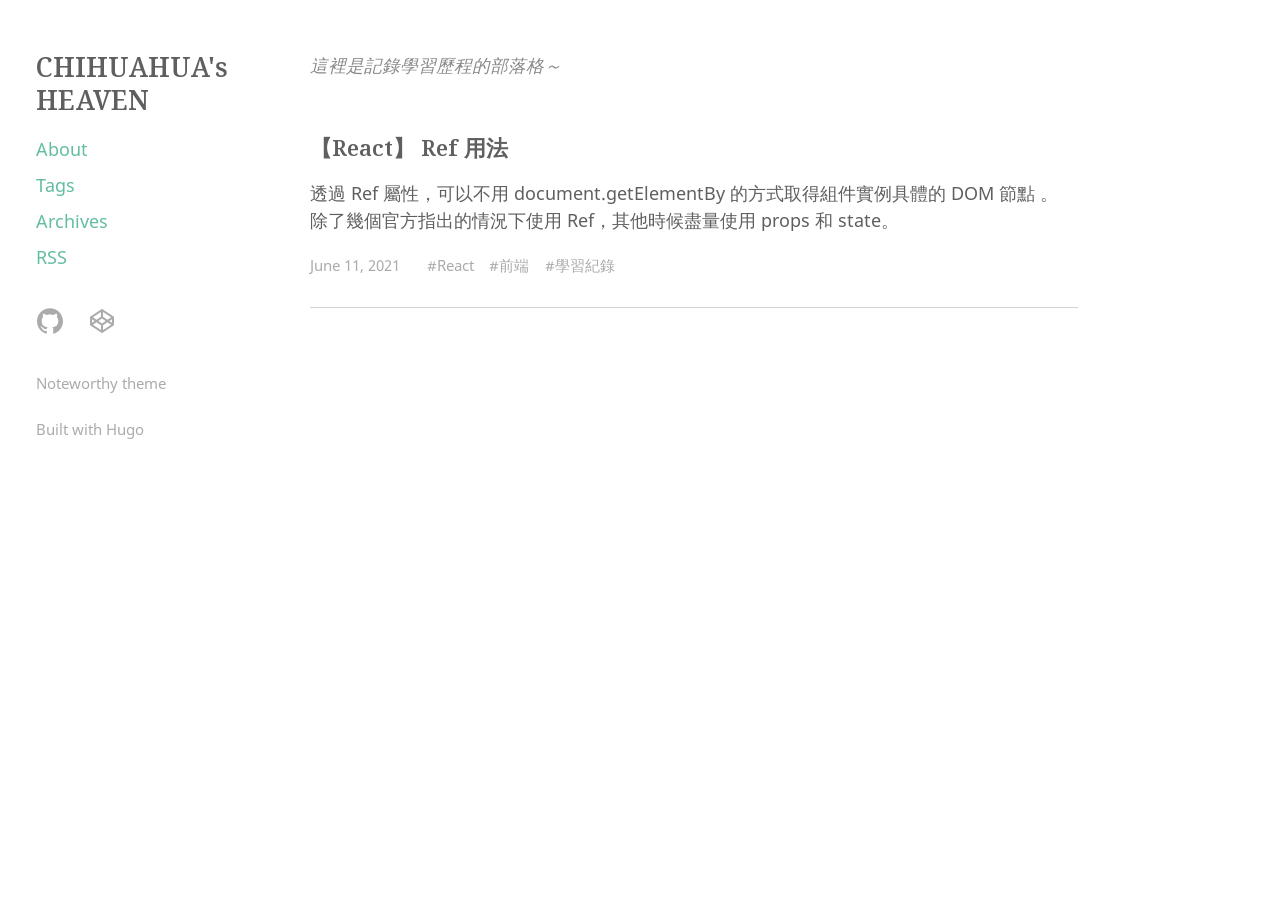
<file: index.html>
<!DOCTYPE html>

<html lang="zh-tw">
    <head>
	<meta name="generator" content="Hugo 0.83.1" />
    <meta charset="utf-8">
    <meta http-equiv="X-UA-Compatible" content="IE=edge,chrome=1">
    <meta name="viewport" content="width=device-width, initial-scale=1">
    <meta name="format-detection" content="telephone=no"/>

    <title>CHIHUAHUA&#39;s HEAVEN</title>
    
    <link rel="apple-touch-icon" sizes="180x180" href="/apple-touch-icon.png">
    <link rel="icon" type="image/png" sizes="32x32" href="/favicon-32x32.png">
    <link rel="icon" type="image/png" sizes="16x16" href="/favicon-16x16.png">
    <link rel="manifest" href="/manifest.json">
    <link rel="mask-icon" href="/safari-pinned-tab.svg" color="#FF3DB4">
    <meta name="theme-color" content="#ffffff">

    
    
    
    <link rel="stylesheet" href="https://ChihuahuaMH.github.io/css/main.min.975b1911c008aee6ab5fb42e51274b8268ebcb65dc15bd4a5f69b9eedb485c3e.css"/>

    
    
    

    
    
 
    
    <link rel="alternate" type="application/rss+xml" href="https://ChihuahuaMH.github.io/index.xml" title="CHIHUAHUA's HEAVEN" />
    </head>

    <body>
        
<nav>
  <header>
    <div class="site-title">
        <a href="/">CHIHUAHUA&#39;s HEAVEN</a>
    </div>  
</header>

  <div class="nav-menu">
  
    <a class="color-link nav-link" href="/about/">About</a>
  
    <a class="color-link nav-link" href="/tags/">Tags</a>
  
    <a class="color-link nav-link" href="/archives/">Archives</a>
  
  <a class="color-link nav-link" href="https://ChihuahuaMH.github.io/index.xml" target="_blank" rel="noopener" type="application/rss+xml">RSS</a>
</div>
<footer class="footer">
	<div class="social-icons">
        

    

    

    

    

    

    

    

    

    

    

    

    

    

    

    

    

    

    
    
    
    <a class="social-icon" href="#" target="_blank" rel="noopener" title="GitHub">
        <svg width="28px" height="28px" viewBox="0 0 28 28" version="1.1" fill="#ABABAB" xmlns="https://www.w3.org/2000/svg" xmlns:xlink="https://www.w3.org/1999/xlink">
            <path d="M13.9988029,1.32087331 C6.82105037,1.32087331 1,7.14112562 1,14.3212723 C1,20.0649109 4.72454649,24.9370678 9.89038951,26.6560892 C10.5408085,26.7757983 10.7778323,26.374374 10.7778323,26.0296121 C10.7778323,25.7215609 10.7666595,24.9035493 10.760275,23.8189856 C7.14426471,24.6042767 6.38131925,22.0760223 6.38131925,22.0760223 C5.78995672,20.5740732 4.93762853,20.1742451 4.93762853,20.1742451 C3.75729765,19.3682044 5.02701126,19.3841656 5.02701126,19.3841656 C6.33183953,19.4759425 7.01817121,20.7241085 7.01817121,20.7241085 C8.17775254,22.7104801 10.0611744,22.1366749 10.8017741,21.8038838 C10.919887,20.9643246 11.2558703,20.3913175 11.6269683,20.066507 C8.74038491,19.7385043 5.70536235,18.6228163 5.70536235,13.6413251 C5.70536235,12.2223743 6.21213051,11.0611968 7.04370914,10.1530044 C6.90963504,9.82420367 6.46351945,8.50181809 7.17139875,6.71256734 C7.17139875,6.71256734 8.26234691,6.36301702 10.7459099,8.04532771 C11.78259,7.75642995 12.8950858,7.61277914 14.000399,7.60719272 C15.1049142,7.61277914 16.2166119,7.75642995 17.2548881,8.04532771 C19.736855,6.36301702 20.8262071,6.71256734 20.8262071,6.71256734 C21.5356825,8.50181809 21.0895669,9.82420367 20.9562909,10.1530044 C21.7894656,11.0611968 22.2922435,12.2223743 22.2922435,13.6413251 C22.2922435,18.6355852 19.2524325,19.734514 16.3570705,20.0561322 C16.8231376,20.4575564 17.2389269,21.2508282 17.2389269,22.4638795 C17.2389269,24.2012564 17.2229657,25.603448 17.2229657,26.0296121 C17.2229657,26.3775663 17.4575954,26.7821827 18.116793,26.6552912 C23.2786458,24.9322794 27,20.0633148 27,14.3212723 C27,7.14112562 21.1789496,1.32087331 13.9988029,1.32087331"></path>
        </svg>
    </a>
    

    
    
    

    
    <a class="social-icon" href="#" target="_blank" rel="noopener" title="CodePen">
        <svg width="28px" height="28px" viewBox="0 0 28 28" version="1.1" fill="#ABABAB" xmlns="https://www.w3.org/2000/svg" xmlns:xlink="https://www.w3.org/1999/xlink">
            <path d="M23.9373074,15.7257163 L21.3573384,13.9998345 L23.9373074,12.2740355 L23.9373074,15.7257163 Z M15.0312843,23.0413101 L15.0312843,18.2311326 L19.5023755,15.2409171 L23.1116014,17.6547354 L15.0312843,23.0413101 Z M14.0001241,16.4396345 L10.352422,13.9998345 L14.0001241,11.5600345 L17.6474953,13.9998345 L14.0001241,16.4396345 Z M12.968633,23.0413101 L4.88823306,17.6547354 L8.49779004,15.2409171 L12.968633,18.2311326 L12.968633,23.0413101 Z M4.06260989,12.2740355 L6.6428271,13.9998345 L4.06260989,15.7257163 L4.06260989,12.2740355 Z M12.968633,4.9583589 L12.968633,9.76853646 L8.49779004,12.7594139 L4.88823306,10.3448509 L12.968633,4.9583589 Z M15.0312843,4.9583589 L23.1116014,10.3448509 L19.5023755,12.7594139 L15.0312843,9.76853646 L15.0312843,4.9583589 Z M25.990774,10.2091501 C25.9886227,10.1940079 25.9848164,10.1795277 25.9823341,10.1643855 C25.9772039,10.1352594 25.9719083,10.1062162 25.9642958,10.0778349 C25.9598276,10.0607895 25.953539,10.0444061 25.9482434,10.0280228 C25.939969,10.002703 25.9317773,9.97746595 25.9216825,9.95289088 C25.9146492,9.93584554 25.9065403,9.91880021 25.8986795,9.90241682 C25.88784,9.87900017 25.8765868,9.85624547 25.8635959,9.83423548 C25.8541631,9.81776935 25.8440683,9.80196518 25.8343044,9.78624375 C25.8204034,9.76473022 25.8061713,9.74387864 25.7906154,9.72368902 C25.7793622,9.7085468 25.7673642,9.69340459 25.7553663,9.67884158 C25.7389002,9.65997587 25.7218549,9.64102741 25.7038993,9.62332012 C25.690412,9.60950181 25.6770074,9.59560076 25.6628581,9.58294087 C25.6439097,9.56589554 25.624382,9.54942941 25.6044406,9.53370798 C25.5890502,9.52171005 25.5738252,9.50971212 25.5577728,9.49837614 C25.5517325,9.4945699 25.5464368,9.4895225 25.5407275,9.48571626 L14.5719703,2.17326668 C14.2255197,1.94224444 13.7743975,1.94224444 13.4278642,2.17326668 L2.45918979,9.48571626 C2.45348043,9.4895225 2.44810205,9.4945699 2.44214446,9.49837614 C2.42600931,9.50971212 2.41086709,9.52171005 2.39572488,9.53370798 C2.37553525,9.54942941 2.35592484,9.56589554 2.33739011,9.58294087 C2.3228271,9.59560076 2.309588,9.60950181 2.29601793,9.62332012 C2.2780624,9.64102741 2.26101707,9.65997587 2.24488192,9.67884158 C2.23255301,9.69340459 2.22055508,9.7085468 2.2092191,9.72368902 C2.19407688,9.74387864 2.17951388,9.76473022 2.1659438,9.78624375 C2.15551801,9.80196518 2.14575418,9.81776935 2.13632132,9.83423548 C2.12366144,9.85624547 2.11232546,9.87900017 2.10123772,9.90241682 C2.093377,9.91880021 2.08518531,9.93584554 2.07823479,9.95289088 C2.06813998,9.97746595 2.05994828,10.002703 2.05167385,10.0280228 C2.04629547,10.0444061 2.04033787,10.0607895 2.03562144,10.0778349 C2.02800896,10.1062162 2.02296156,10.1352594 2.01758318,10.1643855 C2.01510084,10.1795277 2.0112946,10.1940079 2.00939148,10.2091501 C2.00335115,10.2533356 1.99995863,10.2981831 1.99995863,10.3436097 L1.99995863,17.6560593 C1.99995863,17.701486 2.00335115,17.7463334 2.00939148,17.7911808 C2.0112946,17.8057438 2.01510084,17.8208033 2.01758318,17.8352836 C2.02296156,17.8644096 2.02800896,17.8933701 2.03562144,17.9218342 C2.04033787,17.9388795 2.04629547,17.9552629 2.05167385,17.971729 C2.05994828,17.9968833 2.06813998,18.0222031 2.07823479,18.0474401 C2.08518531,18.0645682 2.093377,18.0809516 2.10123772,18.0973349 C2.11232546,18.1205861 2.12366144,18.1433408 2.13632132,18.1660955 C2.14575418,18.1819824 2.15551801,18.1976211 2.1659438,18.2134253 C2.17951388,18.2349388 2.19407688,18.2557904 2.2092191,18.27598 C2.22055508,18.2917842 2.23255301,18.3062644 2.24488192,18.3207447 C2.26101707,18.3396932 2.2780624,18.3586416 2.29601793,18.3763489 C2.309588,18.3901672 2.3228271,18.4040683 2.33739011,18.4166454 C2.35592484,18.4338562 2.37553525,18.4502396 2.39572488,18.465961 C2.41086709,18.4780417 2.42600931,18.4899569 2.44214446,18.5012929 C2.44810205,18.5050991 2.45348043,18.5101465 2.45918979,18.51387 L13.4278642,25.8264023 C13.6011308,25.9419135 13.8006275,26 14.0001241,26 C14.1992898,26 14.3987037,25.9419135 14.5719703,25.8264023 L25.5407275,18.51387 C25.5464368,18.5101465 25.5517325,18.5050991 25.5577728,18.5012929 C25.5738252,18.4899569 25.5890502,18.4780417 25.6044406,18.465961 C25.624382,18.4502396 25.6439097,18.4338562 25.6628581,18.4166454 C25.6770074,18.4040683 25.690412,18.3901672 25.7038993,18.3763489 C25.7218549,18.3586416 25.7389002,18.3396932 25.7553663,18.3207447 C25.7673642,18.3062644 25.7793622,18.2917842 25.7906154,18.27598 C25.8061713,18.2557904 25.8204034,18.2349388 25.8343044,18.2134253 C25.8440683,18.1976211 25.8541631,18.1819824 25.8635959,18.1660955 C25.8765868,18.1433408 25.88784,18.1205861 25.8986795,18.0973349 C25.9065403,18.0809516 25.9146492,18.0645682 25.9216825,18.0474401 C25.9317773,18.0222031 25.939969,17.9968833 25.9482434,17.971729 C25.953539,17.9552629 25.9598276,17.9388795 25.9642958,17.9218342 C25.9719083,17.8933701 25.9772039,17.8644096 25.9823341,17.8352836 C25.9848164,17.8208033 25.9886227,17.8057438 25.990774,17.7911808 C25.9964834,17.7463334 26.0000414,17.701486 26.0000414,17.6560593 L26.0000414,10.3436097 C26.0000414,10.2981831 25.9964834,10.2533356 25.990774,10.2091501 L25.990774,10.2091501 Z"></path>
        </svg>
    </a>
    

    

    

    

    

</div>




	<p><a href="https://github.com/kimcc/hugo-theme-noteworthy" target="_blank" rel="noopener">Noteworthy theme</a></p>
	<p><a href="https://gohugo.io" target="_blank" rel="noopener">Built with Hugo</a></p>

	<script src="https://ChihuahuaMH.github.io/js/main.min.c1aee25a817e9beb1f9c4afd9d62311227a7f5e46720e404dc1dda97281f47f2.js" integrity="sha256-wa7iWoF+m+sfnEr9nWIxEien9eRnIOQE3B3alygfR/I=" crossorigin="anonymous"></script>
</footer>
</nav>

        <div id="content" class="content-container">
        
<div class = "article-content">
        
        <div class="description">
            <p>這裡是記錄學習歷程的部落格～</p>
        </div>
        
        
        
        
        <article>
            <h2>
                <a href="https://ChihuahuaMH.github.io/posts/my-first-post/">
                    【React】 Ref 用法
                </a>
            </h2>
            <div>
                <p>透過 Ref 屬性，可以不用 document.getElementBy 的方式取得組件實例具體的 DOM 節點 。
除了幾個官方指出的情況下使用 Ref，其他時候盡量使用 props 和 state。</p>
                
            </div>
            <div class="post-footer">
            <time>June 11, 2021</time>

            
            
                
                    <a class="tag" href="/tags/react">#React</a>
                
                    <a class="tag" href="/tags/%E5%89%8D%E7%AB%AF">#前端</a>
                
                    <a class="tag" href="/tags/%E5%AD%B8%E7%BF%92%E7%B4%80%E9%8C%84">#學習紀錄</a>
                
            
            </div> 
           
        </article>
        
    </div>
        
        <div class="paginator">
        
        
    </div>

        

<link rel="stylesheet" type="text/css" href="/css/katex.min.css" crossorigin="anonymous">
<script type="text/javascript" src="/js/katex.min.js" crossorigin="anonymous"></script>
<script type="text/javascript" src="/js/auto-render.min.js"onload="renderMathInElement(document.body);" crossorigin="anonymous"></script>

        </div>
        <footer class="footer-mobile">
	<div class="social-icons">
        

    

    

    

    

    

    

    

    

    

    

    

    

    

    

    

    

    

    
    
    
    <a class="social-icon" href="#" target="_blank" rel="noopener" title="GitHub">
        <svg width="28px" height="28px" viewBox="0 0 28 28" version="1.1" fill="#ABABAB" xmlns="https://www.w3.org/2000/svg" xmlns:xlink="https://www.w3.org/1999/xlink">
            <path d="M13.9988029,1.32087331 C6.82105037,1.32087331 1,7.14112562 1,14.3212723 C1,20.0649109 4.72454649,24.9370678 9.89038951,26.6560892 C10.5408085,26.7757983 10.7778323,26.374374 10.7778323,26.0296121 C10.7778323,25.7215609 10.7666595,24.9035493 10.760275,23.8189856 C7.14426471,24.6042767 6.38131925,22.0760223 6.38131925,22.0760223 C5.78995672,20.5740732 4.93762853,20.1742451 4.93762853,20.1742451 C3.75729765,19.3682044 5.02701126,19.3841656 5.02701126,19.3841656 C6.33183953,19.4759425 7.01817121,20.7241085 7.01817121,20.7241085 C8.17775254,22.7104801 10.0611744,22.1366749 10.8017741,21.8038838 C10.919887,20.9643246 11.2558703,20.3913175 11.6269683,20.066507 C8.74038491,19.7385043 5.70536235,18.6228163 5.70536235,13.6413251 C5.70536235,12.2223743 6.21213051,11.0611968 7.04370914,10.1530044 C6.90963504,9.82420367 6.46351945,8.50181809 7.17139875,6.71256734 C7.17139875,6.71256734 8.26234691,6.36301702 10.7459099,8.04532771 C11.78259,7.75642995 12.8950858,7.61277914 14.000399,7.60719272 C15.1049142,7.61277914 16.2166119,7.75642995 17.2548881,8.04532771 C19.736855,6.36301702 20.8262071,6.71256734 20.8262071,6.71256734 C21.5356825,8.50181809 21.0895669,9.82420367 20.9562909,10.1530044 C21.7894656,11.0611968 22.2922435,12.2223743 22.2922435,13.6413251 C22.2922435,18.6355852 19.2524325,19.734514 16.3570705,20.0561322 C16.8231376,20.4575564 17.2389269,21.2508282 17.2389269,22.4638795 C17.2389269,24.2012564 17.2229657,25.603448 17.2229657,26.0296121 C17.2229657,26.3775663 17.4575954,26.7821827 18.116793,26.6552912 C23.2786458,24.9322794 27,20.0633148 27,14.3212723 C27,7.14112562 21.1789496,1.32087331 13.9988029,1.32087331"></path>
        </svg>
    </a>
    

    
    
    

    
    <a class="social-icon" href="#" target="_blank" rel="noopener" title="CodePen">
        <svg width="28px" height="28px" viewBox="0 0 28 28" version="1.1" fill="#ABABAB" xmlns="https://www.w3.org/2000/svg" xmlns:xlink="https://www.w3.org/1999/xlink">
            <path d="M23.9373074,15.7257163 L21.3573384,13.9998345 L23.9373074,12.2740355 L23.9373074,15.7257163 Z M15.0312843,23.0413101 L15.0312843,18.2311326 L19.5023755,15.2409171 L23.1116014,17.6547354 L15.0312843,23.0413101 Z M14.0001241,16.4396345 L10.352422,13.9998345 L14.0001241,11.5600345 L17.6474953,13.9998345 L14.0001241,16.4396345 Z M12.968633,23.0413101 L4.88823306,17.6547354 L8.49779004,15.2409171 L12.968633,18.2311326 L12.968633,23.0413101 Z M4.06260989,12.2740355 L6.6428271,13.9998345 L4.06260989,15.7257163 L4.06260989,12.2740355 Z M12.968633,4.9583589 L12.968633,9.76853646 L8.49779004,12.7594139 L4.88823306,10.3448509 L12.968633,4.9583589 Z M15.0312843,4.9583589 L23.1116014,10.3448509 L19.5023755,12.7594139 L15.0312843,9.76853646 L15.0312843,4.9583589 Z M25.990774,10.2091501 C25.9886227,10.1940079 25.9848164,10.1795277 25.9823341,10.1643855 C25.9772039,10.1352594 25.9719083,10.1062162 25.9642958,10.0778349 C25.9598276,10.0607895 25.953539,10.0444061 25.9482434,10.0280228 C25.939969,10.002703 25.9317773,9.97746595 25.9216825,9.95289088 C25.9146492,9.93584554 25.9065403,9.91880021 25.8986795,9.90241682 C25.88784,9.87900017 25.8765868,9.85624547 25.8635959,9.83423548 C25.8541631,9.81776935 25.8440683,9.80196518 25.8343044,9.78624375 C25.8204034,9.76473022 25.8061713,9.74387864 25.7906154,9.72368902 C25.7793622,9.7085468 25.7673642,9.69340459 25.7553663,9.67884158 C25.7389002,9.65997587 25.7218549,9.64102741 25.7038993,9.62332012 C25.690412,9.60950181 25.6770074,9.59560076 25.6628581,9.58294087 C25.6439097,9.56589554 25.624382,9.54942941 25.6044406,9.53370798 C25.5890502,9.52171005 25.5738252,9.50971212 25.5577728,9.49837614 C25.5517325,9.4945699 25.5464368,9.4895225 25.5407275,9.48571626 L14.5719703,2.17326668 C14.2255197,1.94224444 13.7743975,1.94224444 13.4278642,2.17326668 L2.45918979,9.48571626 C2.45348043,9.4895225 2.44810205,9.4945699 2.44214446,9.49837614 C2.42600931,9.50971212 2.41086709,9.52171005 2.39572488,9.53370798 C2.37553525,9.54942941 2.35592484,9.56589554 2.33739011,9.58294087 C2.3228271,9.59560076 2.309588,9.60950181 2.29601793,9.62332012 C2.2780624,9.64102741 2.26101707,9.65997587 2.24488192,9.67884158 C2.23255301,9.69340459 2.22055508,9.7085468 2.2092191,9.72368902 C2.19407688,9.74387864 2.17951388,9.76473022 2.1659438,9.78624375 C2.15551801,9.80196518 2.14575418,9.81776935 2.13632132,9.83423548 C2.12366144,9.85624547 2.11232546,9.87900017 2.10123772,9.90241682 C2.093377,9.91880021 2.08518531,9.93584554 2.07823479,9.95289088 C2.06813998,9.97746595 2.05994828,10.002703 2.05167385,10.0280228 C2.04629547,10.0444061 2.04033787,10.0607895 2.03562144,10.0778349 C2.02800896,10.1062162 2.02296156,10.1352594 2.01758318,10.1643855 C2.01510084,10.1795277 2.0112946,10.1940079 2.00939148,10.2091501 C2.00335115,10.2533356 1.99995863,10.2981831 1.99995863,10.3436097 L1.99995863,17.6560593 C1.99995863,17.701486 2.00335115,17.7463334 2.00939148,17.7911808 C2.0112946,17.8057438 2.01510084,17.8208033 2.01758318,17.8352836 C2.02296156,17.8644096 2.02800896,17.8933701 2.03562144,17.9218342 C2.04033787,17.9388795 2.04629547,17.9552629 2.05167385,17.971729 C2.05994828,17.9968833 2.06813998,18.0222031 2.07823479,18.0474401 C2.08518531,18.0645682 2.093377,18.0809516 2.10123772,18.0973349 C2.11232546,18.1205861 2.12366144,18.1433408 2.13632132,18.1660955 C2.14575418,18.1819824 2.15551801,18.1976211 2.1659438,18.2134253 C2.17951388,18.2349388 2.19407688,18.2557904 2.2092191,18.27598 C2.22055508,18.2917842 2.23255301,18.3062644 2.24488192,18.3207447 C2.26101707,18.3396932 2.2780624,18.3586416 2.29601793,18.3763489 C2.309588,18.3901672 2.3228271,18.4040683 2.33739011,18.4166454 C2.35592484,18.4338562 2.37553525,18.4502396 2.39572488,18.465961 C2.41086709,18.4780417 2.42600931,18.4899569 2.44214446,18.5012929 C2.44810205,18.5050991 2.45348043,18.5101465 2.45918979,18.51387 L13.4278642,25.8264023 C13.6011308,25.9419135 13.8006275,26 14.0001241,26 C14.1992898,26 14.3987037,25.9419135 14.5719703,25.8264023 L25.5407275,18.51387 C25.5464368,18.5101465 25.5517325,18.5050991 25.5577728,18.5012929 C25.5738252,18.4899569 25.5890502,18.4780417 25.6044406,18.465961 C25.624382,18.4502396 25.6439097,18.4338562 25.6628581,18.4166454 C25.6770074,18.4040683 25.690412,18.3901672 25.7038993,18.3763489 C25.7218549,18.3586416 25.7389002,18.3396932 25.7553663,18.3207447 C25.7673642,18.3062644 25.7793622,18.2917842 25.7906154,18.27598 C25.8061713,18.2557904 25.8204034,18.2349388 25.8343044,18.2134253 C25.8440683,18.1976211 25.8541631,18.1819824 25.8635959,18.1660955 C25.8765868,18.1433408 25.88784,18.1205861 25.8986795,18.0973349 C25.9065403,18.0809516 25.9146492,18.0645682 25.9216825,18.0474401 C25.9317773,18.0222031 25.939969,17.9968833 25.9482434,17.971729 C25.953539,17.9552629 25.9598276,17.9388795 25.9642958,17.9218342 C25.9719083,17.8933701 25.9772039,17.8644096 25.9823341,17.8352836 C25.9848164,17.8208033 25.9886227,17.8057438 25.990774,17.7911808 C25.9964834,17.7463334 26.0000414,17.701486 26.0000414,17.6560593 L26.0000414,10.3436097 C26.0000414,10.2981831 25.9964834,10.2533356 25.990774,10.2091501 L25.990774,10.2091501 Z"></path>
        </svg>
    </a>
    

    

    

    

    

</div>




	<div class="footer-mobile-links">
		<p><a href="https://github.com/kimcc/hugo-theme-noteworthy" target="_blank" rel="noopener">Noteworthy theme</a></p>
		<span class="divider-bar">|</span>
		<p><a href="https://gohugo.io" target="_blank" rel="noopener">Built with Hugo</a></p>
	</div>

	<script src="https://ChihuahuaMH.github.io/js/main.min.c1aee25a817e9beb1f9c4afd9d62311227a7f5e46720e404dc1dda97281f47f2.js" integrity="sha256-wa7iWoF+m+sfnEr9nWIxEien9eRnIOQE3B3alygfR/I=" crossorigin="anonymous"></script>
</footer>
    </body>
</html>
</file>
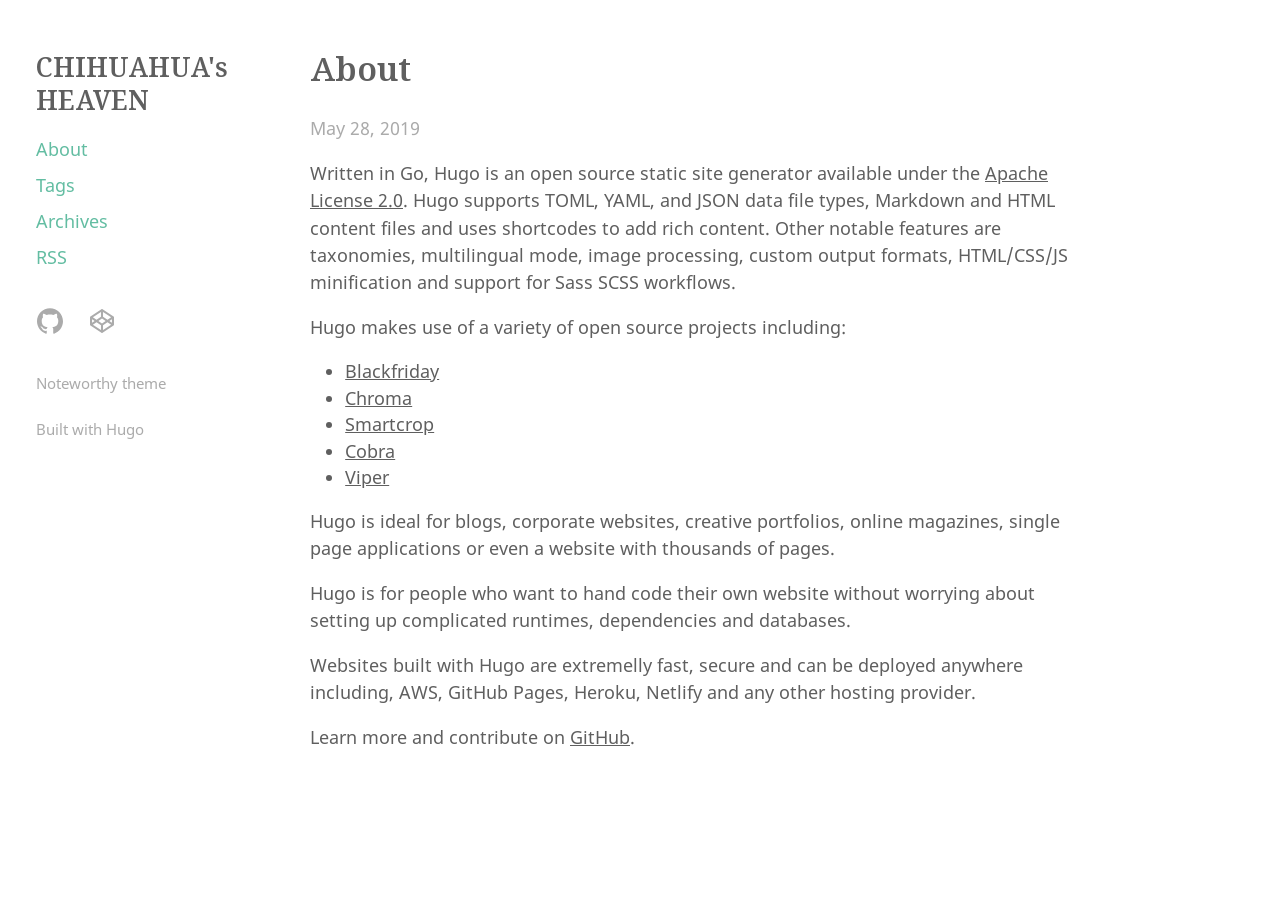
<file: about/index.html>
<!DOCTYPE html>

<html lang="zh-tw">
    <head>
    <meta charset="utf-8">
    <meta http-equiv="X-UA-Compatible" content="IE=edge,chrome=1">
    <meta name="viewport" content="width=device-width, initial-scale=1">
    <meta name="format-detection" content="telephone=no"/>

    <title>About | CHIHUAHUA&#39;s HEAVEN</title>
    
    <link rel="apple-touch-icon" sizes="180x180" href="/apple-touch-icon.png">
    <link rel="icon" type="image/png" sizes="32x32" href="/favicon-32x32.png">
    <link rel="icon" type="image/png" sizes="16x16" href="/favicon-16x16.png">
    <link rel="manifest" href="/manifest.json">
    <link rel="mask-icon" href="/safari-pinned-tab.svg" color="#FF3DB4">
    <meta name="theme-color" content="#ffffff">

    
    
    
    <link rel="stylesheet" href="https://ChihuahuaMH.github.io/css/main.min.975b1911c008aee6ab5fb42e51274b8268ebcb65dc15bd4a5f69b9eedb485c3e.css"/>

    
    
    

    
    
 
    </head>

    <body>
        
<nav>
  <header>
    <div class="site-title">
        <a href="/">CHIHUAHUA&#39;s HEAVEN</a>
    </div>  
</header>

  <div class="nav-menu">
  
    <a class="color-link nav-link" href="/about/">About</a>
  
    <a class="color-link nav-link" href="/tags/">Tags</a>
  
    <a class="color-link nav-link" href="/archives/">Archives</a>
  
  <a class="color-link nav-link" href="https://ChihuahuaMH.github.io/index.xml" target="_blank" rel="noopener" type="application/rss+xml">RSS</a>
</div>
<footer class="footer">
	<div class="social-icons">
        

    

    

    

    

    

    

    

    

    

    

    

    

    

    

    

    

    

    
    
    
    <a class="social-icon" href="#" target="_blank" rel="noopener" title="GitHub">
        <svg width="28px" height="28px" viewBox="0 0 28 28" version="1.1" fill="#ABABAB" xmlns="https://www.w3.org/2000/svg" xmlns:xlink="https://www.w3.org/1999/xlink">
            <path d="M13.9988029,1.32087331 C6.82105037,1.32087331 1,7.14112562 1,14.3212723 C1,20.0649109 4.72454649,24.9370678 9.89038951,26.6560892 C10.5408085,26.7757983 10.7778323,26.374374 10.7778323,26.0296121 C10.7778323,25.7215609 10.7666595,24.9035493 10.760275,23.8189856 C7.14426471,24.6042767 6.38131925,22.0760223 6.38131925,22.0760223 C5.78995672,20.5740732 4.93762853,20.1742451 4.93762853,20.1742451 C3.75729765,19.3682044 5.02701126,19.3841656 5.02701126,19.3841656 C6.33183953,19.4759425 7.01817121,20.7241085 7.01817121,20.7241085 C8.17775254,22.7104801 10.0611744,22.1366749 10.8017741,21.8038838 C10.919887,20.9643246 11.2558703,20.3913175 11.6269683,20.066507 C8.74038491,19.7385043 5.70536235,18.6228163 5.70536235,13.6413251 C5.70536235,12.2223743 6.21213051,11.0611968 7.04370914,10.1530044 C6.90963504,9.82420367 6.46351945,8.50181809 7.17139875,6.71256734 C7.17139875,6.71256734 8.26234691,6.36301702 10.7459099,8.04532771 C11.78259,7.75642995 12.8950858,7.61277914 14.000399,7.60719272 C15.1049142,7.61277914 16.2166119,7.75642995 17.2548881,8.04532771 C19.736855,6.36301702 20.8262071,6.71256734 20.8262071,6.71256734 C21.5356825,8.50181809 21.0895669,9.82420367 20.9562909,10.1530044 C21.7894656,11.0611968 22.2922435,12.2223743 22.2922435,13.6413251 C22.2922435,18.6355852 19.2524325,19.734514 16.3570705,20.0561322 C16.8231376,20.4575564 17.2389269,21.2508282 17.2389269,22.4638795 C17.2389269,24.2012564 17.2229657,25.603448 17.2229657,26.0296121 C17.2229657,26.3775663 17.4575954,26.7821827 18.116793,26.6552912 C23.2786458,24.9322794 27,20.0633148 27,14.3212723 C27,7.14112562 21.1789496,1.32087331 13.9988029,1.32087331"></path>
        </svg>
    </a>
    

    
    
    

    
    <a class="social-icon" href="#" target="_blank" rel="noopener" title="CodePen">
        <svg width="28px" height="28px" viewBox="0 0 28 28" version="1.1" fill="#ABABAB" xmlns="https://www.w3.org/2000/svg" xmlns:xlink="https://www.w3.org/1999/xlink">
            <path d="M23.9373074,15.7257163 L21.3573384,13.9998345 L23.9373074,12.2740355 L23.9373074,15.7257163 Z M15.0312843,23.0413101 L15.0312843,18.2311326 L19.5023755,15.2409171 L23.1116014,17.6547354 L15.0312843,23.0413101 Z M14.0001241,16.4396345 L10.352422,13.9998345 L14.0001241,11.5600345 L17.6474953,13.9998345 L14.0001241,16.4396345 Z M12.968633,23.0413101 L4.88823306,17.6547354 L8.49779004,15.2409171 L12.968633,18.2311326 L12.968633,23.0413101 Z M4.06260989,12.2740355 L6.6428271,13.9998345 L4.06260989,15.7257163 L4.06260989,12.2740355 Z M12.968633,4.9583589 L12.968633,9.76853646 L8.49779004,12.7594139 L4.88823306,10.3448509 L12.968633,4.9583589 Z M15.0312843,4.9583589 L23.1116014,10.3448509 L19.5023755,12.7594139 L15.0312843,9.76853646 L15.0312843,4.9583589 Z M25.990774,10.2091501 C25.9886227,10.1940079 25.9848164,10.1795277 25.9823341,10.1643855 C25.9772039,10.1352594 25.9719083,10.1062162 25.9642958,10.0778349 C25.9598276,10.0607895 25.953539,10.0444061 25.9482434,10.0280228 C25.939969,10.002703 25.9317773,9.97746595 25.9216825,9.95289088 C25.9146492,9.93584554 25.9065403,9.91880021 25.8986795,9.90241682 C25.88784,9.87900017 25.8765868,9.85624547 25.8635959,9.83423548 C25.8541631,9.81776935 25.8440683,9.80196518 25.8343044,9.78624375 C25.8204034,9.76473022 25.8061713,9.74387864 25.7906154,9.72368902 C25.7793622,9.7085468 25.7673642,9.69340459 25.7553663,9.67884158 C25.7389002,9.65997587 25.7218549,9.64102741 25.7038993,9.62332012 C25.690412,9.60950181 25.6770074,9.59560076 25.6628581,9.58294087 C25.6439097,9.56589554 25.624382,9.54942941 25.6044406,9.53370798 C25.5890502,9.52171005 25.5738252,9.50971212 25.5577728,9.49837614 C25.5517325,9.4945699 25.5464368,9.4895225 25.5407275,9.48571626 L14.5719703,2.17326668 C14.2255197,1.94224444 13.7743975,1.94224444 13.4278642,2.17326668 L2.45918979,9.48571626 C2.45348043,9.4895225 2.44810205,9.4945699 2.44214446,9.49837614 C2.42600931,9.50971212 2.41086709,9.52171005 2.39572488,9.53370798 C2.37553525,9.54942941 2.35592484,9.56589554 2.33739011,9.58294087 C2.3228271,9.59560076 2.309588,9.60950181 2.29601793,9.62332012 C2.2780624,9.64102741 2.26101707,9.65997587 2.24488192,9.67884158 C2.23255301,9.69340459 2.22055508,9.7085468 2.2092191,9.72368902 C2.19407688,9.74387864 2.17951388,9.76473022 2.1659438,9.78624375 C2.15551801,9.80196518 2.14575418,9.81776935 2.13632132,9.83423548 C2.12366144,9.85624547 2.11232546,9.87900017 2.10123772,9.90241682 C2.093377,9.91880021 2.08518531,9.93584554 2.07823479,9.95289088 C2.06813998,9.97746595 2.05994828,10.002703 2.05167385,10.0280228 C2.04629547,10.0444061 2.04033787,10.0607895 2.03562144,10.0778349 C2.02800896,10.1062162 2.02296156,10.1352594 2.01758318,10.1643855 C2.01510084,10.1795277 2.0112946,10.1940079 2.00939148,10.2091501 C2.00335115,10.2533356 1.99995863,10.2981831 1.99995863,10.3436097 L1.99995863,17.6560593 C1.99995863,17.701486 2.00335115,17.7463334 2.00939148,17.7911808 C2.0112946,17.8057438 2.01510084,17.8208033 2.01758318,17.8352836 C2.02296156,17.8644096 2.02800896,17.8933701 2.03562144,17.9218342 C2.04033787,17.9388795 2.04629547,17.9552629 2.05167385,17.971729 C2.05994828,17.9968833 2.06813998,18.0222031 2.07823479,18.0474401 C2.08518531,18.0645682 2.093377,18.0809516 2.10123772,18.0973349 C2.11232546,18.1205861 2.12366144,18.1433408 2.13632132,18.1660955 C2.14575418,18.1819824 2.15551801,18.1976211 2.1659438,18.2134253 C2.17951388,18.2349388 2.19407688,18.2557904 2.2092191,18.27598 C2.22055508,18.2917842 2.23255301,18.3062644 2.24488192,18.3207447 C2.26101707,18.3396932 2.2780624,18.3586416 2.29601793,18.3763489 C2.309588,18.3901672 2.3228271,18.4040683 2.33739011,18.4166454 C2.35592484,18.4338562 2.37553525,18.4502396 2.39572488,18.465961 C2.41086709,18.4780417 2.42600931,18.4899569 2.44214446,18.5012929 C2.44810205,18.5050991 2.45348043,18.5101465 2.45918979,18.51387 L13.4278642,25.8264023 C13.6011308,25.9419135 13.8006275,26 14.0001241,26 C14.1992898,26 14.3987037,25.9419135 14.5719703,25.8264023 L25.5407275,18.51387 C25.5464368,18.5101465 25.5517325,18.5050991 25.5577728,18.5012929 C25.5738252,18.4899569 25.5890502,18.4780417 25.6044406,18.465961 C25.624382,18.4502396 25.6439097,18.4338562 25.6628581,18.4166454 C25.6770074,18.4040683 25.690412,18.3901672 25.7038993,18.3763489 C25.7218549,18.3586416 25.7389002,18.3396932 25.7553663,18.3207447 C25.7673642,18.3062644 25.7793622,18.2917842 25.7906154,18.27598 C25.8061713,18.2557904 25.8204034,18.2349388 25.8343044,18.2134253 C25.8440683,18.1976211 25.8541631,18.1819824 25.8635959,18.1660955 C25.8765868,18.1433408 25.88784,18.1205861 25.8986795,18.0973349 C25.9065403,18.0809516 25.9146492,18.0645682 25.9216825,18.0474401 C25.9317773,18.0222031 25.939969,17.9968833 25.9482434,17.971729 C25.953539,17.9552629 25.9598276,17.9388795 25.9642958,17.9218342 C25.9719083,17.8933701 25.9772039,17.8644096 25.9823341,17.8352836 C25.9848164,17.8208033 25.9886227,17.8057438 25.990774,17.7911808 C25.9964834,17.7463334 26.0000414,17.701486 26.0000414,17.6560593 L26.0000414,10.3436097 C26.0000414,10.2981831 25.9964834,10.2533356 25.990774,10.2091501 L25.990774,10.2091501 Z"></path>
        </svg>
    </a>
    

    

    

    

    

</div>




	<p><a href="https://github.com/kimcc/hugo-theme-noteworthy" target="_blank" rel="noopener">Noteworthy theme</a></p>
	<p><a href="https://gohugo.io" target="_blank" rel="noopener">Built with Hugo</a></p>

	<script src="https://ChihuahuaMH.github.io/js/main.min.c1aee25a817e9beb1f9c4afd9d62311227a7f5e46720e404dc1dda97281f47f2.js" integrity="sha256-wa7iWoF+m+sfnEr9nWIxEien9eRnIOQE3B3alygfR/I=" crossorigin="anonymous"></script>
</footer>
</nav>

        <div id="content" class="content-container">
        

<h1 class="post-title">About</h1>
    
    <time>May 28, 2019</time>
    
    <div>
        <p>
        <p>Written in Go, Hugo is an open source static site generator available under the <a href="https://github.com/gohugoio/hugo/blob/master/LICENSE">Apache License 2.0</a>. Hugo supports TOML, YAML, and JSON data file types, Markdown and HTML content files and uses shortcodes to add rich content. Other notable features are taxonomies, multilingual mode, image processing, custom output formats, HTML/CSS/JS minification and support for Sass SCSS workflows.</p>
<p>Hugo makes use of a variety of open source projects including:</p>
<ul>
<li><a href="https://github.com/russross/blackfriday">Blackfriday</a></li>
<li><a href="https://github.com/alecthomas/chroma">Chroma</a></li>
<li><a href="https://github.com/muesli/smartcrop">Smartcrop</a></li>
<li><a href="https://github.com/spf13/cobra">Cobra</a></li>
<li><a href="https://github.com/spf13/viper">Viper</a></li>
</ul>
<p>Hugo is ideal for blogs, corporate websites, creative portfolios, online magazines, single page applications or even a website with thousands of pages.</p>
<p>Hugo is for people who want to hand code their own website without worrying about setting up complicated runtimes, dependencies and databases.</p>
<p>Websites built with Hugo are extremelly fast, secure and can be deployed anywhere including, AWS, GitHub Pages, Heroku, Netlify and any other hosting provider.</p>
<p>Learn more and contribute on <a href="https://github.com/gohugoio">GitHub</a>.</p>

        </p>
    </div>
    

    

    <div class="page-footer">
        
    </div>


        

<link rel="stylesheet" type="text/css" href="/css/katex.min.css" crossorigin="anonymous">
<script type="text/javascript" src="/js/katex.min.js" crossorigin="anonymous"></script>
<script type="text/javascript" src="/js/auto-render.min.js"onload="renderMathInElement(document.body);" crossorigin="anonymous"></script>

        </div>
        <footer class="footer-mobile">
	<div class="social-icons">
        

    

    

    

    

    

    

    

    

    

    

    

    

    

    

    

    

    

    
    
    
    <a class="social-icon" href="#" target="_blank" rel="noopener" title="GitHub">
        <svg width="28px" height="28px" viewBox="0 0 28 28" version="1.1" fill="#ABABAB" xmlns="https://www.w3.org/2000/svg" xmlns:xlink="https://www.w3.org/1999/xlink">
            <path d="M13.9988029,1.32087331 C6.82105037,1.32087331 1,7.14112562 1,14.3212723 C1,20.0649109 4.72454649,24.9370678 9.89038951,26.6560892 C10.5408085,26.7757983 10.7778323,26.374374 10.7778323,26.0296121 C10.7778323,25.7215609 10.7666595,24.9035493 10.760275,23.8189856 C7.14426471,24.6042767 6.38131925,22.0760223 6.38131925,22.0760223 C5.78995672,20.5740732 4.93762853,20.1742451 4.93762853,20.1742451 C3.75729765,19.3682044 5.02701126,19.3841656 5.02701126,19.3841656 C6.33183953,19.4759425 7.01817121,20.7241085 7.01817121,20.7241085 C8.17775254,22.7104801 10.0611744,22.1366749 10.8017741,21.8038838 C10.919887,20.9643246 11.2558703,20.3913175 11.6269683,20.066507 C8.74038491,19.7385043 5.70536235,18.6228163 5.70536235,13.6413251 C5.70536235,12.2223743 6.21213051,11.0611968 7.04370914,10.1530044 C6.90963504,9.82420367 6.46351945,8.50181809 7.17139875,6.71256734 C7.17139875,6.71256734 8.26234691,6.36301702 10.7459099,8.04532771 C11.78259,7.75642995 12.8950858,7.61277914 14.000399,7.60719272 C15.1049142,7.61277914 16.2166119,7.75642995 17.2548881,8.04532771 C19.736855,6.36301702 20.8262071,6.71256734 20.8262071,6.71256734 C21.5356825,8.50181809 21.0895669,9.82420367 20.9562909,10.1530044 C21.7894656,11.0611968 22.2922435,12.2223743 22.2922435,13.6413251 C22.2922435,18.6355852 19.2524325,19.734514 16.3570705,20.0561322 C16.8231376,20.4575564 17.2389269,21.2508282 17.2389269,22.4638795 C17.2389269,24.2012564 17.2229657,25.603448 17.2229657,26.0296121 C17.2229657,26.3775663 17.4575954,26.7821827 18.116793,26.6552912 C23.2786458,24.9322794 27,20.0633148 27,14.3212723 C27,7.14112562 21.1789496,1.32087331 13.9988029,1.32087331"></path>
        </svg>
    </a>
    

    
    
    

    
    <a class="social-icon" href="#" target="_blank" rel="noopener" title="CodePen">
        <svg width="28px" height="28px" viewBox="0 0 28 28" version="1.1" fill="#ABABAB" xmlns="https://www.w3.org/2000/svg" xmlns:xlink="https://www.w3.org/1999/xlink">
            <path d="M23.9373074,15.7257163 L21.3573384,13.9998345 L23.9373074,12.2740355 L23.9373074,15.7257163 Z M15.0312843,23.0413101 L15.0312843,18.2311326 L19.5023755,15.2409171 L23.1116014,17.6547354 L15.0312843,23.0413101 Z M14.0001241,16.4396345 L10.352422,13.9998345 L14.0001241,11.5600345 L17.6474953,13.9998345 L14.0001241,16.4396345 Z M12.968633,23.0413101 L4.88823306,17.6547354 L8.49779004,15.2409171 L12.968633,18.2311326 L12.968633,23.0413101 Z M4.06260989,12.2740355 L6.6428271,13.9998345 L4.06260989,15.7257163 L4.06260989,12.2740355 Z M12.968633,4.9583589 L12.968633,9.76853646 L8.49779004,12.7594139 L4.88823306,10.3448509 L12.968633,4.9583589 Z M15.0312843,4.9583589 L23.1116014,10.3448509 L19.5023755,12.7594139 L15.0312843,9.76853646 L15.0312843,4.9583589 Z M25.990774,10.2091501 C25.9886227,10.1940079 25.9848164,10.1795277 25.9823341,10.1643855 C25.9772039,10.1352594 25.9719083,10.1062162 25.9642958,10.0778349 C25.9598276,10.0607895 25.953539,10.0444061 25.9482434,10.0280228 C25.939969,10.002703 25.9317773,9.97746595 25.9216825,9.95289088 C25.9146492,9.93584554 25.9065403,9.91880021 25.8986795,9.90241682 C25.88784,9.87900017 25.8765868,9.85624547 25.8635959,9.83423548 C25.8541631,9.81776935 25.8440683,9.80196518 25.8343044,9.78624375 C25.8204034,9.76473022 25.8061713,9.74387864 25.7906154,9.72368902 C25.7793622,9.7085468 25.7673642,9.69340459 25.7553663,9.67884158 C25.7389002,9.65997587 25.7218549,9.64102741 25.7038993,9.62332012 C25.690412,9.60950181 25.6770074,9.59560076 25.6628581,9.58294087 C25.6439097,9.56589554 25.624382,9.54942941 25.6044406,9.53370798 C25.5890502,9.52171005 25.5738252,9.50971212 25.5577728,9.49837614 C25.5517325,9.4945699 25.5464368,9.4895225 25.5407275,9.48571626 L14.5719703,2.17326668 C14.2255197,1.94224444 13.7743975,1.94224444 13.4278642,2.17326668 L2.45918979,9.48571626 C2.45348043,9.4895225 2.44810205,9.4945699 2.44214446,9.49837614 C2.42600931,9.50971212 2.41086709,9.52171005 2.39572488,9.53370798 C2.37553525,9.54942941 2.35592484,9.56589554 2.33739011,9.58294087 C2.3228271,9.59560076 2.309588,9.60950181 2.29601793,9.62332012 C2.2780624,9.64102741 2.26101707,9.65997587 2.24488192,9.67884158 C2.23255301,9.69340459 2.22055508,9.7085468 2.2092191,9.72368902 C2.19407688,9.74387864 2.17951388,9.76473022 2.1659438,9.78624375 C2.15551801,9.80196518 2.14575418,9.81776935 2.13632132,9.83423548 C2.12366144,9.85624547 2.11232546,9.87900017 2.10123772,9.90241682 C2.093377,9.91880021 2.08518531,9.93584554 2.07823479,9.95289088 C2.06813998,9.97746595 2.05994828,10.002703 2.05167385,10.0280228 C2.04629547,10.0444061 2.04033787,10.0607895 2.03562144,10.0778349 C2.02800896,10.1062162 2.02296156,10.1352594 2.01758318,10.1643855 C2.01510084,10.1795277 2.0112946,10.1940079 2.00939148,10.2091501 C2.00335115,10.2533356 1.99995863,10.2981831 1.99995863,10.3436097 L1.99995863,17.6560593 C1.99995863,17.701486 2.00335115,17.7463334 2.00939148,17.7911808 C2.0112946,17.8057438 2.01510084,17.8208033 2.01758318,17.8352836 C2.02296156,17.8644096 2.02800896,17.8933701 2.03562144,17.9218342 C2.04033787,17.9388795 2.04629547,17.9552629 2.05167385,17.971729 C2.05994828,17.9968833 2.06813998,18.0222031 2.07823479,18.0474401 C2.08518531,18.0645682 2.093377,18.0809516 2.10123772,18.0973349 C2.11232546,18.1205861 2.12366144,18.1433408 2.13632132,18.1660955 C2.14575418,18.1819824 2.15551801,18.1976211 2.1659438,18.2134253 C2.17951388,18.2349388 2.19407688,18.2557904 2.2092191,18.27598 C2.22055508,18.2917842 2.23255301,18.3062644 2.24488192,18.3207447 C2.26101707,18.3396932 2.2780624,18.3586416 2.29601793,18.3763489 C2.309588,18.3901672 2.3228271,18.4040683 2.33739011,18.4166454 C2.35592484,18.4338562 2.37553525,18.4502396 2.39572488,18.465961 C2.41086709,18.4780417 2.42600931,18.4899569 2.44214446,18.5012929 C2.44810205,18.5050991 2.45348043,18.5101465 2.45918979,18.51387 L13.4278642,25.8264023 C13.6011308,25.9419135 13.8006275,26 14.0001241,26 C14.1992898,26 14.3987037,25.9419135 14.5719703,25.8264023 L25.5407275,18.51387 C25.5464368,18.5101465 25.5517325,18.5050991 25.5577728,18.5012929 C25.5738252,18.4899569 25.5890502,18.4780417 25.6044406,18.465961 C25.624382,18.4502396 25.6439097,18.4338562 25.6628581,18.4166454 C25.6770074,18.4040683 25.690412,18.3901672 25.7038993,18.3763489 C25.7218549,18.3586416 25.7389002,18.3396932 25.7553663,18.3207447 C25.7673642,18.3062644 25.7793622,18.2917842 25.7906154,18.27598 C25.8061713,18.2557904 25.8204034,18.2349388 25.8343044,18.2134253 C25.8440683,18.1976211 25.8541631,18.1819824 25.8635959,18.1660955 C25.8765868,18.1433408 25.88784,18.1205861 25.8986795,18.0973349 C25.9065403,18.0809516 25.9146492,18.0645682 25.9216825,18.0474401 C25.9317773,18.0222031 25.939969,17.9968833 25.9482434,17.971729 C25.953539,17.9552629 25.9598276,17.9388795 25.9642958,17.9218342 C25.9719083,17.8933701 25.9772039,17.8644096 25.9823341,17.8352836 C25.9848164,17.8208033 25.9886227,17.8057438 25.990774,17.7911808 C25.9964834,17.7463334 26.0000414,17.701486 26.0000414,17.6560593 L26.0000414,10.3436097 C26.0000414,10.2981831 25.9964834,10.2533356 25.990774,10.2091501 L25.990774,10.2091501 Z"></path>
        </svg>
    </a>
    

    

    

    

    

</div>




	<div class="footer-mobile-links">
		<p><a href="https://github.com/kimcc/hugo-theme-noteworthy" target="_blank" rel="noopener">Noteworthy theme</a></p>
		<span class="divider-bar">|</span>
		<p><a href="https://gohugo.io" target="_blank" rel="noopener">Built with Hugo</a></p>
	</div>

	<script src="https://ChihuahuaMH.github.io/js/main.min.c1aee25a817e9beb1f9c4afd9d62311227a7f5e46720e404dc1dda97281f47f2.js" integrity="sha256-wa7iWoF+m+sfnEr9nWIxEien9eRnIOQE3B3alygfR/I=" crossorigin="anonymous"></script>
</footer>
    </body>
</html>
</file>
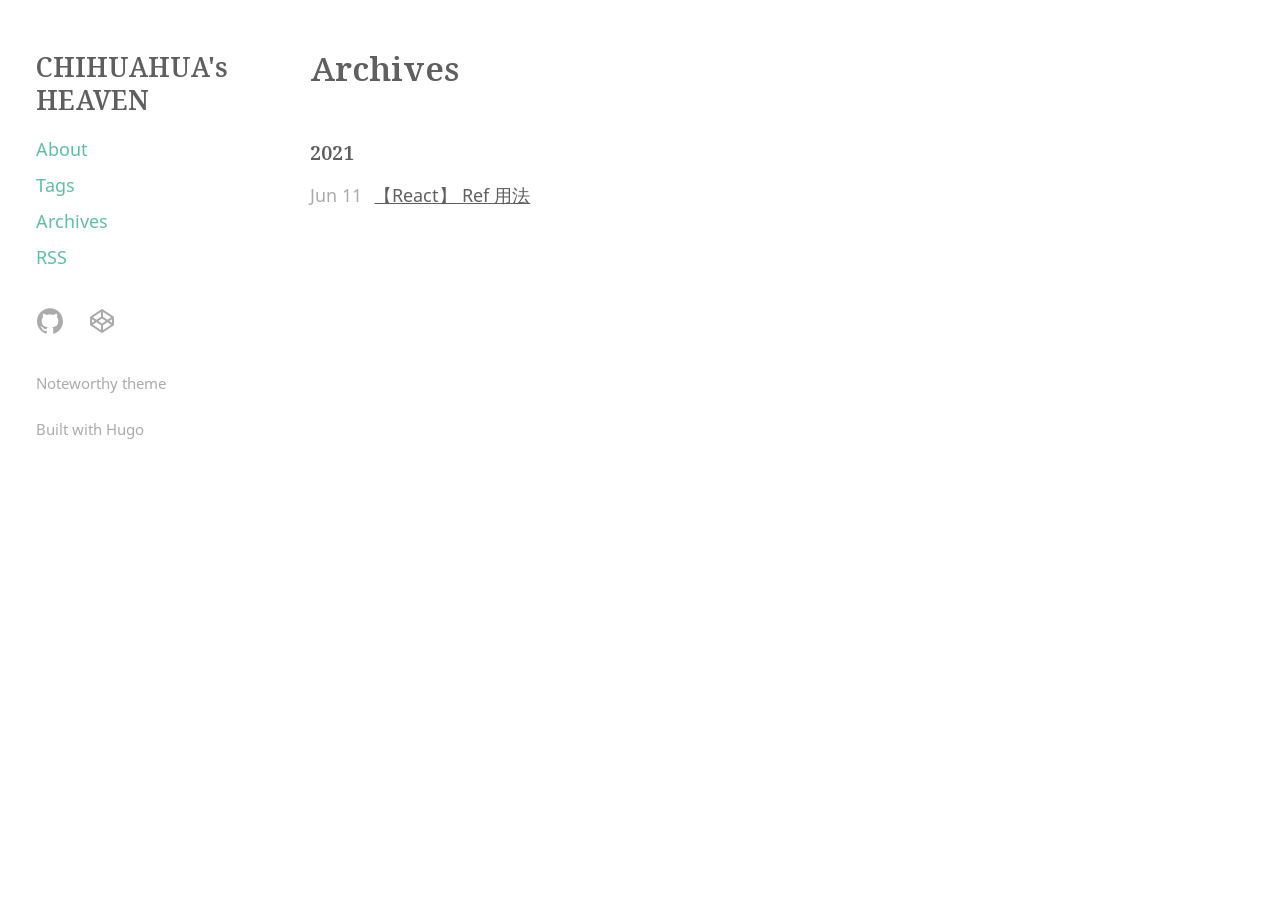
<file: archives/index.html>
<!DOCTYPE html>

<html lang="zh-tw">
    <head>
    <meta charset="utf-8">
    <meta http-equiv="X-UA-Compatible" content="IE=edge,chrome=1">
    <meta name="viewport" content="width=device-width, initial-scale=1">
    <meta name="format-detection" content="telephone=no"/>

    <title> | CHIHUAHUA&#39;s HEAVEN</title>
    
    <link rel="apple-touch-icon" sizes="180x180" href="/apple-touch-icon.png">
    <link rel="icon" type="image/png" sizes="32x32" href="/favicon-32x32.png">
    <link rel="icon" type="image/png" sizes="16x16" href="/favicon-16x16.png">
    <link rel="manifest" href="/manifest.json">
    <link rel="mask-icon" href="/safari-pinned-tab.svg" color="#FF3DB4">
    <meta name="theme-color" content="#ffffff">

    
    
    
    <link rel="stylesheet" href="https://ChihuahuaMH.github.io/css/main.min.975b1911c008aee6ab5fb42e51274b8268ebcb65dc15bd4a5f69b9eedb485c3e.css"/>

    
    
    

    
    
 
    </head>

    <body>
        
<nav>
  <header>
    <div class="site-title">
        <a href="/">CHIHUAHUA&#39;s HEAVEN</a>
    </div>  
</header>

  <div class="nav-menu">
  
    <a class="color-link nav-link" href="/about/">About</a>
  
    <a class="color-link nav-link" href="/tags/">Tags</a>
  
    <a class="color-link nav-link" href="/archives/">Archives</a>
  
  <a class="color-link nav-link" href="https://ChihuahuaMH.github.io/index.xml" target="_blank" rel="noopener" type="application/rss+xml">RSS</a>
</div>
<footer class="footer">
	<div class="social-icons">
        

    

    

    

    

    

    

    

    

    

    

    

    

    

    

    

    

    

    
    
    
    <a class="social-icon" href="#" target="_blank" rel="noopener" title="GitHub">
        <svg width="28px" height="28px" viewBox="0 0 28 28" version="1.1" fill="#ABABAB" xmlns="https://www.w3.org/2000/svg" xmlns:xlink="https://www.w3.org/1999/xlink">
            <path d="M13.9988029,1.32087331 C6.82105037,1.32087331 1,7.14112562 1,14.3212723 C1,20.0649109 4.72454649,24.9370678 9.89038951,26.6560892 C10.5408085,26.7757983 10.7778323,26.374374 10.7778323,26.0296121 C10.7778323,25.7215609 10.7666595,24.9035493 10.760275,23.8189856 C7.14426471,24.6042767 6.38131925,22.0760223 6.38131925,22.0760223 C5.78995672,20.5740732 4.93762853,20.1742451 4.93762853,20.1742451 C3.75729765,19.3682044 5.02701126,19.3841656 5.02701126,19.3841656 C6.33183953,19.4759425 7.01817121,20.7241085 7.01817121,20.7241085 C8.17775254,22.7104801 10.0611744,22.1366749 10.8017741,21.8038838 C10.919887,20.9643246 11.2558703,20.3913175 11.6269683,20.066507 C8.74038491,19.7385043 5.70536235,18.6228163 5.70536235,13.6413251 C5.70536235,12.2223743 6.21213051,11.0611968 7.04370914,10.1530044 C6.90963504,9.82420367 6.46351945,8.50181809 7.17139875,6.71256734 C7.17139875,6.71256734 8.26234691,6.36301702 10.7459099,8.04532771 C11.78259,7.75642995 12.8950858,7.61277914 14.000399,7.60719272 C15.1049142,7.61277914 16.2166119,7.75642995 17.2548881,8.04532771 C19.736855,6.36301702 20.8262071,6.71256734 20.8262071,6.71256734 C21.5356825,8.50181809 21.0895669,9.82420367 20.9562909,10.1530044 C21.7894656,11.0611968 22.2922435,12.2223743 22.2922435,13.6413251 C22.2922435,18.6355852 19.2524325,19.734514 16.3570705,20.0561322 C16.8231376,20.4575564 17.2389269,21.2508282 17.2389269,22.4638795 C17.2389269,24.2012564 17.2229657,25.603448 17.2229657,26.0296121 C17.2229657,26.3775663 17.4575954,26.7821827 18.116793,26.6552912 C23.2786458,24.9322794 27,20.0633148 27,14.3212723 C27,7.14112562 21.1789496,1.32087331 13.9988029,1.32087331"></path>
        </svg>
    </a>
    

    
    
    

    
    <a class="social-icon" href="#" target="_blank" rel="noopener" title="CodePen">
        <svg width="28px" height="28px" viewBox="0 0 28 28" version="1.1" fill="#ABABAB" xmlns="https://www.w3.org/2000/svg" xmlns:xlink="https://www.w3.org/1999/xlink">
            <path d="M23.9373074,15.7257163 L21.3573384,13.9998345 L23.9373074,12.2740355 L23.9373074,15.7257163 Z M15.0312843,23.0413101 L15.0312843,18.2311326 L19.5023755,15.2409171 L23.1116014,17.6547354 L15.0312843,23.0413101 Z M14.0001241,16.4396345 L10.352422,13.9998345 L14.0001241,11.5600345 L17.6474953,13.9998345 L14.0001241,16.4396345 Z M12.968633,23.0413101 L4.88823306,17.6547354 L8.49779004,15.2409171 L12.968633,18.2311326 L12.968633,23.0413101 Z M4.06260989,12.2740355 L6.6428271,13.9998345 L4.06260989,15.7257163 L4.06260989,12.2740355 Z M12.968633,4.9583589 L12.968633,9.76853646 L8.49779004,12.7594139 L4.88823306,10.3448509 L12.968633,4.9583589 Z M15.0312843,4.9583589 L23.1116014,10.3448509 L19.5023755,12.7594139 L15.0312843,9.76853646 L15.0312843,4.9583589 Z M25.990774,10.2091501 C25.9886227,10.1940079 25.9848164,10.1795277 25.9823341,10.1643855 C25.9772039,10.1352594 25.9719083,10.1062162 25.9642958,10.0778349 C25.9598276,10.0607895 25.953539,10.0444061 25.9482434,10.0280228 C25.939969,10.002703 25.9317773,9.97746595 25.9216825,9.95289088 C25.9146492,9.93584554 25.9065403,9.91880021 25.8986795,9.90241682 C25.88784,9.87900017 25.8765868,9.85624547 25.8635959,9.83423548 C25.8541631,9.81776935 25.8440683,9.80196518 25.8343044,9.78624375 C25.8204034,9.76473022 25.8061713,9.74387864 25.7906154,9.72368902 C25.7793622,9.7085468 25.7673642,9.69340459 25.7553663,9.67884158 C25.7389002,9.65997587 25.7218549,9.64102741 25.7038993,9.62332012 C25.690412,9.60950181 25.6770074,9.59560076 25.6628581,9.58294087 C25.6439097,9.56589554 25.624382,9.54942941 25.6044406,9.53370798 C25.5890502,9.52171005 25.5738252,9.50971212 25.5577728,9.49837614 C25.5517325,9.4945699 25.5464368,9.4895225 25.5407275,9.48571626 L14.5719703,2.17326668 C14.2255197,1.94224444 13.7743975,1.94224444 13.4278642,2.17326668 L2.45918979,9.48571626 C2.45348043,9.4895225 2.44810205,9.4945699 2.44214446,9.49837614 C2.42600931,9.50971212 2.41086709,9.52171005 2.39572488,9.53370798 C2.37553525,9.54942941 2.35592484,9.56589554 2.33739011,9.58294087 C2.3228271,9.59560076 2.309588,9.60950181 2.29601793,9.62332012 C2.2780624,9.64102741 2.26101707,9.65997587 2.24488192,9.67884158 C2.23255301,9.69340459 2.22055508,9.7085468 2.2092191,9.72368902 C2.19407688,9.74387864 2.17951388,9.76473022 2.1659438,9.78624375 C2.15551801,9.80196518 2.14575418,9.81776935 2.13632132,9.83423548 C2.12366144,9.85624547 2.11232546,9.87900017 2.10123772,9.90241682 C2.093377,9.91880021 2.08518531,9.93584554 2.07823479,9.95289088 C2.06813998,9.97746595 2.05994828,10.002703 2.05167385,10.0280228 C2.04629547,10.0444061 2.04033787,10.0607895 2.03562144,10.0778349 C2.02800896,10.1062162 2.02296156,10.1352594 2.01758318,10.1643855 C2.01510084,10.1795277 2.0112946,10.1940079 2.00939148,10.2091501 C2.00335115,10.2533356 1.99995863,10.2981831 1.99995863,10.3436097 L1.99995863,17.6560593 C1.99995863,17.701486 2.00335115,17.7463334 2.00939148,17.7911808 C2.0112946,17.8057438 2.01510084,17.8208033 2.01758318,17.8352836 C2.02296156,17.8644096 2.02800896,17.8933701 2.03562144,17.9218342 C2.04033787,17.9388795 2.04629547,17.9552629 2.05167385,17.971729 C2.05994828,17.9968833 2.06813998,18.0222031 2.07823479,18.0474401 C2.08518531,18.0645682 2.093377,18.0809516 2.10123772,18.0973349 C2.11232546,18.1205861 2.12366144,18.1433408 2.13632132,18.1660955 C2.14575418,18.1819824 2.15551801,18.1976211 2.1659438,18.2134253 C2.17951388,18.2349388 2.19407688,18.2557904 2.2092191,18.27598 C2.22055508,18.2917842 2.23255301,18.3062644 2.24488192,18.3207447 C2.26101707,18.3396932 2.2780624,18.3586416 2.29601793,18.3763489 C2.309588,18.3901672 2.3228271,18.4040683 2.33739011,18.4166454 C2.35592484,18.4338562 2.37553525,18.4502396 2.39572488,18.465961 C2.41086709,18.4780417 2.42600931,18.4899569 2.44214446,18.5012929 C2.44810205,18.5050991 2.45348043,18.5101465 2.45918979,18.51387 L13.4278642,25.8264023 C13.6011308,25.9419135 13.8006275,26 14.0001241,26 C14.1992898,26 14.3987037,25.9419135 14.5719703,25.8264023 L25.5407275,18.51387 C25.5464368,18.5101465 25.5517325,18.5050991 25.5577728,18.5012929 C25.5738252,18.4899569 25.5890502,18.4780417 25.6044406,18.465961 C25.624382,18.4502396 25.6439097,18.4338562 25.6628581,18.4166454 C25.6770074,18.4040683 25.690412,18.3901672 25.7038993,18.3763489 C25.7218549,18.3586416 25.7389002,18.3396932 25.7553663,18.3207447 C25.7673642,18.3062644 25.7793622,18.2917842 25.7906154,18.27598 C25.8061713,18.2557904 25.8204034,18.2349388 25.8343044,18.2134253 C25.8440683,18.1976211 25.8541631,18.1819824 25.8635959,18.1660955 C25.8765868,18.1433408 25.88784,18.1205861 25.8986795,18.0973349 C25.9065403,18.0809516 25.9146492,18.0645682 25.9216825,18.0474401 C25.9317773,18.0222031 25.939969,17.9968833 25.9482434,17.971729 C25.953539,17.9552629 25.9598276,17.9388795 25.9642958,17.9218342 C25.9719083,17.8933701 25.9772039,17.8644096 25.9823341,17.8352836 C25.9848164,17.8208033 25.9886227,17.8057438 25.990774,17.7911808 C25.9964834,17.7463334 26.0000414,17.701486 26.0000414,17.6560593 L26.0000414,10.3436097 C26.0000414,10.2981831 25.9964834,10.2533356 25.990774,10.2091501 L25.990774,10.2091501 Z"></path>
        </svg>
    </a>
    

    

    

    

    

</div>




	<p><a href="https://github.com/kimcc/hugo-theme-noteworthy" target="_blank" rel="noopener">Noteworthy theme</a></p>
	<p><a href="https://gohugo.io" target="_blank" rel="noopener">Built with Hugo</a></p>

	<script src="https://ChihuahuaMH.github.io/js/main.min.c1aee25a817e9beb1f9c4afd9d62311227a7f5e46720e404dc1dda97281f47f2.js" integrity="sha256-wa7iWoF+m+sfnEr9nWIxEien9eRnIOQE3B3alygfR/I=" crossorigin="anonymous"></script>
</footer>
</nav>

        <div id="content" class="content-container">
        

  <h1>
    Archives
  </h1>
  <div>
     
      
      
          <h3>2021</h3> 

          <ul class="archives-list"> 
            
              
             
                  <li class="archives-list-item">
                    <span class="archives-list-item-date">Jun 11</span>
                    <span>
                      <a href="/posts/my-first-post/">【React】 Ref 用法</a>
                    </span>
                  </li>
              
          </ul>
      
  </div>

  <div class="page-footer"></div>


        

<link rel="stylesheet" type="text/css" href="/css/katex.min.css" crossorigin="anonymous">
<script type="text/javascript" src="/js/katex.min.js" crossorigin="anonymous"></script>
<script type="text/javascript" src="/js/auto-render.min.js"onload="renderMathInElement(document.body);" crossorigin="anonymous"></script>

        </div>
        <footer class="footer-mobile">
	<div class="social-icons">
        

    

    

    

    

    

    

    

    

    

    

    

    

    

    

    

    

    

    
    
    
    <a class="social-icon" href="#" target="_blank" rel="noopener" title="GitHub">
        <svg width="28px" height="28px" viewBox="0 0 28 28" version="1.1" fill="#ABABAB" xmlns="https://www.w3.org/2000/svg" xmlns:xlink="https://www.w3.org/1999/xlink">
            <path d="M13.9988029,1.32087331 C6.82105037,1.32087331 1,7.14112562 1,14.3212723 C1,20.0649109 4.72454649,24.9370678 9.89038951,26.6560892 C10.5408085,26.7757983 10.7778323,26.374374 10.7778323,26.0296121 C10.7778323,25.7215609 10.7666595,24.9035493 10.760275,23.8189856 C7.14426471,24.6042767 6.38131925,22.0760223 6.38131925,22.0760223 C5.78995672,20.5740732 4.93762853,20.1742451 4.93762853,20.1742451 C3.75729765,19.3682044 5.02701126,19.3841656 5.02701126,19.3841656 C6.33183953,19.4759425 7.01817121,20.7241085 7.01817121,20.7241085 C8.17775254,22.7104801 10.0611744,22.1366749 10.8017741,21.8038838 C10.919887,20.9643246 11.2558703,20.3913175 11.6269683,20.066507 C8.74038491,19.7385043 5.70536235,18.6228163 5.70536235,13.6413251 C5.70536235,12.2223743 6.21213051,11.0611968 7.04370914,10.1530044 C6.90963504,9.82420367 6.46351945,8.50181809 7.17139875,6.71256734 C7.17139875,6.71256734 8.26234691,6.36301702 10.7459099,8.04532771 C11.78259,7.75642995 12.8950858,7.61277914 14.000399,7.60719272 C15.1049142,7.61277914 16.2166119,7.75642995 17.2548881,8.04532771 C19.736855,6.36301702 20.8262071,6.71256734 20.8262071,6.71256734 C21.5356825,8.50181809 21.0895669,9.82420367 20.9562909,10.1530044 C21.7894656,11.0611968 22.2922435,12.2223743 22.2922435,13.6413251 C22.2922435,18.6355852 19.2524325,19.734514 16.3570705,20.0561322 C16.8231376,20.4575564 17.2389269,21.2508282 17.2389269,22.4638795 C17.2389269,24.2012564 17.2229657,25.603448 17.2229657,26.0296121 C17.2229657,26.3775663 17.4575954,26.7821827 18.116793,26.6552912 C23.2786458,24.9322794 27,20.0633148 27,14.3212723 C27,7.14112562 21.1789496,1.32087331 13.9988029,1.32087331"></path>
        </svg>
    </a>
    

    
    
    

    
    <a class="social-icon" href="#" target="_blank" rel="noopener" title="CodePen">
        <svg width="28px" height="28px" viewBox="0 0 28 28" version="1.1" fill="#ABABAB" xmlns="https://www.w3.org/2000/svg" xmlns:xlink="https://www.w3.org/1999/xlink">
            <path d="M23.9373074,15.7257163 L21.3573384,13.9998345 L23.9373074,12.2740355 L23.9373074,15.7257163 Z M15.0312843,23.0413101 L15.0312843,18.2311326 L19.5023755,15.2409171 L23.1116014,17.6547354 L15.0312843,23.0413101 Z M14.0001241,16.4396345 L10.352422,13.9998345 L14.0001241,11.5600345 L17.6474953,13.9998345 L14.0001241,16.4396345 Z M12.968633,23.0413101 L4.88823306,17.6547354 L8.49779004,15.2409171 L12.968633,18.2311326 L12.968633,23.0413101 Z M4.06260989,12.2740355 L6.6428271,13.9998345 L4.06260989,15.7257163 L4.06260989,12.2740355 Z M12.968633,4.9583589 L12.968633,9.76853646 L8.49779004,12.7594139 L4.88823306,10.3448509 L12.968633,4.9583589 Z M15.0312843,4.9583589 L23.1116014,10.3448509 L19.5023755,12.7594139 L15.0312843,9.76853646 L15.0312843,4.9583589 Z M25.990774,10.2091501 C25.9886227,10.1940079 25.9848164,10.1795277 25.9823341,10.1643855 C25.9772039,10.1352594 25.9719083,10.1062162 25.9642958,10.0778349 C25.9598276,10.0607895 25.953539,10.0444061 25.9482434,10.0280228 C25.939969,10.002703 25.9317773,9.97746595 25.9216825,9.95289088 C25.9146492,9.93584554 25.9065403,9.91880021 25.8986795,9.90241682 C25.88784,9.87900017 25.8765868,9.85624547 25.8635959,9.83423548 C25.8541631,9.81776935 25.8440683,9.80196518 25.8343044,9.78624375 C25.8204034,9.76473022 25.8061713,9.74387864 25.7906154,9.72368902 C25.7793622,9.7085468 25.7673642,9.69340459 25.7553663,9.67884158 C25.7389002,9.65997587 25.7218549,9.64102741 25.7038993,9.62332012 C25.690412,9.60950181 25.6770074,9.59560076 25.6628581,9.58294087 C25.6439097,9.56589554 25.624382,9.54942941 25.6044406,9.53370798 C25.5890502,9.52171005 25.5738252,9.50971212 25.5577728,9.49837614 C25.5517325,9.4945699 25.5464368,9.4895225 25.5407275,9.48571626 L14.5719703,2.17326668 C14.2255197,1.94224444 13.7743975,1.94224444 13.4278642,2.17326668 L2.45918979,9.48571626 C2.45348043,9.4895225 2.44810205,9.4945699 2.44214446,9.49837614 C2.42600931,9.50971212 2.41086709,9.52171005 2.39572488,9.53370798 C2.37553525,9.54942941 2.35592484,9.56589554 2.33739011,9.58294087 C2.3228271,9.59560076 2.309588,9.60950181 2.29601793,9.62332012 C2.2780624,9.64102741 2.26101707,9.65997587 2.24488192,9.67884158 C2.23255301,9.69340459 2.22055508,9.7085468 2.2092191,9.72368902 C2.19407688,9.74387864 2.17951388,9.76473022 2.1659438,9.78624375 C2.15551801,9.80196518 2.14575418,9.81776935 2.13632132,9.83423548 C2.12366144,9.85624547 2.11232546,9.87900017 2.10123772,9.90241682 C2.093377,9.91880021 2.08518531,9.93584554 2.07823479,9.95289088 C2.06813998,9.97746595 2.05994828,10.002703 2.05167385,10.0280228 C2.04629547,10.0444061 2.04033787,10.0607895 2.03562144,10.0778349 C2.02800896,10.1062162 2.02296156,10.1352594 2.01758318,10.1643855 C2.01510084,10.1795277 2.0112946,10.1940079 2.00939148,10.2091501 C2.00335115,10.2533356 1.99995863,10.2981831 1.99995863,10.3436097 L1.99995863,17.6560593 C1.99995863,17.701486 2.00335115,17.7463334 2.00939148,17.7911808 C2.0112946,17.8057438 2.01510084,17.8208033 2.01758318,17.8352836 C2.02296156,17.8644096 2.02800896,17.8933701 2.03562144,17.9218342 C2.04033787,17.9388795 2.04629547,17.9552629 2.05167385,17.971729 C2.05994828,17.9968833 2.06813998,18.0222031 2.07823479,18.0474401 C2.08518531,18.0645682 2.093377,18.0809516 2.10123772,18.0973349 C2.11232546,18.1205861 2.12366144,18.1433408 2.13632132,18.1660955 C2.14575418,18.1819824 2.15551801,18.1976211 2.1659438,18.2134253 C2.17951388,18.2349388 2.19407688,18.2557904 2.2092191,18.27598 C2.22055508,18.2917842 2.23255301,18.3062644 2.24488192,18.3207447 C2.26101707,18.3396932 2.2780624,18.3586416 2.29601793,18.3763489 C2.309588,18.3901672 2.3228271,18.4040683 2.33739011,18.4166454 C2.35592484,18.4338562 2.37553525,18.4502396 2.39572488,18.465961 C2.41086709,18.4780417 2.42600931,18.4899569 2.44214446,18.5012929 C2.44810205,18.5050991 2.45348043,18.5101465 2.45918979,18.51387 L13.4278642,25.8264023 C13.6011308,25.9419135 13.8006275,26 14.0001241,26 C14.1992898,26 14.3987037,25.9419135 14.5719703,25.8264023 L25.5407275,18.51387 C25.5464368,18.5101465 25.5517325,18.5050991 25.5577728,18.5012929 C25.5738252,18.4899569 25.5890502,18.4780417 25.6044406,18.465961 C25.624382,18.4502396 25.6439097,18.4338562 25.6628581,18.4166454 C25.6770074,18.4040683 25.690412,18.3901672 25.7038993,18.3763489 C25.7218549,18.3586416 25.7389002,18.3396932 25.7553663,18.3207447 C25.7673642,18.3062644 25.7793622,18.2917842 25.7906154,18.27598 C25.8061713,18.2557904 25.8204034,18.2349388 25.8343044,18.2134253 C25.8440683,18.1976211 25.8541631,18.1819824 25.8635959,18.1660955 C25.8765868,18.1433408 25.88784,18.1205861 25.8986795,18.0973349 C25.9065403,18.0809516 25.9146492,18.0645682 25.9216825,18.0474401 C25.9317773,18.0222031 25.939969,17.9968833 25.9482434,17.971729 C25.953539,17.9552629 25.9598276,17.9388795 25.9642958,17.9218342 C25.9719083,17.8933701 25.9772039,17.8644096 25.9823341,17.8352836 C25.9848164,17.8208033 25.9886227,17.8057438 25.990774,17.7911808 C25.9964834,17.7463334 26.0000414,17.701486 26.0000414,17.6560593 L26.0000414,10.3436097 C26.0000414,10.2981831 25.9964834,10.2533356 25.990774,10.2091501 L25.990774,10.2091501 Z"></path>
        </svg>
    </a>
    

    

    

    

    

</div>




	<div class="footer-mobile-links">
		<p><a href="https://github.com/kimcc/hugo-theme-noteworthy" target="_blank" rel="noopener">Noteworthy theme</a></p>
		<span class="divider-bar">|</span>
		<p><a href="https://gohugo.io" target="_blank" rel="noopener">Built with Hugo</a></p>
	</div>

	<script src="https://ChihuahuaMH.github.io/js/main.min.c1aee25a817e9beb1f9c4afd9d62311227a7f5e46720e404dc1dda97281f47f2.js" integrity="sha256-wa7iWoF+m+sfnEr9nWIxEien9eRnIOQE3B3alygfR/I=" crossorigin="anonymous"></script>
</footer>
    </body>
</html>
</file>
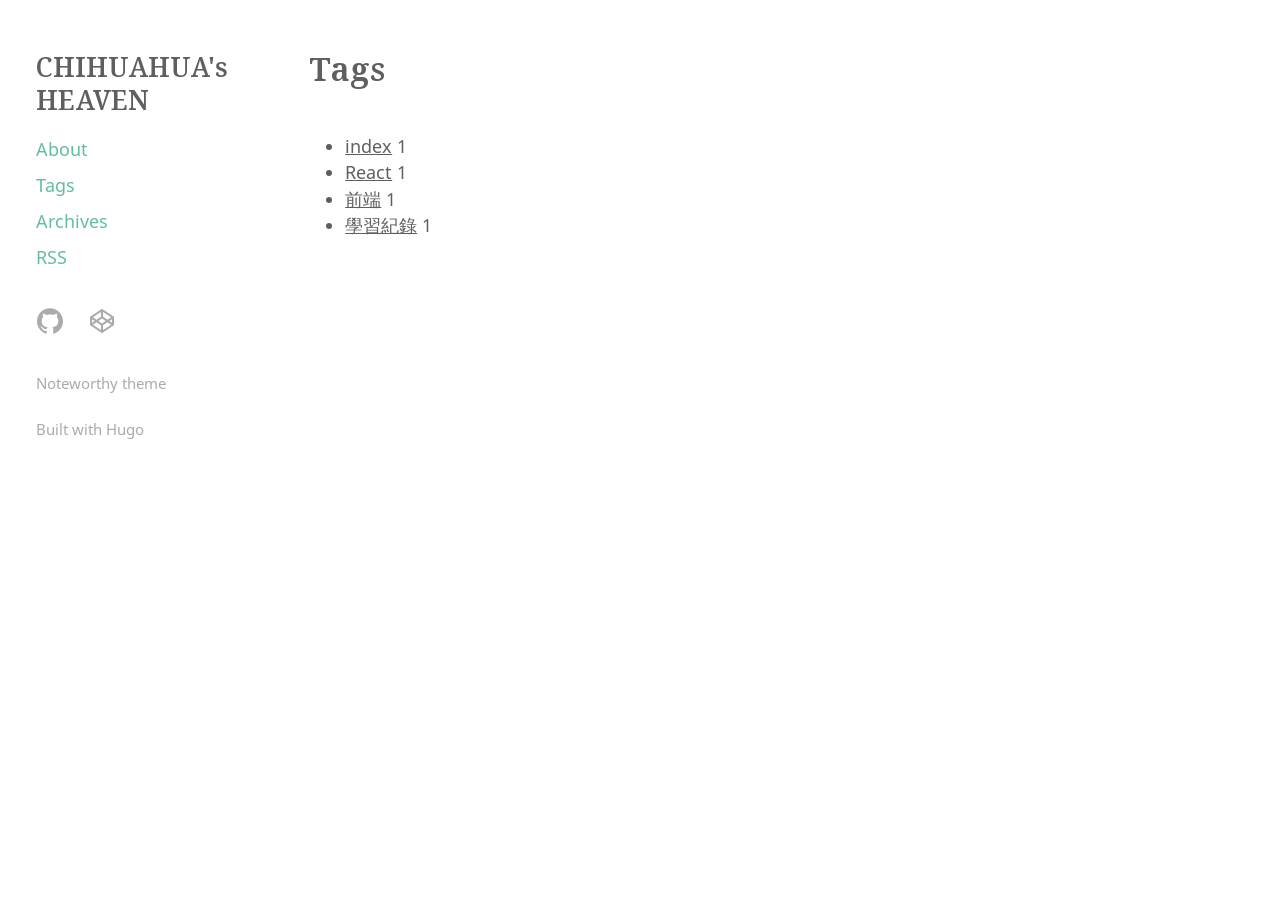
<file: tags/index.html>
<!DOCTYPE html>

<html lang="zh-tw">
    <head>
    <meta charset="utf-8">
    <meta http-equiv="X-UA-Compatible" content="IE=edge,chrome=1">
    <meta name="viewport" content="width=device-width, initial-scale=1">
    <meta name="format-detection" content="telephone=no"/>

    <title>Tags | CHIHUAHUA&#39;s HEAVEN</title>
    
    <link rel="apple-touch-icon" sizes="180x180" href="/apple-touch-icon.png">
    <link rel="icon" type="image/png" sizes="32x32" href="/favicon-32x32.png">
    <link rel="icon" type="image/png" sizes="16x16" href="/favicon-16x16.png">
    <link rel="manifest" href="/manifest.json">
    <link rel="mask-icon" href="/safari-pinned-tab.svg" color="#FF3DB4">
    <meta name="theme-color" content="#ffffff">

    
    
    
    <link rel="stylesheet" href="https://ChihuahuaMH.github.io/css/main.min.975b1911c008aee6ab5fb42e51274b8268ebcb65dc15bd4a5f69b9eedb485c3e.css"/>

    
    
    

    
    
 
    
    <link rel="alternate" type="application/rss+xml" href="https://ChihuahuaMH.github.io/tags/index.xml" title="CHIHUAHUA's HEAVEN" />
    </head>

    <body>
        
<nav>
  <header>
    <div class="site-title">
        <a href="/">CHIHUAHUA&#39;s HEAVEN</a>
    </div>  
</header>

  <div class="nav-menu">
  
    <a class="color-link nav-link" href="/about/">About</a>
  
    <a class="color-link nav-link" href="/tags/">Tags</a>
  
    <a class="color-link nav-link" href="/archives/">Archives</a>
  
  <a class="color-link nav-link" href="https://ChihuahuaMH.github.io/index.xml" target="_blank" rel="noopener" type="application/rss+xml">RSS</a>
</div>
<footer class="footer">
	<div class="social-icons">
        

    

    

    

    

    

    

    

    

    

    

    

    

    

    

    

    

    

    
    
    
    <a class="social-icon" href="#" target="_blank" rel="noopener" title="GitHub">
        <svg width="28px" height="28px" viewBox="0 0 28 28" version="1.1" fill="#ABABAB" xmlns="https://www.w3.org/2000/svg" xmlns:xlink="https://www.w3.org/1999/xlink">
            <path d="M13.9988029,1.32087331 C6.82105037,1.32087331 1,7.14112562 1,14.3212723 C1,20.0649109 4.72454649,24.9370678 9.89038951,26.6560892 C10.5408085,26.7757983 10.7778323,26.374374 10.7778323,26.0296121 C10.7778323,25.7215609 10.7666595,24.9035493 10.760275,23.8189856 C7.14426471,24.6042767 6.38131925,22.0760223 6.38131925,22.0760223 C5.78995672,20.5740732 4.93762853,20.1742451 4.93762853,20.1742451 C3.75729765,19.3682044 5.02701126,19.3841656 5.02701126,19.3841656 C6.33183953,19.4759425 7.01817121,20.7241085 7.01817121,20.7241085 C8.17775254,22.7104801 10.0611744,22.1366749 10.8017741,21.8038838 C10.919887,20.9643246 11.2558703,20.3913175 11.6269683,20.066507 C8.74038491,19.7385043 5.70536235,18.6228163 5.70536235,13.6413251 C5.70536235,12.2223743 6.21213051,11.0611968 7.04370914,10.1530044 C6.90963504,9.82420367 6.46351945,8.50181809 7.17139875,6.71256734 C7.17139875,6.71256734 8.26234691,6.36301702 10.7459099,8.04532771 C11.78259,7.75642995 12.8950858,7.61277914 14.000399,7.60719272 C15.1049142,7.61277914 16.2166119,7.75642995 17.2548881,8.04532771 C19.736855,6.36301702 20.8262071,6.71256734 20.8262071,6.71256734 C21.5356825,8.50181809 21.0895669,9.82420367 20.9562909,10.1530044 C21.7894656,11.0611968 22.2922435,12.2223743 22.2922435,13.6413251 C22.2922435,18.6355852 19.2524325,19.734514 16.3570705,20.0561322 C16.8231376,20.4575564 17.2389269,21.2508282 17.2389269,22.4638795 C17.2389269,24.2012564 17.2229657,25.603448 17.2229657,26.0296121 C17.2229657,26.3775663 17.4575954,26.7821827 18.116793,26.6552912 C23.2786458,24.9322794 27,20.0633148 27,14.3212723 C27,7.14112562 21.1789496,1.32087331 13.9988029,1.32087331"></path>
        </svg>
    </a>
    

    
    
    

    
    <a class="social-icon" href="#" target="_blank" rel="noopener" title="CodePen">
        <svg width="28px" height="28px" viewBox="0 0 28 28" version="1.1" fill="#ABABAB" xmlns="https://www.w3.org/2000/svg" xmlns:xlink="https://www.w3.org/1999/xlink">
            <path d="M23.9373074,15.7257163 L21.3573384,13.9998345 L23.9373074,12.2740355 L23.9373074,15.7257163 Z M15.0312843,23.0413101 L15.0312843,18.2311326 L19.5023755,15.2409171 L23.1116014,17.6547354 L15.0312843,23.0413101 Z M14.0001241,16.4396345 L10.352422,13.9998345 L14.0001241,11.5600345 L17.6474953,13.9998345 L14.0001241,16.4396345 Z M12.968633,23.0413101 L4.88823306,17.6547354 L8.49779004,15.2409171 L12.968633,18.2311326 L12.968633,23.0413101 Z M4.06260989,12.2740355 L6.6428271,13.9998345 L4.06260989,15.7257163 L4.06260989,12.2740355 Z M12.968633,4.9583589 L12.968633,9.76853646 L8.49779004,12.7594139 L4.88823306,10.3448509 L12.968633,4.9583589 Z M15.0312843,4.9583589 L23.1116014,10.3448509 L19.5023755,12.7594139 L15.0312843,9.76853646 L15.0312843,4.9583589 Z M25.990774,10.2091501 C25.9886227,10.1940079 25.9848164,10.1795277 25.9823341,10.1643855 C25.9772039,10.1352594 25.9719083,10.1062162 25.9642958,10.0778349 C25.9598276,10.0607895 25.953539,10.0444061 25.9482434,10.0280228 C25.939969,10.002703 25.9317773,9.97746595 25.9216825,9.95289088 C25.9146492,9.93584554 25.9065403,9.91880021 25.8986795,9.90241682 C25.88784,9.87900017 25.8765868,9.85624547 25.8635959,9.83423548 C25.8541631,9.81776935 25.8440683,9.80196518 25.8343044,9.78624375 C25.8204034,9.76473022 25.8061713,9.74387864 25.7906154,9.72368902 C25.7793622,9.7085468 25.7673642,9.69340459 25.7553663,9.67884158 C25.7389002,9.65997587 25.7218549,9.64102741 25.7038993,9.62332012 C25.690412,9.60950181 25.6770074,9.59560076 25.6628581,9.58294087 C25.6439097,9.56589554 25.624382,9.54942941 25.6044406,9.53370798 C25.5890502,9.52171005 25.5738252,9.50971212 25.5577728,9.49837614 C25.5517325,9.4945699 25.5464368,9.4895225 25.5407275,9.48571626 L14.5719703,2.17326668 C14.2255197,1.94224444 13.7743975,1.94224444 13.4278642,2.17326668 L2.45918979,9.48571626 C2.45348043,9.4895225 2.44810205,9.4945699 2.44214446,9.49837614 C2.42600931,9.50971212 2.41086709,9.52171005 2.39572488,9.53370798 C2.37553525,9.54942941 2.35592484,9.56589554 2.33739011,9.58294087 C2.3228271,9.59560076 2.309588,9.60950181 2.29601793,9.62332012 C2.2780624,9.64102741 2.26101707,9.65997587 2.24488192,9.67884158 C2.23255301,9.69340459 2.22055508,9.7085468 2.2092191,9.72368902 C2.19407688,9.74387864 2.17951388,9.76473022 2.1659438,9.78624375 C2.15551801,9.80196518 2.14575418,9.81776935 2.13632132,9.83423548 C2.12366144,9.85624547 2.11232546,9.87900017 2.10123772,9.90241682 C2.093377,9.91880021 2.08518531,9.93584554 2.07823479,9.95289088 C2.06813998,9.97746595 2.05994828,10.002703 2.05167385,10.0280228 C2.04629547,10.0444061 2.04033787,10.0607895 2.03562144,10.0778349 C2.02800896,10.1062162 2.02296156,10.1352594 2.01758318,10.1643855 C2.01510084,10.1795277 2.0112946,10.1940079 2.00939148,10.2091501 C2.00335115,10.2533356 1.99995863,10.2981831 1.99995863,10.3436097 L1.99995863,17.6560593 C1.99995863,17.701486 2.00335115,17.7463334 2.00939148,17.7911808 C2.0112946,17.8057438 2.01510084,17.8208033 2.01758318,17.8352836 C2.02296156,17.8644096 2.02800896,17.8933701 2.03562144,17.9218342 C2.04033787,17.9388795 2.04629547,17.9552629 2.05167385,17.971729 C2.05994828,17.9968833 2.06813998,18.0222031 2.07823479,18.0474401 C2.08518531,18.0645682 2.093377,18.0809516 2.10123772,18.0973349 C2.11232546,18.1205861 2.12366144,18.1433408 2.13632132,18.1660955 C2.14575418,18.1819824 2.15551801,18.1976211 2.1659438,18.2134253 C2.17951388,18.2349388 2.19407688,18.2557904 2.2092191,18.27598 C2.22055508,18.2917842 2.23255301,18.3062644 2.24488192,18.3207447 C2.26101707,18.3396932 2.2780624,18.3586416 2.29601793,18.3763489 C2.309588,18.3901672 2.3228271,18.4040683 2.33739011,18.4166454 C2.35592484,18.4338562 2.37553525,18.4502396 2.39572488,18.465961 C2.41086709,18.4780417 2.42600931,18.4899569 2.44214446,18.5012929 C2.44810205,18.5050991 2.45348043,18.5101465 2.45918979,18.51387 L13.4278642,25.8264023 C13.6011308,25.9419135 13.8006275,26 14.0001241,26 C14.1992898,26 14.3987037,25.9419135 14.5719703,25.8264023 L25.5407275,18.51387 C25.5464368,18.5101465 25.5517325,18.5050991 25.5577728,18.5012929 C25.5738252,18.4899569 25.5890502,18.4780417 25.6044406,18.465961 C25.624382,18.4502396 25.6439097,18.4338562 25.6628581,18.4166454 C25.6770074,18.4040683 25.690412,18.3901672 25.7038993,18.3763489 C25.7218549,18.3586416 25.7389002,18.3396932 25.7553663,18.3207447 C25.7673642,18.3062644 25.7793622,18.2917842 25.7906154,18.27598 C25.8061713,18.2557904 25.8204034,18.2349388 25.8343044,18.2134253 C25.8440683,18.1976211 25.8541631,18.1819824 25.8635959,18.1660955 C25.8765868,18.1433408 25.88784,18.1205861 25.8986795,18.0973349 C25.9065403,18.0809516 25.9146492,18.0645682 25.9216825,18.0474401 C25.9317773,18.0222031 25.939969,17.9968833 25.9482434,17.971729 C25.953539,17.9552629 25.9598276,17.9388795 25.9642958,17.9218342 C25.9719083,17.8933701 25.9772039,17.8644096 25.9823341,17.8352836 C25.9848164,17.8208033 25.9886227,17.8057438 25.990774,17.7911808 C25.9964834,17.7463334 26.0000414,17.701486 26.0000414,17.6560593 L26.0000414,10.3436097 C26.0000414,10.2981831 25.9964834,10.2533356 25.990774,10.2091501 L25.990774,10.2091501 Z"></path>
        </svg>
    </a>
    

    

    

    

    

</div>




	<p><a href="https://github.com/kimcc/hugo-theme-noteworthy" target="_blank" rel="noopener">Noteworthy theme</a></p>
	<p><a href="https://gohugo.io" target="_blank" rel="noopener">Built with Hugo</a></p>

	<script src="https://ChihuahuaMH.github.io/js/main.min.c1aee25a817e9beb1f9c4afd9d62311227a7f5e46720e404dc1dda97281f47f2.js" integrity="sha256-wa7iWoF+m+sfnEr9nWIxEien9eRnIOQE3B3alygfR/I=" crossorigin="anonymous"></script>
</footer>
</nav>

        <div id="content" class="content-container">
        

<h1>Tags</h1>
<ul>
    
        <li><a href="https://ChihuahuaMH.github.io/tags/index/">index</a> 1</li>
    
        <li><a href="https://ChihuahuaMH.github.io/tags/react/">React</a> 1</li>
    
        <li><a href="https://ChihuahuaMH.github.io/tags/%E5%89%8D%E7%AB%AF/">前端</a> 1</li>
    
        <li><a href="https://ChihuahuaMH.github.io/tags/%E5%AD%B8%E7%BF%92%E7%B4%80%E9%8C%84/">學習紀錄</a> 1</li>
    
</ul>

<div class="page-footer"></div>

        

<link rel="stylesheet" type="text/css" href="/css/katex.min.css" crossorigin="anonymous">
<script type="text/javascript" src="/js/katex.min.js" crossorigin="anonymous"></script>
<script type="text/javascript" src="/js/auto-render.min.js"onload="renderMathInElement(document.body);" crossorigin="anonymous"></script>

        </div>
        <footer class="footer-mobile">
	<div class="social-icons">
        

    

    

    

    

    

    

    

    

    

    

    

    

    

    

    

    

    

    
    
    
    <a class="social-icon" href="#" target="_blank" rel="noopener" title="GitHub">
        <svg width="28px" height="28px" viewBox="0 0 28 28" version="1.1" fill="#ABABAB" xmlns="https://www.w3.org/2000/svg" xmlns:xlink="https://www.w3.org/1999/xlink">
            <path d="M13.9988029,1.32087331 C6.82105037,1.32087331 1,7.14112562 1,14.3212723 C1,20.0649109 4.72454649,24.9370678 9.89038951,26.6560892 C10.5408085,26.7757983 10.7778323,26.374374 10.7778323,26.0296121 C10.7778323,25.7215609 10.7666595,24.9035493 10.760275,23.8189856 C7.14426471,24.6042767 6.38131925,22.0760223 6.38131925,22.0760223 C5.78995672,20.5740732 4.93762853,20.1742451 4.93762853,20.1742451 C3.75729765,19.3682044 5.02701126,19.3841656 5.02701126,19.3841656 C6.33183953,19.4759425 7.01817121,20.7241085 7.01817121,20.7241085 C8.17775254,22.7104801 10.0611744,22.1366749 10.8017741,21.8038838 C10.919887,20.9643246 11.2558703,20.3913175 11.6269683,20.066507 C8.74038491,19.7385043 5.70536235,18.6228163 5.70536235,13.6413251 C5.70536235,12.2223743 6.21213051,11.0611968 7.04370914,10.1530044 C6.90963504,9.82420367 6.46351945,8.50181809 7.17139875,6.71256734 C7.17139875,6.71256734 8.26234691,6.36301702 10.7459099,8.04532771 C11.78259,7.75642995 12.8950858,7.61277914 14.000399,7.60719272 C15.1049142,7.61277914 16.2166119,7.75642995 17.2548881,8.04532771 C19.736855,6.36301702 20.8262071,6.71256734 20.8262071,6.71256734 C21.5356825,8.50181809 21.0895669,9.82420367 20.9562909,10.1530044 C21.7894656,11.0611968 22.2922435,12.2223743 22.2922435,13.6413251 C22.2922435,18.6355852 19.2524325,19.734514 16.3570705,20.0561322 C16.8231376,20.4575564 17.2389269,21.2508282 17.2389269,22.4638795 C17.2389269,24.2012564 17.2229657,25.603448 17.2229657,26.0296121 C17.2229657,26.3775663 17.4575954,26.7821827 18.116793,26.6552912 C23.2786458,24.9322794 27,20.0633148 27,14.3212723 C27,7.14112562 21.1789496,1.32087331 13.9988029,1.32087331"></path>
        </svg>
    </a>
    

    
    
    

    
    <a class="social-icon" href="#" target="_blank" rel="noopener" title="CodePen">
        <svg width="28px" height="28px" viewBox="0 0 28 28" version="1.1" fill="#ABABAB" xmlns="https://www.w3.org/2000/svg" xmlns:xlink="https://www.w3.org/1999/xlink">
            <path d="M23.9373074,15.7257163 L21.3573384,13.9998345 L23.9373074,12.2740355 L23.9373074,15.7257163 Z M15.0312843,23.0413101 L15.0312843,18.2311326 L19.5023755,15.2409171 L23.1116014,17.6547354 L15.0312843,23.0413101 Z M14.0001241,16.4396345 L10.352422,13.9998345 L14.0001241,11.5600345 L17.6474953,13.9998345 L14.0001241,16.4396345 Z M12.968633,23.0413101 L4.88823306,17.6547354 L8.49779004,15.2409171 L12.968633,18.2311326 L12.968633,23.0413101 Z M4.06260989,12.2740355 L6.6428271,13.9998345 L4.06260989,15.7257163 L4.06260989,12.2740355 Z M12.968633,4.9583589 L12.968633,9.76853646 L8.49779004,12.7594139 L4.88823306,10.3448509 L12.968633,4.9583589 Z M15.0312843,4.9583589 L23.1116014,10.3448509 L19.5023755,12.7594139 L15.0312843,9.76853646 L15.0312843,4.9583589 Z M25.990774,10.2091501 C25.9886227,10.1940079 25.9848164,10.1795277 25.9823341,10.1643855 C25.9772039,10.1352594 25.9719083,10.1062162 25.9642958,10.0778349 C25.9598276,10.0607895 25.953539,10.0444061 25.9482434,10.0280228 C25.939969,10.002703 25.9317773,9.97746595 25.9216825,9.95289088 C25.9146492,9.93584554 25.9065403,9.91880021 25.8986795,9.90241682 C25.88784,9.87900017 25.8765868,9.85624547 25.8635959,9.83423548 C25.8541631,9.81776935 25.8440683,9.80196518 25.8343044,9.78624375 C25.8204034,9.76473022 25.8061713,9.74387864 25.7906154,9.72368902 C25.7793622,9.7085468 25.7673642,9.69340459 25.7553663,9.67884158 C25.7389002,9.65997587 25.7218549,9.64102741 25.7038993,9.62332012 C25.690412,9.60950181 25.6770074,9.59560076 25.6628581,9.58294087 C25.6439097,9.56589554 25.624382,9.54942941 25.6044406,9.53370798 C25.5890502,9.52171005 25.5738252,9.50971212 25.5577728,9.49837614 C25.5517325,9.4945699 25.5464368,9.4895225 25.5407275,9.48571626 L14.5719703,2.17326668 C14.2255197,1.94224444 13.7743975,1.94224444 13.4278642,2.17326668 L2.45918979,9.48571626 C2.45348043,9.4895225 2.44810205,9.4945699 2.44214446,9.49837614 C2.42600931,9.50971212 2.41086709,9.52171005 2.39572488,9.53370798 C2.37553525,9.54942941 2.35592484,9.56589554 2.33739011,9.58294087 C2.3228271,9.59560076 2.309588,9.60950181 2.29601793,9.62332012 C2.2780624,9.64102741 2.26101707,9.65997587 2.24488192,9.67884158 C2.23255301,9.69340459 2.22055508,9.7085468 2.2092191,9.72368902 C2.19407688,9.74387864 2.17951388,9.76473022 2.1659438,9.78624375 C2.15551801,9.80196518 2.14575418,9.81776935 2.13632132,9.83423548 C2.12366144,9.85624547 2.11232546,9.87900017 2.10123772,9.90241682 C2.093377,9.91880021 2.08518531,9.93584554 2.07823479,9.95289088 C2.06813998,9.97746595 2.05994828,10.002703 2.05167385,10.0280228 C2.04629547,10.0444061 2.04033787,10.0607895 2.03562144,10.0778349 C2.02800896,10.1062162 2.02296156,10.1352594 2.01758318,10.1643855 C2.01510084,10.1795277 2.0112946,10.1940079 2.00939148,10.2091501 C2.00335115,10.2533356 1.99995863,10.2981831 1.99995863,10.3436097 L1.99995863,17.6560593 C1.99995863,17.701486 2.00335115,17.7463334 2.00939148,17.7911808 C2.0112946,17.8057438 2.01510084,17.8208033 2.01758318,17.8352836 C2.02296156,17.8644096 2.02800896,17.8933701 2.03562144,17.9218342 C2.04033787,17.9388795 2.04629547,17.9552629 2.05167385,17.971729 C2.05994828,17.9968833 2.06813998,18.0222031 2.07823479,18.0474401 C2.08518531,18.0645682 2.093377,18.0809516 2.10123772,18.0973349 C2.11232546,18.1205861 2.12366144,18.1433408 2.13632132,18.1660955 C2.14575418,18.1819824 2.15551801,18.1976211 2.1659438,18.2134253 C2.17951388,18.2349388 2.19407688,18.2557904 2.2092191,18.27598 C2.22055508,18.2917842 2.23255301,18.3062644 2.24488192,18.3207447 C2.26101707,18.3396932 2.2780624,18.3586416 2.29601793,18.3763489 C2.309588,18.3901672 2.3228271,18.4040683 2.33739011,18.4166454 C2.35592484,18.4338562 2.37553525,18.4502396 2.39572488,18.465961 C2.41086709,18.4780417 2.42600931,18.4899569 2.44214446,18.5012929 C2.44810205,18.5050991 2.45348043,18.5101465 2.45918979,18.51387 L13.4278642,25.8264023 C13.6011308,25.9419135 13.8006275,26 14.0001241,26 C14.1992898,26 14.3987037,25.9419135 14.5719703,25.8264023 L25.5407275,18.51387 C25.5464368,18.5101465 25.5517325,18.5050991 25.5577728,18.5012929 C25.5738252,18.4899569 25.5890502,18.4780417 25.6044406,18.465961 C25.624382,18.4502396 25.6439097,18.4338562 25.6628581,18.4166454 C25.6770074,18.4040683 25.690412,18.3901672 25.7038993,18.3763489 C25.7218549,18.3586416 25.7389002,18.3396932 25.7553663,18.3207447 C25.7673642,18.3062644 25.7793622,18.2917842 25.7906154,18.27598 C25.8061713,18.2557904 25.8204034,18.2349388 25.8343044,18.2134253 C25.8440683,18.1976211 25.8541631,18.1819824 25.8635959,18.1660955 C25.8765868,18.1433408 25.88784,18.1205861 25.8986795,18.0973349 C25.9065403,18.0809516 25.9146492,18.0645682 25.9216825,18.0474401 C25.9317773,18.0222031 25.939969,17.9968833 25.9482434,17.971729 C25.953539,17.9552629 25.9598276,17.9388795 25.9642958,17.9218342 C25.9719083,17.8933701 25.9772039,17.8644096 25.9823341,17.8352836 C25.9848164,17.8208033 25.9886227,17.8057438 25.990774,17.7911808 C25.9964834,17.7463334 26.0000414,17.701486 26.0000414,17.6560593 L26.0000414,10.3436097 C26.0000414,10.2981831 25.9964834,10.2533356 25.990774,10.2091501 L25.990774,10.2091501 Z"></path>
        </svg>
    </a>
    

    

    

    

    

</div>




	<div class="footer-mobile-links">
		<p><a href="https://github.com/kimcc/hugo-theme-noteworthy" target="_blank" rel="noopener">Noteworthy theme</a></p>
		<span class="divider-bar">|</span>
		<p><a href="https://gohugo.io" target="_blank" rel="noopener">Built with Hugo</a></p>
	</div>

	<script src="https://ChihuahuaMH.github.io/js/main.min.c1aee25a817e9beb1f9c4afd9d62311227a7f5e46720e404dc1dda97281f47f2.js" integrity="sha256-wa7iWoF+m+sfnEr9nWIxEien9eRnIOQE3B3alygfR/I=" crossorigin="anonymous"></script>
</footer>
    </body>
</html>
</file>
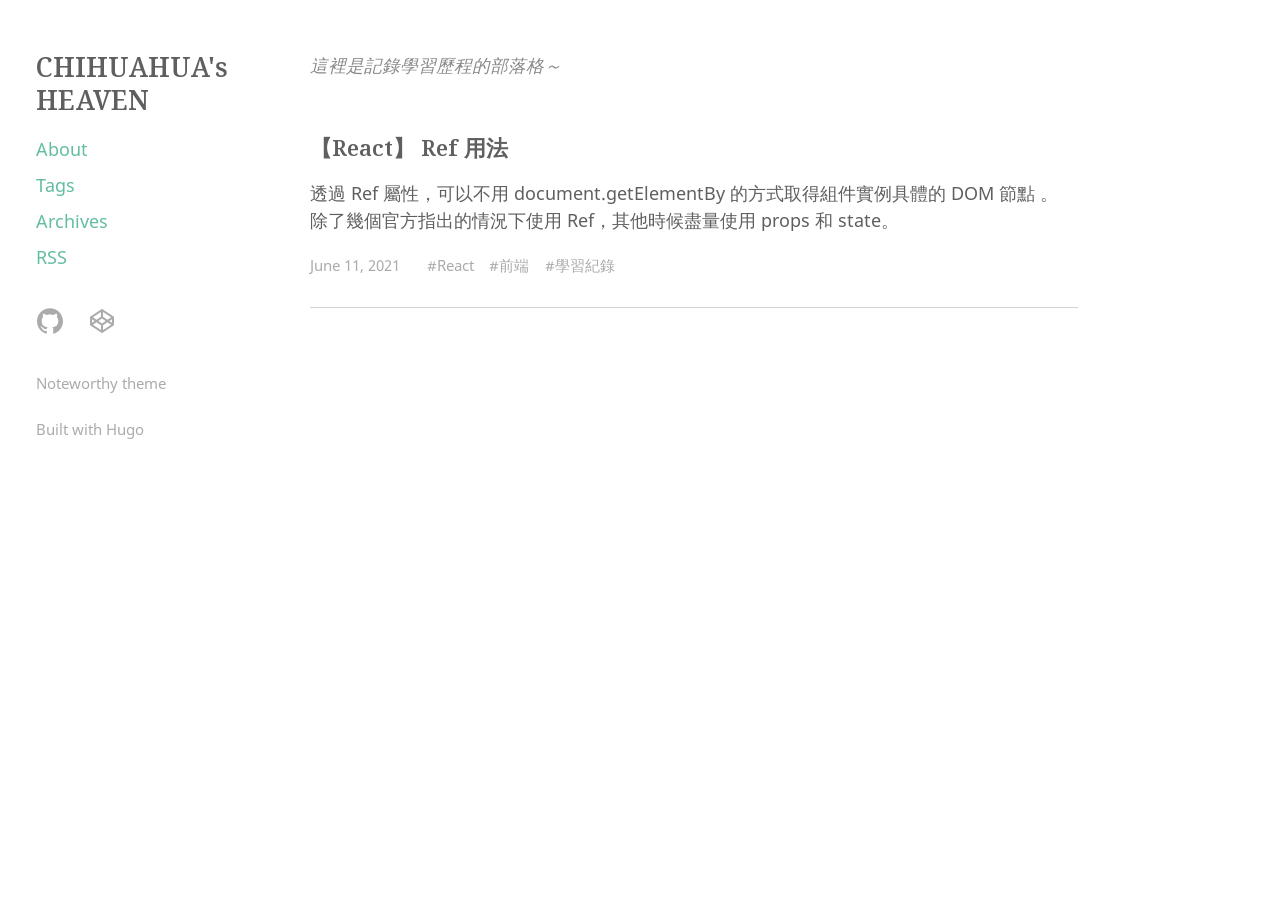
<file: page/1/index.html>
<!DOCTYPE html><html><head><title>https://ChihuahuaMH.github.io/</title><link rel="canonical" href="https://ChihuahuaMH.github.io/"/><meta name="robots" content="noindex"><meta charset="utf-8" /><meta http-equiv="refresh" content="0; url=https://ChihuahuaMH.github.io/" /></head></html>
</file>
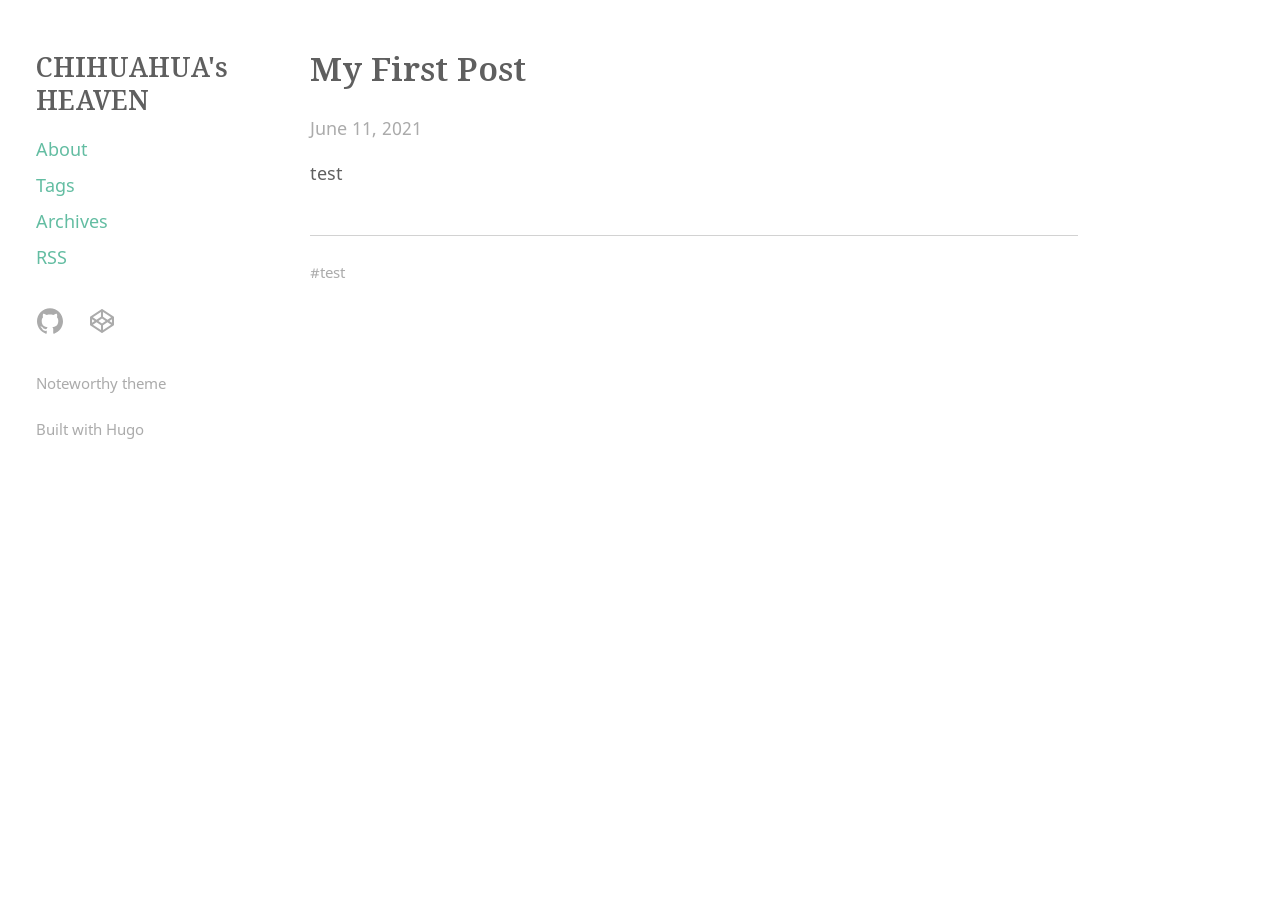
<file: posts/my-first-post/index.html>
<!DOCTYPE html>

<html lang="zh-tw">
    <head>
    <meta charset="utf-8">
    <meta http-equiv="X-UA-Compatible" content="IE=edge,chrome=1">
    <meta name="viewport" content="width=device-width, initial-scale=1">
    <meta name="format-detection" content="telephone=no"/>

    <title>My First Post | CHIHUAHUA&#39;s HEAVEN</title>
    
    <link rel="apple-touch-icon" sizes="180x180" href="/apple-touch-icon.png">
    <link rel="icon" type="image/png" sizes="32x32" href="/favicon-32x32.png">
    <link rel="icon" type="image/png" sizes="16x16" href="/favicon-16x16.png">
    <link rel="manifest" href="/manifest.json">
    <link rel="mask-icon" href="/safari-pinned-tab.svg" color="#FF3DB4">
    <meta name="theme-color" content="#ffffff">

    
    
    
    <link rel="stylesheet" href="https://ChihuahuaMH.github.io/css/main.min.975b1911c008aee6ab5fb42e51274b8268ebcb65dc15bd4a5f69b9eedb485c3e.css"/>

    
    
    

    
    
 
    </head>

    <body>
        
<nav>
  <header>
    <div class="site-title">
        <a href="/">CHIHUAHUA&#39;s HEAVEN</a>
    </div>  
</header>

  <div class="nav-menu">
  
    <a class="color-link nav-link" href="/about/">About</a>
  
    <a class="color-link nav-link" href="/tags/">Tags</a>
  
    <a class="color-link nav-link" href="/archives/">Archives</a>
  
  <a class="color-link nav-link" href="https://ChihuahuaMH.github.io/index.xml" target="_blank" rel="noopener" type="application/rss+xml">RSS</a>
</div>
<footer class="footer">
	<div class="social-icons">
        

    

    

    

    

    

    

    

    

    

    

    

    

    

    

    

    

    

    
    
    
    <a class="social-icon" href="#" target="_blank" rel="noopener" title="GitHub">
        <svg width="28px" height="28px" viewBox="0 0 28 28" version="1.1" fill="#ABABAB" xmlns="https://www.w3.org/2000/svg" xmlns:xlink="https://www.w3.org/1999/xlink">
            <path d="M13.9988029,1.32087331 C6.82105037,1.32087331 1,7.14112562 1,14.3212723 C1,20.0649109 4.72454649,24.9370678 9.89038951,26.6560892 C10.5408085,26.7757983 10.7778323,26.374374 10.7778323,26.0296121 C10.7778323,25.7215609 10.7666595,24.9035493 10.760275,23.8189856 C7.14426471,24.6042767 6.38131925,22.0760223 6.38131925,22.0760223 C5.78995672,20.5740732 4.93762853,20.1742451 4.93762853,20.1742451 C3.75729765,19.3682044 5.02701126,19.3841656 5.02701126,19.3841656 C6.33183953,19.4759425 7.01817121,20.7241085 7.01817121,20.7241085 C8.17775254,22.7104801 10.0611744,22.1366749 10.8017741,21.8038838 C10.919887,20.9643246 11.2558703,20.3913175 11.6269683,20.066507 C8.74038491,19.7385043 5.70536235,18.6228163 5.70536235,13.6413251 C5.70536235,12.2223743 6.21213051,11.0611968 7.04370914,10.1530044 C6.90963504,9.82420367 6.46351945,8.50181809 7.17139875,6.71256734 C7.17139875,6.71256734 8.26234691,6.36301702 10.7459099,8.04532771 C11.78259,7.75642995 12.8950858,7.61277914 14.000399,7.60719272 C15.1049142,7.61277914 16.2166119,7.75642995 17.2548881,8.04532771 C19.736855,6.36301702 20.8262071,6.71256734 20.8262071,6.71256734 C21.5356825,8.50181809 21.0895669,9.82420367 20.9562909,10.1530044 C21.7894656,11.0611968 22.2922435,12.2223743 22.2922435,13.6413251 C22.2922435,18.6355852 19.2524325,19.734514 16.3570705,20.0561322 C16.8231376,20.4575564 17.2389269,21.2508282 17.2389269,22.4638795 C17.2389269,24.2012564 17.2229657,25.603448 17.2229657,26.0296121 C17.2229657,26.3775663 17.4575954,26.7821827 18.116793,26.6552912 C23.2786458,24.9322794 27,20.0633148 27,14.3212723 C27,7.14112562 21.1789496,1.32087331 13.9988029,1.32087331"></path>
        </svg>
    </a>
    

    
    
    

    
    <a class="social-icon" href="#" target="_blank" rel="noopener" title="CodePen">
        <svg width="28px" height="28px" viewBox="0 0 28 28" version="1.1" fill="#ABABAB" xmlns="https://www.w3.org/2000/svg" xmlns:xlink="https://www.w3.org/1999/xlink">
            <path d="M23.9373074,15.7257163 L21.3573384,13.9998345 L23.9373074,12.2740355 L23.9373074,15.7257163 Z M15.0312843,23.0413101 L15.0312843,18.2311326 L19.5023755,15.2409171 L23.1116014,17.6547354 L15.0312843,23.0413101 Z M14.0001241,16.4396345 L10.352422,13.9998345 L14.0001241,11.5600345 L17.6474953,13.9998345 L14.0001241,16.4396345 Z M12.968633,23.0413101 L4.88823306,17.6547354 L8.49779004,15.2409171 L12.968633,18.2311326 L12.968633,23.0413101 Z M4.06260989,12.2740355 L6.6428271,13.9998345 L4.06260989,15.7257163 L4.06260989,12.2740355 Z M12.968633,4.9583589 L12.968633,9.76853646 L8.49779004,12.7594139 L4.88823306,10.3448509 L12.968633,4.9583589 Z M15.0312843,4.9583589 L23.1116014,10.3448509 L19.5023755,12.7594139 L15.0312843,9.76853646 L15.0312843,4.9583589 Z M25.990774,10.2091501 C25.9886227,10.1940079 25.9848164,10.1795277 25.9823341,10.1643855 C25.9772039,10.1352594 25.9719083,10.1062162 25.9642958,10.0778349 C25.9598276,10.0607895 25.953539,10.0444061 25.9482434,10.0280228 C25.939969,10.002703 25.9317773,9.97746595 25.9216825,9.95289088 C25.9146492,9.93584554 25.9065403,9.91880021 25.8986795,9.90241682 C25.88784,9.87900017 25.8765868,9.85624547 25.8635959,9.83423548 C25.8541631,9.81776935 25.8440683,9.80196518 25.8343044,9.78624375 C25.8204034,9.76473022 25.8061713,9.74387864 25.7906154,9.72368902 C25.7793622,9.7085468 25.7673642,9.69340459 25.7553663,9.67884158 C25.7389002,9.65997587 25.7218549,9.64102741 25.7038993,9.62332012 C25.690412,9.60950181 25.6770074,9.59560076 25.6628581,9.58294087 C25.6439097,9.56589554 25.624382,9.54942941 25.6044406,9.53370798 C25.5890502,9.52171005 25.5738252,9.50971212 25.5577728,9.49837614 C25.5517325,9.4945699 25.5464368,9.4895225 25.5407275,9.48571626 L14.5719703,2.17326668 C14.2255197,1.94224444 13.7743975,1.94224444 13.4278642,2.17326668 L2.45918979,9.48571626 C2.45348043,9.4895225 2.44810205,9.4945699 2.44214446,9.49837614 C2.42600931,9.50971212 2.41086709,9.52171005 2.39572488,9.53370798 C2.37553525,9.54942941 2.35592484,9.56589554 2.33739011,9.58294087 C2.3228271,9.59560076 2.309588,9.60950181 2.29601793,9.62332012 C2.2780624,9.64102741 2.26101707,9.65997587 2.24488192,9.67884158 C2.23255301,9.69340459 2.22055508,9.7085468 2.2092191,9.72368902 C2.19407688,9.74387864 2.17951388,9.76473022 2.1659438,9.78624375 C2.15551801,9.80196518 2.14575418,9.81776935 2.13632132,9.83423548 C2.12366144,9.85624547 2.11232546,9.87900017 2.10123772,9.90241682 C2.093377,9.91880021 2.08518531,9.93584554 2.07823479,9.95289088 C2.06813998,9.97746595 2.05994828,10.002703 2.05167385,10.0280228 C2.04629547,10.0444061 2.04033787,10.0607895 2.03562144,10.0778349 C2.02800896,10.1062162 2.02296156,10.1352594 2.01758318,10.1643855 C2.01510084,10.1795277 2.0112946,10.1940079 2.00939148,10.2091501 C2.00335115,10.2533356 1.99995863,10.2981831 1.99995863,10.3436097 L1.99995863,17.6560593 C1.99995863,17.701486 2.00335115,17.7463334 2.00939148,17.7911808 C2.0112946,17.8057438 2.01510084,17.8208033 2.01758318,17.8352836 C2.02296156,17.8644096 2.02800896,17.8933701 2.03562144,17.9218342 C2.04033787,17.9388795 2.04629547,17.9552629 2.05167385,17.971729 C2.05994828,17.9968833 2.06813998,18.0222031 2.07823479,18.0474401 C2.08518531,18.0645682 2.093377,18.0809516 2.10123772,18.0973349 C2.11232546,18.1205861 2.12366144,18.1433408 2.13632132,18.1660955 C2.14575418,18.1819824 2.15551801,18.1976211 2.1659438,18.2134253 C2.17951388,18.2349388 2.19407688,18.2557904 2.2092191,18.27598 C2.22055508,18.2917842 2.23255301,18.3062644 2.24488192,18.3207447 C2.26101707,18.3396932 2.2780624,18.3586416 2.29601793,18.3763489 C2.309588,18.3901672 2.3228271,18.4040683 2.33739011,18.4166454 C2.35592484,18.4338562 2.37553525,18.4502396 2.39572488,18.465961 C2.41086709,18.4780417 2.42600931,18.4899569 2.44214446,18.5012929 C2.44810205,18.5050991 2.45348043,18.5101465 2.45918979,18.51387 L13.4278642,25.8264023 C13.6011308,25.9419135 13.8006275,26 14.0001241,26 C14.1992898,26 14.3987037,25.9419135 14.5719703,25.8264023 L25.5407275,18.51387 C25.5464368,18.5101465 25.5517325,18.5050991 25.5577728,18.5012929 C25.5738252,18.4899569 25.5890502,18.4780417 25.6044406,18.465961 C25.624382,18.4502396 25.6439097,18.4338562 25.6628581,18.4166454 C25.6770074,18.4040683 25.690412,18.3901672 25.7038993,18.3763489 C25.7218549,18.3586416 25.7389002,18.3396932 25.7553663,18.3207447 C25.7673642,18.3062644 25.7793622,18.2917842 25.7906154,18.27598 C25.8061713,18.2557904 25.8204034,18.2349388 25.8343044,18.2134253 C25.8440683,18.1976211 25.8541631,18.1819824 25.8635959,18.1660955 C25.8765868,18.1433408 25.88784,18.1205861 25.8986795,18.0973349 C25.9065403,18.0809516 25.9146492,18.0645682 25.9216825,18.0474401 C25.9317773,18.0222031 25.939969,17.9968833 25.9482434,17.971729 C25.953539,17.9552629 25.9598276,17.9388795 25.9642958,17.9218342 C25.9719083,17.8933701 25.9772039,17.8644096 25.9823341,17.8352836 C25.9848164,17.8208033 25.9886227,17.8057438 25.990774,17.7911808 C25.9964834,17.7463334 26.0000414,17.701486 26.0000414,17.6560593 L26.0000414,10.3436097 C26.0000414,10.2981831 25.9964834,10.2533356 25.990774,10.2091501 L25.990774,10.2091501 Z"></path>
        </svg>
    </a>
    

    

    

    

    

</div>




	<p><a href="https://github.com/kimcc/hugo-theme-noteworthy" target="_blank" rel="noopener">Noteworthy theme</a></p>
	<p><a href="https://gohugo.io" target="_blank" rel="noopener">Built with Hugo</a></p>

	<script src="https://ChihuahuaMH.github.io/js/main.min.c1aee25a817e9beb1f9c4afd9d62311227a7f5e46720e404dc1dda97281f47f2.js" integrity="sha256-wa7iWoF+m+sfnEr9nWIxEien9eRnIOQE3B3alygfR/I=" crossorigin="anonymous"></script>
</footer>
</nav>

        <div id="content" class="content-container">
        

<h1 class="post-title">My First Post</h1>
    
    <time>June 11, 2021</time>
    
    <div>
        <p>
        <p>test</p>

        </p>
    </div>
    

    

    <div class="page-footer">
        
        <hr class="footer-divider">
        
            <a class="tag" href="/tags/test">#test</a>
        
      
    </div>


        

<link rel="stylesheet" type="text/css" href="/css/katex.min.css" crossorigin="anonymous">
<script type="text/javascript" src="/js/katex.min.js" crossorigin="anonymous"></script>
<script type="text/javascript" src="/js/auto-render.min.js"onload="renderMathInElement(document.body);" crossorigin="anonymous"></script>

        </div>
        <footer class="footer-mobile">
	<div class="social-icons">
        

    

    

    

    

    

    

    

    

    

    

    

    

    

    

    

    

    

    
    
    
    <a class="social-icon" href="#" target="_blank" rel="noopener" title="GitHub">
        <svg width="28px" height="28px" viewBox="0 0 28 28" version="1.1" fill="#ABABAB" xmlns="https://www.w3.org/2000/svg" xmlns:xlink="https://www.w3.org/1999/xlink">
            <path d="M13.9988029,1.32087331 C6.82105037,1.32087331 1,7.14112562 1,14.3212723 C1,20.0649109 4.72454649,24.9370678 9.89038951,26.6560892 C10.5408085,26.7757983 10.7778323,26.374374 10.7778323,26.0296121 C10.7778323,25.7215609 10.7666595,24.9035493 10.760275,23.8189856 C7.14426471,24.6042767 6.38131925,22.0760223 6.38131925,22.0760223 C5.78995672,20.5740732 4.93762853,20.1742451 4.93762853,20.1742451 C3.75729765,19.3682044 5.02701126,19.3841656 5.02701126,19.3841656 C6.33183953,19.4759425 7.01817121,20.7241085 7.01817121,20.7241085 C8.17775254,22.7104801 10.0611744,22.1366749 10.8017741,21.8038838 C10.919887,20.9643246 11.2558703,20.3913175 11.6269683,20.066507 C8.74038491,19.7385043 5.70536235,18.6228163 5.70536235,13.6413251 C5.70536235,12.2223743 6.21213051,11.0611968 7.04370914,10.1530044 C6.90963504,9.82420367 6.46351945,8.50181809 7.17139875,6.71256734 C7.17139875,6.71256734 8.26234691,6.36301702 10.7459099,8.04532771 C11.78259,7.75642995 12.8950858,7.61277914 14.000399,7.60719272 C15.1049142,7.61277914 16.2166119,7.75642995 17.2548881,8.04532771 C19.736855,6.36301702 20.8262071,6.71256734 20.8262071,6.71256734 C21.5356825,8.50181809 21.0895669,9.82420367 20.9562909,10.1530044 C21.7894656,11.0611968 22.2922435,12.2223743 22.2922435,13.6413251 C22.2922435,18.6355852 19.2524325,19.734514 16.3570705,20.0561322 C16.8231376,20.4575564 17.2389269,21.2508282 17.2389269,22.4638795 C17.2389269,24.2012564 17.2229657,25.603448 17.2229657,26.0296121 C17.2229657,26.3775663 17.4575954,26.7821827 18.116793,26.6552912 C23.2786458,24.9322794 27,20.0633148 27,14.3212723 C27,7.14112562 21.1789496,1.32087331 13.9988029,1.32087331"></path>
        </svg>
    </a>
    

    
    
    

    
    <a class="social-icon" href="#" target="_blank" rel="noopener" title="CodePen">
        <svg width="28px" height="28px" viewBox="0 0 28 28" version="1.1" fill="#ABABAB" xmlns="https://www.w3.org/2000/svg" xmlns:xlink="https://www.w3.org/1999/xlink">
            <path d="M23.9373074,15.7257163 L21.3573384,13.9998345 L23.9373074,12.2740355 L23.9373074,15.7257163 Z M15.0312843,23.0413101 L15.0312843,18.2311326 L19.5023755,15.2409171 L23.1116014,17.6547354 L15.0312843,23.0413101 Z M14.0001241,16.4396345 L10.352422,13.9998345 L14.0001241,11.5600345 L17.6474953,13.9998345 L14.0001241,16.4396345 Z M12.968633,23.0413101 L4.88823306,17.6547354 L8.49779004,15.2409171 L12.968633,18.2311326 L12.968633,23.0413101 Z M4.06260989,12.2740355 L6.6428271,13.9998345 L4.06260989,15.7257163 L4.06260989,12.2740355 Z M12.968633,4.9583589 L12.968633,9.76853646 L8.49779004,12.7594139 L4.88823306,10.3448509 L12.968633,4.9583589 Z M15.0312843,4.9583589 L23.1116014,10.3448509 L19.5023755,12.7594139 L15.0312843,9.76853646 L15.0312843,4.9583589 Z M25.990774,10.2091501 C25.9886227,10.1940079 25.9848164,10.1795277 25.9823341,10.1643855 C25.9772039,10.1352594 25.9719083,10.1062162 25.9642958,10.0778349 C25.9598276,10.0607895 25.953539,10.0444061 25.9482434,10.0280228 C25.939969,10.002703 25.9317773,9.97746595 25.9216825,9.95289088 C25.9146492,9.93584554 25.9065403,9.91880021 25.8986795,9.90241682 C25.88784,9.87900017 25.8765868,9.85624547 25.8635959,9.83423548 C25.8541631,9.81776935 25.8440683,9.80196518 25.8343044,9.78624375 C25.8204034,9.76473022 25.8061713,9.74387864 25.7906154,9.72368902 C25.7793622,9.7085468 25.7673642,9.69340459 25.7553663,9.67884158 C25.7389002,9.65997587 25.7218549,9.64102741 25.7038993,9.62332012 C25.690412,9.60950181 25.6770074,9.59560076 25.6628581,9.58294087 C25.6439097,9.56589554 25.624382,9.54942941 25.6044406,9.53370798 C25.5890502,9.52171005 25.5738252,9.50971212 25.5577728,9.49837614 C25.5517325,9.4945699 25.5464368,9.4895225 25.5407275,9.48571626 L14.5719703,2.17326668 C14.2255197,1.94224444 13.7743975,1.94224444 13.4278642,2.17326668 L2.45918979,9.48571626 C2.45348043,9.4895225 2.44810205,9.4945699 2.44214446,9.49837614 C2.42600931,9.50971212 2.41086709,9.52171005 2.39572488,9.53370798 C2.37553525,9.54942941 2.35592484,9.56589554 2.33739011,9.58294087 C2.3228271,9.59560076 2.309588,9.60950181 2.29601793,9.62332012 C2.2780624,9.64102741 2.26101707,9.65997587 2.24488192,9.67884158 C2.23255301,9.69340459 2.22055508,9.7085468 2.2092191,9.72368902 C2.19407688,9.74387864 2.17951388,9.76473022 2.1659438,9.78624375 C2.15551801,9.80196518 2.14575418,9.81776935 2.13632132,9.83423548 C2.12366144,9.85624547 2.11232546,9.87900017 2.10123772,9.90241682 C2.093377,9.91880021 2.08518531,9.93584554 2.07823479,9.95289088 C2.06813998,9.97746595 2.05994828,10.002703 2.05167385,10.0280228 C2.04629547,10.0444061 2.04033787,10.0607895 2.03562144,10.0778349 C2.02800896,10.1062162 2.02296156,10.1352594 2.01758318,10.1643855 C2.01510084,10.1795277 2.0112946,10.1940079 2.00939148,10.2091501 C2.00335115,10.2533356 1.99995863,10.2981831 1.99995863,10.3436097 L1.99995863,17.6560593 C1.99995863,17.701486 2.00335115,17.7463334 2.00939148,17.7911808 C2.0112946,17.8057438 2.01510084,17.8208033 2.01758318,17.8352836 C2.02296156,17.8644096 2.02800896,17.8933701 2.03562144,17.9218342 C2.04033787,17.9388795 2.04629547,17.9552629 2.05167385,17.971729 C2.05994828,17.9968833 2.06813998,18.0222031 2.07823479,18.0474401 C2.08518531,18.0645682 2.093377,18.0809516 2.10123772,18.0973349 C2.11232546,18.1205861 2.12366144,18.1433408 2.13632132,18.1660955 C2.14575418,18.1819824 2.15551801,18.1976211 2.1659438,18.2134253 C2.17951388,18.2349388 2.19407688,18.2557904 2.2092191,18.27598 C2.22055508,18.2917842 2.23255301,18.3062644 2.24488192,18.3207447 C2.26101707,18.3396932 2.2780624,18.3586416 2.29601793,18.3763489 C2.309588,18.3901672 2.3228271,18.4040683 2.33739011,18.4166454 C2.35592484,18.4338562 2.37553525,18.4502396 2.39572488,18.465961 C2.41086709,18.4780417 2.42600931,18.4899569 2.44214446,18.5012929 C2.44810205,18.5050991 2.45348043,18.5101465 2.45918979,18.51387 L13.4278642,25.8264023 C13.6011308,25.9419135 13.8006275,26 14.0001241,26 C14.1992898,26 14.3987037,25.9419135 14.5719703,25.8264023 L25.5407275,18.51387 C25.5464368,18.5101465 25.5517325,18.5050991 25.5577728,18.5012929 C25.5738252,18.4899569 25.5890502,18.4780417 25.6044406,18.465961 C25.624382,18.4502396 25.6439097,18.4338562 25.6628581,18.4166454 C25.6770074,18.4040683 25.690412,18.3901672 25.7038993,18.3763489 C25.7218549,18.3586416 25.7389002,18.3396932 25.7553663,18.3207447 C25.7673642,18.3062644 25.7793622,18.2917842 25.7906154,18.27598 C25.8061713,18.2557904 25.8204034,18.2349388 25.8343044,18.2134253 C25.8440683,18.1976211 25.8541631,18.1819824 25.8635959,18.1660955 C25.8765868,18.1433408 25.88784,18.1205861 25.8986795,18.0973349 C25.9065403,18.0809516 25.9146492,18.0645682 25.9216825,18.0474401 C25.9317773,18.0222031 25.939969,17.9968833 25.9482434,17.971729 C25.953539,17.9552629 25.9598276,17.9388795 25.9642958,17.9218342 C25.9719083,17.8933701 25.9772039,17.8644096 25.9823341,17.8352836 C25.9848164,17.8208033 25.9886227,17.8057438 25.990774,17.7911808 C25.9964834,17.7463334 26.0000414,17.701486 26.0000414,17.6560593 L26.0000414,10.3436097 C26.0000414,10.2981831 25.9964834,10.2533356 25.990774,10.2091501 L25.990774,10.2091501 Z"></path>
        </svg>
    </a>
    

    

    

    

    

</div>




	<div class="footer-mobile-links">
		<p><a href="https://github.com/kimcc/hugo-theme-noteworthy" target="_blank" rel="noopener">Noteworthy theme</a></p>
		<span class="divider-bar">|</span>
		<p><a href="https://gohugo.io" target="_blank" rel="noopener">Built with Hugo</a></p>
	</div>

	<script src="https://ChihuahuaMH.github.io/js/main.min.c1aee25a817e9beb1f9c4afd9d62311227a7f5e46720e404dc1dda97281f47f2.js" integrity="sha256-wa7iWoF+m+sfnEr9nWIxEien9eRnIOQE3B3alygfR/I=" crossorigin="anonymous"></script>
</footer>
    </body>
</html>
</file>
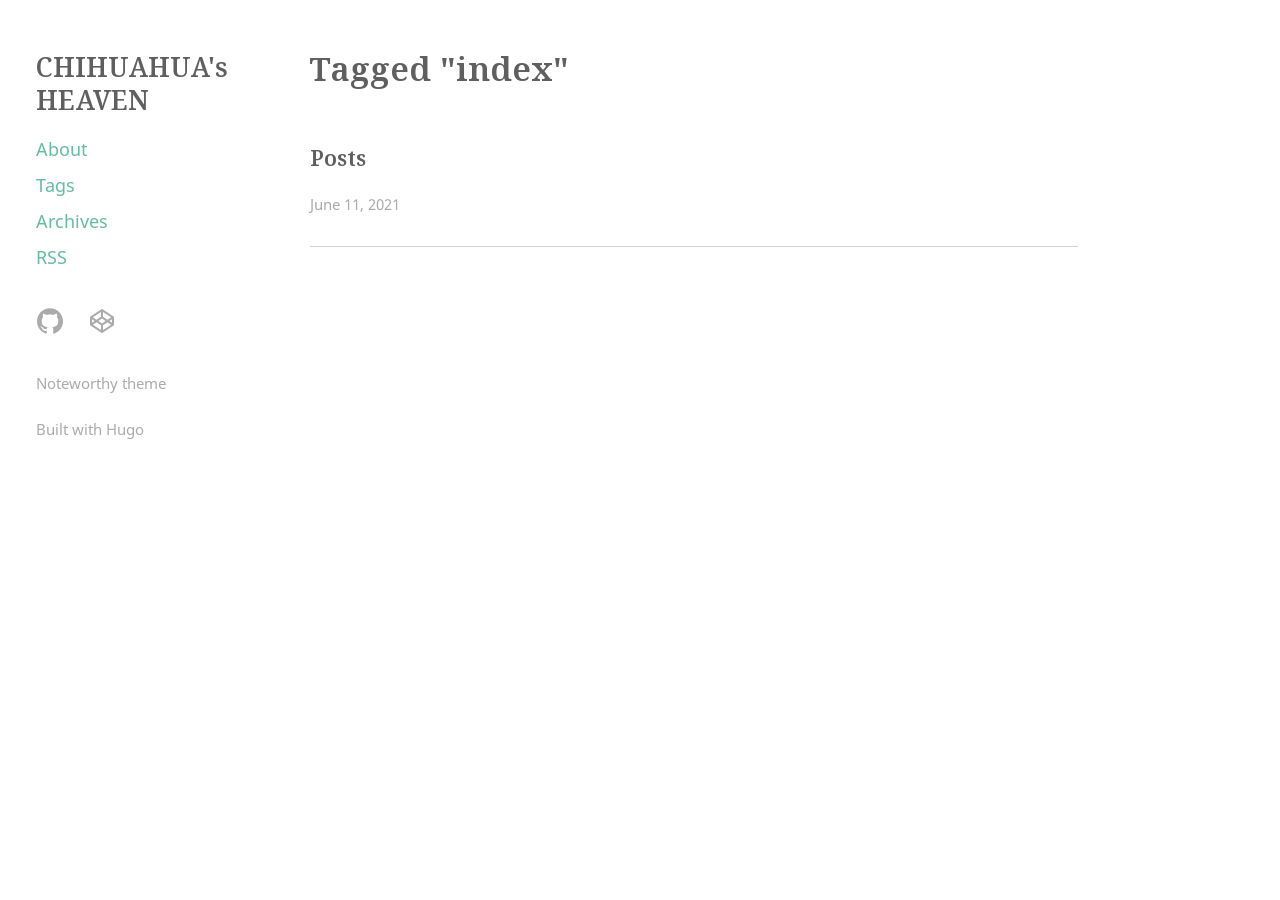
<file: tags/index/index.html>
<!DOCTYPE html>

<html lang="zh-tw">
    <head>
    <meta charset="utf-8">
    <meta http-equiv="X-UA-Compatible" content="IE=edge,chrome=1">
    <meta name="viewport" content="width=device-width, initial-scale=1">
    <meta name="format-detection" content="telephone=no"/>

    <title>index | CHIHUAHUA&#39;s HEAVEN</title>
    
    <link rel="apple-touch-icon" sizes="180x180" href="/apple-touch-icon.png">
    <link rel="icon" type="image/png" sizes="32x32" href="/favicon-32x32.png">
    <link rel="icon" type="image/png" sizes="16x16" href="/favicon-16x16.png">
    <link rel="manifest" href="/manifest.json">
    <link rel="mask-icon" href="/safari-pinned-tab.svg" color="#FF3DB4">
    <meta name="theme-color" content="#ffffff">

    
    
    
    <link rel="stylesheet" href="https://ChihuahuaMH.github.io/css/main.min.975b1911c008aee6ab5fb42e51274b8268ebcb65dc15bd4a5f69b9eedb485c3e.css"/>

    
    
    

    
    
 
    
    <link rel="alternate" type="application/rss+xml" href="https://ChihuahuaMH.github.io/tags/index/index.xml" title="CHIHUAHUA's HEAVEN" />
    </head>

    <body>
        
<nav>
  <header>
    <div class="site-title">
        <a href="/">CHIHUAHUA&#39;s HEAVEN</a>
    </div>  
</header>

  <div class="nav-menu">
  
    <a class="color-link nav-link" href="/about/">About</a>
  
    <a class="color-link nav-link" href="/tags/">Tags</a>
  
    <a class="color-link nav-link" href="/archives/">Archives</a>
  
  <a class="color-link nav-link" href="https://ChihuahuaMH.github.io/index.xml" target="_blank" rel="noopener" type="application/rss+xml">RSS</a>
</div>
<footer class="footer">
	<div class="social-icons">
        

    

    

    

    

    

    

    

    

    

    

    

    

    

    

    

    

    

    
    
    
    <a class="social-icon" href="#" target="_blank" rel="noopener" title="GitHub">
        <svg width="28px" height="28px" viewBox="0 0 28 28" version="1.1" fill="#ABABAB" xmlns="https://www.w3.org/2000/svg" xmlns:xlink="https://www.w3.org/1999/xlink">
            <path d="M13.9988029,1.32087331 C6.82105037,1.32087331 1,7.14112562 1,14.3212723 C1,20.0649109 4.72454649,24.9370678 9.89038951,26.6560892 C10.5408085,26.7757983 10.7778323,26.374374 10.7778323,26.0296121 C10.7778323,25.7215609 10.7666595,24.9035493 10.760275,23.8189856 C7.14426471,24.6042767 6.38131925,22.0760223 6.38131925,22.0760223 C5.78995672,20.5740732 4.93762853,20.1742451 4.93762853,20.1742451 C3.75729765,19.3682044 5.02701126,19.3841656 5.02701126,19.3841656 C6.33183953,19.4759425 7.01817121,20.7241085 7.01817121,20.7241085 C8.17775254,22.7104801 10.0611744,22.1366749 10.8017741,21.8038838 C10.919887,20.9643246 11.2558703,20.3913175 11.6269683,20.066507 C8.74038491,19.7385043 5.70536235,18.6228163 5.70536235,13.6413251 C5.70536235,12.2223743 6.21213051,11.0611968 7.04370914,10.1530044 C6.90963504,9.82420367 6.46351945,8.50181809 7.17139875,6.71256734 C7.17139875,6.71256734 8.26234691,6.36301702 10.7459099,8.04532771 C11.78259,7.75642995 12.8950858,7.61277914 14.000399,7.60719272 C15.1049142,7.61277914 16.2166119,7.75642995 17.2548881,8.04532771 C19.736855,6.36301702 20.8262071,6.71256734 20.8262071,6.71256734 C21.5356825,8.50181809 21.0895669,9.82420367 20.9562909,10.1530044 C21.7894656,11.0611968 22.2922435,12.2223743 22.2922435,13.6413251 C22.2922435,18.6355852 19.2524325,19.734514 16.3570705,20.0561322 C16.8231376,20.4575564 17.2389269,21.2508282 17.2389269,22.4638795 C17.2389269,24.2012564 17.2229657,25.603448 17.2229657,26.0296121 C17.2229657,26.3775663 17.4575954,26.7821827 18.116793,26.6552912 C23.2786458,24.9322794 27,20.0633148 27,14.3212723 C27,7.14112562 21.1789496,1.32087331 13.9988029,1.32087331"></path>
        </svg>
    </a>
    

    
    
    

    
    <a class="social-icon" href="#" target="_blank" rel="noopener" title="CodePen">
        <svg width="28px" height="28px" viewBox="0 0 28 28" version="1.1" fill="#ABABAB" xmlns="https://www.w3.org/2000/svg" xmlns:xlink="https://www.w3.org/1999/xlink">
            <path d="M23.9373074,15.7257163 L21.3573384,13.9998345 L23.9373074,12.2740355 L23.9373074,15.7257163 Z M15.0312843,23.0413101 L15.0312843,18.2311326 L19.5023755,15.2409171 L23.1116014,17.6547354 L15.0312843,23.0413101 Z M14.0001241,16.4396345 L10.352422,13.9998345 L14.0001241,11.5600345 L17.6474953,13.9998345 L14.0001241,16.4396345 Z M12.968633,23.0413101 L4.88823306,17.6547354 L8.49779004,15.2409171 L12.968633,18.2311326 L12.968633,23.0413101 Z M4.06260989,12.2740355 L6.6428271,13.9998345 L4.06260989,15.7257163 L4.06260989,12.2740355 Z M12.968633,4.9583589 L12.968633,9.76853646 L8.49779004,12.7594139 L4.88823306,10.3448509 L12.968633,4.9583589 Z M15.0312843,4.9583589 L23.1116014,10.3448509 L19.5023755,12.7594139 L15.0312843,9.76853646 L15.0312843,4.9583589 Z M25.990774,10.2091501 C25.9886227,10.1940079 25.9848164,10.1795277 25.9823341,10.1643855 C25.9772039,10.1352594 25.9719083,10.1062162 25.9642958,10.0778349 C25.9598276,10.0607895 25.953539,10.0444061 25.9482434,10.0280228 C25.939969,10.002703 25.9317773,9.97746595 25.9216825,9.95289088 C25.9146492,9.93584554 25.9065403,9.91880021 25.8986795,9.90241682 C25.88784,9.87900017 25.8765868,9.85624547 25.8635959,9.83423548 C25.8541631,9.81776935 25.8440683,9.80196518 25.8343044,9.78624375 C25.8204034,9.76473022 25.8061713,9.74387864 25.7906154,9.72368902 C25.7793622,9.7085468 25.7673642,9.69340459 25.7553663,9.67884158 C25.7389002,9.65997587 25.7218549,9.64102741 25.7038993,9.62332012 C25.690412,9.60950181 25.6770074,9.59560076 25.6628581,9.58294087 C25.6439097,9.56589554 25.624382,9.54942941 25.6044406,9.53370798 C25.5890502,9.52171005 25.5738252,9.50971212 25.5577728,9.49837614 C25.5517325,9.4945699 25.5464368,9.4895225 25.5407275,9.48571626 L14.5719703,2.17326668 C14.2255197,1.94224444 13.7743975,1.94224444 13.4278642,2.17326668 L2.45918979,9.48571626 C2.45348043,9.4895225 2.44810205,9.4945699 2.44214446,9.49837614 C2.42600931,9.50971212 2.41086709,9.52171005 2.39572488,9.53370798 C2.37553525,9.54942941 2.35592484,9.56589554 2.33739011,9.58294087 C2.3228271,9.59560076 2.309588,9.60950181 2.29601793,9.62332012 C2.2780624,9.64102741 2.26101707,9.65997587 2.24488192,9.67884158 C2.23255301,9.69340459 2.22055508,9.7085468 2.2092191,9.72368902 C2.19407688,9.74387864 2.17951388,9.76473022 2.1659438,9.78624375 C2.15551801,9.80196518 2.14575418,9.81776935 2.13632132,9.83423548 C2.12366144,9.85624547 2.11232546,9.87900017 2.10123772,9.90241682 C2.093377,9.91880021 2.08518531,9.93584554 2.07823479,9.95289088 C2.06813998,9.97746595 2.05994828,10.002703 2.05167385,10.0280228 C2.04629547,10.0444061 2.04033787,10.0607895 2.03562144,10.0778349 C2.02800896,10.1062162 2.02296156,10.1352594 2.01758318,10.1643855 C2.01510084,10.1795277 2.0112946,10.1940079 2.00939148,10.2091501 C2.00335115,10.2533356 1.99995863,10.2981831 1.99995863,10.3436097 L1.99995863,17.6560593 C1.99995863,17.701486 2.00335115,17.7463334 2.00939148,17.7911808 C2.0112946,17.8057438 2.01510084,17.8208033 2.01758318,17.8352836 C2.02296156,17.8644096 2.02800896,17.8933701 2.03562144,17.9218342 C2.04033787,17.9388795 2.04629547,17.9552629 2.05167385,17.971729 C2.05994828,17.9968833 2.06813998,18.0222031 2.07823479,18.0474401 C2.08518531,18.0645682 2.093377,18.0809516 2.10123772,18.0973349 C2.11232546,18.1205861 2.12366144,18.1433408 2.13632132,18.1660955 C2.14575418,18.1819824 2.15551801,18.1976211 2.1659438,18.2134253 C2.17951388,18.2349388 2.19407688,18.2557904 2.2092191,18.27598 C2.22055508,18.2917842 2.23255301,18.3062644 2.24488192,18.3207447 C2.26101707,18.3396932 2.2780624,18.3586416 2.29601793,18.3763489 C2.309588,18.3901672 2.3228271,18.4040683 2.33739011,18.4166454 C2.35592484,18.4338562 2.37553525,18.4502396 2.39572488,18.465961 C2.41086709,18.4780417 2.42600931,18.4899569 2.44214446,18.5012929 C2.44810205,18.5050991 2.45348043,18.5101465 2.45918979,18.51387 L13.4278642,25.8264023 C13.6011308,25.9419135 13.8006275,26 14.0001241,26 C14.1992898,26 14.3987037,25.9419135 14.5719703,25.8264023 L25.5407275,18.51387 C25.5464368,18.5101465 25.5517325,18.5050991 25.5577728,18.5012929 C25.5738252,18.4899569 25.5890502,18.4780417 25.6044406,18.465961 C25.624382,18.4502396 25.6439097,18.4338562 25.6628581,18.4166454 C25.6770074,18.4040683 25.690412,18.3901672 25.7038993,18.3763489 C25.7218549,18.3586416 25.7389002,18.3396932 25.7553663,18.3207447 C25.7673642,18.3062644 25.7793622,18.2917842 25.7906154,18.27598 C25.8061713,18.2557904 25.8204034,18.2349388 25.8343044,18.2134253 C25.8440683,18.1976211 25.8541631,18.1819824 25.8635959,18.1660955 C25.8765868,18.1433408 25.88784,18.1205861 25.8986795,18.0973349 C25.9065403,18.0809516 25.9146492,18.0645682 25.9216825,18.0474401 C25.9317773,18.0222031 25.939969,17.9968833 25.9482434,17.971729 C25.953539,17.9552629 25.9598276,17.9388795 25.9642958,17.9218342 C25.9719083,17.8933701 25.9772039,17.8644096 25.9823341,17.8352836 C25.9848164,17.8208033 25.9886227,17.8057438 25.990774,17.7911808 C25.9964834,17.7463334 26.0000414,17.701486 26.0000414,17.6560593 L26.0000414,10.3436097 C26.0000414,10.2981831 25.9964834,10.2533356 25.990774,10.2091501 L25.990774,10.2091501 Z"></path>
        </svg>
    </a>
    

    

    

    

    

</div>




	<p><a href="https://github.com/kimcc/hugo-theme-noteworthy" target="_blank" rel="noopener">Noteworthy theme</a></p>
	<p><a href="https://gohugo.io" target="_blank" rel="noopener">Built with Hugo</a></p>

	<script src="https://ChihuahuaMH.github.io/js/main.min.c1aee25a817e9beb1f9c4afd9d62311227a7f5e46720e404dc1dda97281f47f2.js" integrity="sha256-wa7iWoF+m+sfnEr9nWIxEien9eRnIOQE3B3alygfR/I=" crossorigin="anonymous"></script>
</footer>
</nav>

        <div id="content" class="content-container">
        

  <h1>Tagged "index"</h1>
  
  
    
    <article>
            <h2>
                <a href="https://ChihuahuaMH.github.io/posts/">
                    Posts
                </a>
            </h2>
            <div>
                <p></p>
                
            </div>
            <div class="post-footer">
            <time>June 11, 2021</time>
            </div> 
        </article>
    


        

<link rel="stylesheet" type="text/css" href="/css/katex.min.css" crossorigin="anonymous">
<script type="text/javascript" src="/js/katex.min.js" crossorigin="anonymous"></script>
<script type="text/javascript" src="/js/auto-render.min.js"onload="renderMathInElement(document.body);" crossorigin="anonymous"></script>

        </div>
        <footer class="footer-mobile">
	<div class="social-icons">
        

    

    

    

    

    

    

    

    

    

    

    

    

    

    

    

    

    

    
    
    
    <a class="social-icon" href="#" target="_blank" rel="noopener" title="GitHub">
        <svg width="28px" height="28px" viewBox="0 0 28 28" version="1.1" fill="#ABABAB" xmlns="https://www.w3.org/2000/svg" xmlns:xlink="https://www.w3.org/1999/xlink">
            <path d="M13.9988029,1.32087331 C6.82105037,1.32087331 1,7.14112562 1,14.3212723 C1,20.0649109 4.72454649,24.9370678 9.89038951,26.6560892 C10.5408085,26.7757983 10.7778323,26.374374 10.7778323,26.0296121 C10.7778323,25.7215609 10.7666595,24.9035493 10.760275,23.8189856 C7.14426471,24.6042767 6.38131925,22.0760223 6.38131925,22.0760223 C5.78995672,20.5740732 4.93762853,20.1742451 4.93762853,20.1742451 C3.75729765,19.3682044 5.02701126,19.3841656 5.02701126,19.3841656 C6.33183953,19.4759425 7.01817121,20.7241085 7.01817121,20.7241085 C8.17775254,22.7104801 10.0611744,22.1366749 10.8017741,21.8038838 C10.919887,20.9643246 11.2558703,20.3913175 11.6269683,20.066507 C8.74038491,19.7385043 5.70536235,18.6228163 5.70536235,13.6413251 C5.70536235,12.2223743 6.21213051,11.0611968 7.04370914,10.1530044 C6.90963504,9.82420367 6.46351945,8.50181809 7.17139875,6.71256734 C7.17139875,6.71256734 8.26234691,6.36301702 10.7459099,8.04532771 C11.78259,7.75642995 12.8950858,7.61277914 14.000399,7.60719272 C15.1049142,7.61277914 16.2166119,7.75642995 17.2548881,8.04532771 C19.736855,6.36301702 20.8262071,6.71256734 20.8262071,6.71256734 C21.5356825,8.50181809 21.0895669,9.82420367 20.9562909,10.1530044 C21.7894656,11.0611968 22.2922435,12.2223743 22.2922435,13.6413251 C22.2922435,18.6355852 19.2524325,19.734514 16.3570705,20.0561322 C16.8231376,20.4575564 17.2389269,21.2508282 17.2389269,22.4638795 C17.2389269,24.2012564 17.2229657,25.603448 17.2229657,26.0296121 C17.2229657,26.3775663 17.4575954,26.7821827 18.116793,26.6552912 C23.2786458,24.9322794 27,20.0633148 27,14.3212723 C27,7.14112562 21.1789496,1.32087331 13.9988029,1.32087331"></path>
        </svg>
    </a>
    

    
    
    

    
    <a class="social-icon" href="#" target="_blank" rel="noopener" title="CodePen">
        <svg width="28px" height="28px" viewBox="0 0 28 28" version="1.1" fill="#ABABAB" xmlns="https://www.w3.org/2000/svg" xmlns:xlink="https://www.w3.org/1999/xlink">
            <path d="M23.9373074,15.7257163 L21.3573384,13.9998345 L23.9373074,12.2740355 L23.9373074,15.7257163 Z M15.0312843,23.0413101 L15.0312843,18.2311326 L19.5023755,15.2409171 L23.1116014,17.6547354 L15.0312843,23.0413101 Z M14.0001241,16.4396345 L10.352422,13.9998345 L14.0001241,11.5600345 L17.6474953,13.9998345 L14.0001241,16.4396345 Z M12.968633,23.0413101 L4.88823306,17.6547354 L8.49779004,15.2409171 L12.968633,18.2311326 L12.968633,23.0413101 Z M4.06260989,12.2740355 L6.6428271,13.9998345 L4.06260989,15.7257163 L4.06260989,12.2740355 Z M12.968633,4.9583589 L12.968633,9.76853646 L8.49779004,12.7594139 L4.88823306,10.3448509 L12.968633,4.9583589 Z M15.0312843,4.9583589 L23.1116014,10.3448509 L19.5023755,12.7594139 L15.0312843,9.76853646 L15.0312843,4.9583589 Z M25.990774,10.2091501 C25.9886227,10.1940079 25.9848164,10.1795277 25.9823341,10.1643855 C25.9772039,10.1352594 25.9719083,10.1062162 25.9642958,10.0778349 C25.9598276,10.0607895 25.953539,10.0444061 25.9482434,10.0280228 C25.939969,10.002703 25.9317773,9.97746595 25.9216825,9.95289088 C25.9146492,9.93584554 25.9065403,9.91880021 25.8986795,9.90241682 C25.88784,9.87900017 25.8765868,9.85624547 25.8635959,9.83423548 C25.8541631,9.81776935 25.8440683,9.80196518 25.8343044,9.78624375 C25.8204034,9.76473022 25.8061713,9.74387864 25.7906154,9.72368902 C25.7793622,9.7085468 25.7673642,9.69340459 25.7553663,9.67884158 C25.7389002,9.65997587 25.7218549,9.64102741 25.7038993,9.62332012 C25.690412,9.60950181 25.6770074,9.59560076 25.6628581,9.58294087 C25.6439097,9.56589554 25.624382,9.54942941 25.6044406,9.53370798 C25.5890502,9.52171005 25.5738252,9.50971212 25.5577728,9.49837614 C25.5517325,9.4945699 25.5464368,9.4895225 25.5407275,9.48571626 L14.5719703,2.17326668 C14.2255197,1.94224444 13.7743975,1.94224444 13.4278642,2.17326668 L2.45918979,9.48571626 C2.45348043,9.4895225 2.44810205,9.4945699 2.44214446,9.49837614 C2.42600931,9.50971212 2.41086709,9.52171005 2.39572488,9.53370798 C2.37553525,9.54942941 2.35592484,9.56589554 2.33739011,9.58294087 C2.3228271,9.59560076 2.309588,9.60950181 2.29601793,9.62332012 C2.2780624,9.64102741 2.26101707,9.65997587 2.24488192,9.67884158 C2.23255301,9.69340459 2.22055508,9.7085468 2.2092191,9.72368902 C2.19407688,9.74387864 2.17951388,9.76473022 2.1659438,9.78624375 C2.15551801,9.80196518 2.14575418,9.81776935 2.13632132,9.83423548 C2.12366144,9.85624547 2.11232546,9.87900017 2.10123772,9.90241682 C2.093377,9.91880021 2.08518531,9.93584554 2.07823479,9.95289088 C2.06813998,9.97746595 2.05994828,10.002703 2.05167385,10.0280228 C2.04629547,10.0444061 2.04033787,10.0607895 2.03562144,10.0778349 C2.02800896,10.1062162 2.02296156,10.1352594 2.01758318,10.1643855 C2.01510084,10.1795277 2.0112946,10.1940079 2.00939148,10.2091501 C2.00335115,10.2533356 1.99995863,10.2981831 1.99995863,10.3436097 L1.99995863,17.6560593 C1.99995863,17.701486 2.00335115,17.7463334 2.00939148,17.7911808 C2.0112946,17.8057438 2.01510084,17.8208033 2.01758318,17.8352836 C2.02296156,17.8644096 2.02800896,17.8933701 2.03562144,17.9218342 C2.04033787,17.9388795 2.04629547,17.9552629 2.05167385,17.971729 C2.05994828,17.9968833 2.06813998,18.0222031 2.07823479,18.0474401 C2.08518531,18.0645682 2.093377,18.0809516 2.10123772,18.0973349 C2.11232546,18.1205861 2.12366144,18.1433408 2.13632132,18.1660955 C2.14575418,18.1819824 2.15551801,18.1976211 2.1659438,18.2134253 C2.17951388,18.2349388 2.19407688,18.2557904 2.2092191,18.27598 C2.22055508,18.2917842 2.23255301,18.3062644 2.24488192,18.3207447 C2.26101707,18.3396932 2.2780624,18.3586416 2.29601793,18.3763489 C2.309588,18.3901672 2.3228271,18.4040683 2.33739011,18.4166454 C2.35592484,18.4338562 2.37553525,18.4502396 2.39572488,18.465961 C2.41086709,18.4780417 2.42600931,18.4899569 2.44214446,18.5012929 C2.44810205,18.5050991 2.45348043,18.5101465 2.45918979,18.51387 L13.4278642,25.8264023 C13.6011308,25.9419135 13.8006275,26 14.0001241,26 C14.1992898,26 14.3987037,25.9419135 14.5719703,25.8264023 L25.5407275,18.51387 C25.5464368,18.5101465 25.5517325,18.5050991 25.5577728,18.5012929 C25.5738252,18.4899569 25.5890502,18.4780417 25.6044406,18.465961 C25.624382,18.4502396 25.6439097,18.4338562 25.6628581,18.4166454 C25.6770074,18.4040683 25.690412,18.3901672 25.7038993,18.3763489 C25.7218549,18.3586416 25.7389002,18.3396932 25.7553663,18.3207447 C25.7673642,18.3062644 25.7793622,18.2917842 25.7906154,18.27598 C25.8061713,18.2557904 25.8204034,18.2349388 25.8343044,18.2134253 C25.8440683,18.1976211 25.8541631,18.1819824 25.8635959,18.1660955 C25.8765868,18.1433408 25.88784,18.1205861 25.8986795,18.0973349 C25.9065403,18.0809516 25.9146492,18.0645682 25.9216825,18.0474401 C25.9317773,18.0222031 25.939969,17.9968833 25.9482434,17.971729 C25.953539,17.9552629 25.9598276,17.9388795 25.9642958,17.9218342 C25.9719083,17.8933701 25.9772039,17.8644096 25.9823341,17.8352836 C25.9848164,17.8208033 25.9886227,17.8057438 25.990774,17.7911808 C25.9964834,17.7463334 26.0000414,17.701486 26.0000414,17.6560593 L26.0000414,10.3436097 C26.0000414,10.2981831 25.9964834,10.2533356 25.990774,10.2091501 L25.990774,10.2091501 Z"></path>
        </svg>
    </a>
    

    

    

    

    

</div>




	<div class="footer-mobile-links">
		<p><a href="https://github.com/kimcc/hugo-theme-noteworthy" target="_blank" rel="noopener">Noteworthy theme</a></p>
		<span class="divider-bar">|</span>
		<p><a href="https://gohugo.io" target="_blank" rel="noopener">Built with Hugo</a></p>
	</div>

	<script src="https://ChihuahuaMH.github.io/js/main.min.c1aee25a817e9beb1f9c4afd9d62311227a7f5e46720e404dc1dda97281f47f2.js" integrity="sha256-wa7iWoF+m+sfnEr9nWIxEien9eRnIOQE3B3alygfR/I=" crossorigin="anonymous"></script>
</footer>
    </body>
</html>
</file>
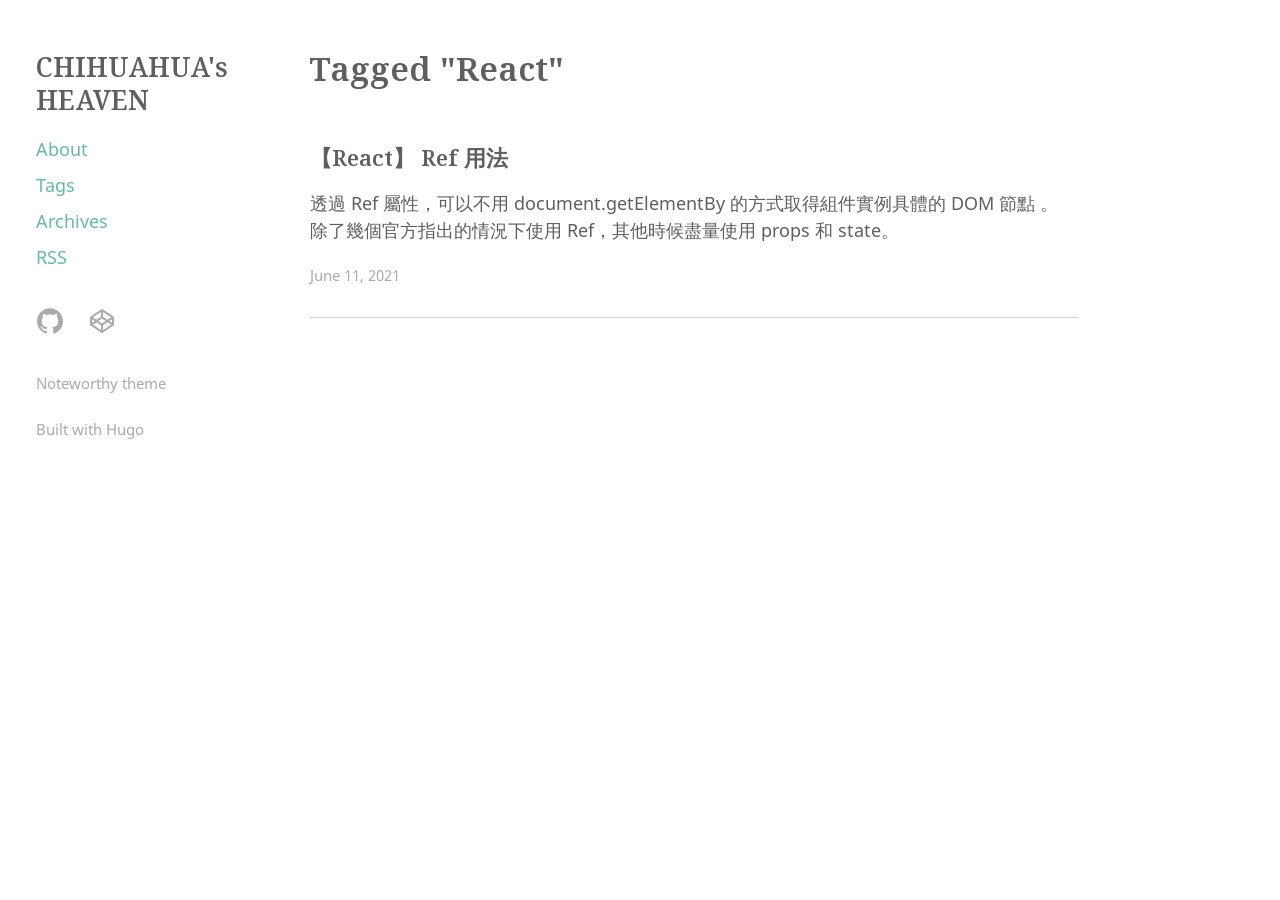
<file: tags/react/index.html>
<!DOCTYPE html>

<html lang="zh-tw">
    <head>
    <meta charset="utf-8">
    <meta http-equiv="X-UA-Compatible" content="IE=edge,chrome=1">
    <meta name="viewport" content="width=device-width, initial-scale=1">
    <meta name="format-detection" content="telephone=no"/>

    <title>React | CHIHUAHUA&#39;s HEAVEN</title>
    
    <link rel="apple-touch-icon" sizes="180x180" href="/apple-touch-icon.png">
    <link rel="icon" type="image/png" sizes="32x32" href="/favicon-32x32.png">
    <link rel="icon" type="image/png" sizes="16x16" href="/favicon-16x16.png">
    <link rel="manifest" href="/manifest.json">
    <link rel="mask-icon" href="/safari-pinned-tab.svg" color="#FF3DB4">
    <meta name="theme-color" content="#ffffff">

    
    
    
    <link rel="stylesheet" href="https://ChihuahuaMH.github.io/css/main.min.975b1911c008aee6ab5fb42e51274b8268ebcb65dc15bd4a5f69b9eedb485c3e.css"/>

    
    
    

    
    
 
    
    <link rel="alternate" type="application/rss+xml" href="https://ChihuahuaMH.github.io/tags/react/index.xml" title="CHIHUAHUA's HEAVEN" />
    </head>

    <body>
        
<nav>
  <header>
    <div class="site-title">
        <a href="/">CHIHUAHUA&#39;s HEAVEN</a>
    </div>  
</header>

  <div class="nav-menu">
  
    <a class="color-link nav-link" href="/about/">About</a>
  
    <a class="color-link nav-link" href="/tags/">Tags</a>
  
    <a class="color-link nav-link" href="/archives/">Archives</a>
  
  <a class="color-link nav-link" href="https://ChihuahuaMH.github.io/index.xml" target="_blank" rel="noopener" type="application/rss+xml">RSS</a>
</div>
<footer class="footer">
	<div class="social-icons">
        

    

    

    

    

    

    

    

    

    

    

    

    

    

    

    

    

    

    
    
    
    <a class="social-icon" href="#" target="_blank" rel="noopener" title="GitHub">
        <svg width="28px" height="28px" viewBox="0 0 28 28" version="1.1" fill="#ABABAB" xmlns="https://www.w3.org/2000/svg" xmlns:xlink="https://www.w3.org/1999/xlink">
            <path d="M13.9988029,1.32087331 C6.82105037,1.32087331 1,7.14112562 1,14.3212723 C1,20.0649109 4.72454649,24.9370678 9.89038951,26.6560892 C10.5408085,26.7757983 10.7778323,26.374374 10.7778323,26.0296121 C10.7778323,25.7215609 10.7666595,24.9035493 10.760275,23.8189856 C7.14426471,24.6042767 6.38131925,22.0760223 6.38131925,22.0760223 C5.78995672,20.5740732 4.93762853,20.1742451 4.93762853,20.1742451 C3.75729765,19.3682044 5.02701126,19.3841656 5.02701126,19.3841656 C6.33183953,19.4759425 7.01817121,20.7241085 7.01817121,20.7241085 C8.17775254,22.7104801 10.0611744,22.1366749 10.8017741,21.8038838 C10.919887,20.9643246 11.2558703,20.3913175 11.6269683,20.066507 C8.74038491,19.7385043 5.70536235,18.6228163 5.70536235,13.6413251 C5.70536235,12.2223743 6.21213051,11.0611968 7.04370914,10.1530044 C6.90963504,9.82420367 6.46351945,8.50181809 7.17139875,6.71256734 C7.17139875,6.71256734 8.26234691,6.36301702 10.7459099,8.04532771 C11.78259,7.75642995 12.8950858,7.61277914 14.000399,7.60719272 C15.1049142,7.61277914 16.2166119,7.75642995 17.2548881,8.04532771 C19.736855,6.36301702 20.8262071,6.71256734 20.8262071,6.71256734 C21.5356825,8.50181809 21.0895669,9.82420367 20.9562909,10.1530044 C21.7894656,11.0611968 22.2922435,12.2223743 22.2922435,13.6413251 C22.2922435,18.6355852 19.2524325,19.734514 16.3570705,20.0561322 C16.8231376,20.4575564 17.2389269,21.2508282 17.2389269,22.4638795 C17.2389269,24.2012564 17.2229657,25.603448 17.2229657,26.0296121 C17.2229657,26.3775663 17.4575954,26.7821827 18.116793,26.6552912 C23.2786458,24.9322794 27,20.0633148 27,14.3212723 C27,7.14112562 21.1789496,1.32087331 13.9988029,1.32087331"></path>
        </svg>
    </a>
    

    
    
    

    
    <a class="social-icon" href="#" target="_blank" rel="noopener" title="CodePen">
        <svg width="28px" height="28px" viewBox="0 0 28 28" version="1.1" fill="#ABABAB" xmlns="https://www.w3.org/2000/svg" xmlns:xlink="https://www.w3.org/1999/xlink">
            <path d="M23.9373074,15.7257163 L21.3573384,13.9998345 L23.9373074,12.2740355 L23.9373074,15.7257163 Z M15.0312843,23.0413101 L15.0312843,18.2311326 L19.5023755,15.2409171 L23.1116014,17.6547354 L15.0312843,23.0413101 Z M14.0001241,16.4396345 L10.352422,13.9998345 L14.0001241,11.5600345 L17.6474953,13.9998345 L14.0001241,16.4396345 Z M12.968633,23.0413101 L4.88823306,17.6547354 L8.49779004,15.2409171 L12.968633,18.2311326 L12.968633,23.0413101 Z M4.06260989,12.2740355 L6.6428271,13.9998345 L4.06260989,15.7257163 L4.06260989,12.2740355 Z M12.968633,4.9583589 L12.968633,9.76853646 L8.49779004,12.7594139 L4.88823306,10.3448509 L12.968633,4.9583589 Z M15.0312843,4.9583589 L23.1116014,10.3448509 L19.5023755,12.7594139 L15.0312843,9.76853646 L15.0312843,4.9583589 Z M25.990774,10.2091501 C25.9886227,10.1940079 25.9848164,10.1795277 25.9823341,10.1643855 C25.9772039,10.1352594 25.9719083,10.1062162 25.9642958,10.0778349 C25.9598276,10.0607895 25.953539,10.0444061 25.9482434,10.0280228 C25.939969,10.002703 25.9317773,9.97746595 25.9216825,9.95289088 C25.9146492,9.93584554 25.9065403,9.91880021 25.8986795,9.90241682 C25.88784,9.87900017 25.8765868,9.85624547 25.8635959,9.83423548 C25.8541631,9.81776935 25.8440683,9.80196518 25.8343044,9.78624375 C25.8204034,9.76473022 25.8061713,9.74387864 25.7906154,9.72368902 C25.7793622,9.7085468 25.7673642,9.69340459 25.7553663,9.67884158 C25.7389002,9.65997587 25.7218549,9.64102741 25.7038993,9.62332012 C25.690412,9.60950181 25.6770074,9.59560076 25.6628581,9.58294087 C25.6439097,9.56589554 25.624382,9.54942941 25.6044406,9.53370798 C25.5890502,9.52171005 25.5738252,9.50971212 25.5577728,9.49837614 C25.5517325,9.4945699 25.5464368,9.4895225 25.5407275,9.48571626 L14.5719703,2.17326668 C14.2255197,1.94224444 13.7743975,1.94224444 13.4278642,2.17326668 L2.45918979,9.48571626 C2.45348043,9.4895225 2.44810205,9.4945699 2.44214446,9.49837614 C2.42600931,9.50971212 2.41086709,9.52171005 2.39572488,9.53370798 C2.37553525,9.54942941 2.35592484,9.56589554 2.33739011,9.58294087 C2.3228271,9.59560076 2.309588,9.60950181 2.29601793,9.62332012 C2.2780624,9.64102741 2.26101707,9.65997587 2.24488192,9.67884158 C2.23255301,9.69340459 2.22055508,9.7085468 2.2092191,9.72368902 C2.19407688,9.74387864 2.17951388,9.76473022 2.1659438,9.78624375 C2.15551801,9.80196518 2.14575418,9.81776935 2.13632132,9.83423548 C2.12366144,9.85624547 2.11232546,9.87900017 2.10123772,9.90241682 C2.093377,9.91880021 2.08518531,9.93584554 2.07823479,9.95289088 C2.06813998,9.97746595 2.05994828,10.002703 2.05167385,10.0280228 C2.04629547,10.0444061 2.04033787,10.0607895 2.03562144,10.0778349 C2.02800896,10.1062162 2.02296156,10.1352594 2.01758318,10.1643855 C2.01510084,10.1795277 2.0112946,10.1940079 2.00939148,10.2091501 C2.00335115,10.2533356 1.99995863,10.2981831 1.99995863,10.3436097 L1.99995863,17.6560593 C1.99995863,17.701486 2.00335115,17.7463334 2.00939148,17.7911808 C2.0112946,17.8057438 2.01510084,17.8208033 2.01758318,17.8352836 C2.02296156,17.8644096 2.02800896,17.8933701 2.03562144,17.9218342 C2.04033787,17.9388795 2.04629547,17.9552629 2.05167385,17.971729 C2.05994828,17.9968833 2.06813998,18.0222031 2.07823479,18.0474401 C2.08518531,18.0645682 2.093377,18.0809516 2.10123772,18.0973349 C2.11232546,18.1205861 2.12366144,18.1433408 2.13632132,18.1660955 C2.14575418,18.1819824 2.15551801,18.1976211 2.1659438,18.2134253 C2.17951388,18.2349388 2.19407688,18.2557904 2.2092191,18.27598 C2.22055508,18.2917842 2.23255301,18.3062644 2.24488192,18.3207447 C2.26101707,18.3396932 2.2780624,18.3586416 2.29601793,18.3763489 C2.309588,18.3901672 2.3228271,18.4040683 2.33739011,18.4166454 C2.35592484,18.4338562 2.37553525,18.4502396 2.39572488,18.465961 C2.41086709,18.4780417 2.42600931,18.4899569 2.44214446,18.5012929 C2.44810205,18.5050991 2.45348043,18.5101465 2.45918979,18.51387 L13.4278642,25.8264023 C13.6011308,25.9419135 13.8006275,26 14.0001241,26 C14.1992898,26 14.3987037,25.9419135 14.5719703,25.8264023 L25.5407275,18.51387 C25.5464368,18.5101465 25.5517325,18.5050991 25.5577728,18.5012929 C25.5738252,18.4899569 25.5890502,18.4780417 25.6044406,18.465961 C25.624382,18.4502396 25.6439097,18.4338562 25.6628581,18.4166454 C25.6770074,18.4040683 25.690412,18.3901672 25.7038993,18.3763489 C25.7218549,18.3586416 25.7389002,18.3396932 25.7553663,18.3207447 C25.7673642,18.3062644 25.7793622,18.2917842 25.7906154,18.27598 C25.8061713,18.2557904 25.8204034,18.2349388 25.8343044,18.2134253 C25.8440683,18.1976211 25.8541631,18.1819824 25.8635959,18.1660955 C25.8765868,18.1433408 25.88784,18.1205861 25.8986795,18.0973349 C25.9065403,18.0809516 25.9146492,18.0645682 25.9216825,18.0474401 C25.9317773,18.0222031 25.939969,17.9968833 25.9482434,17.971729 C25.953539,17.9552629 25.9598276,17.9388795 25.9642958,17.9218342 C25.9719083,17.8933701 25.9772039,17.8644096 25.9823341,17.8352836 C25.9848164,17.8208033 25.9886227,17.8057438 25.990774,17.7911808 C25.9964834,17.7463334 26.0000414,17.701486 26.0000414,17.6560593 L26.0000414,10.3436097 C26.0000414,10.2981831 25.9964834,10.2533356 25.990774,10.2091501 L25.990774,10.2091501 Z"></path>
        </svg>
    </a>
    

    

    

    

    

</div>




	<p><a href="https://github.com/kimcc/hugo-theme-noteworthy" target="_blank" rel="noopener">Noteworthy theme</a></p>
	<p><a href="https://gohugo.io" target="_blank" rel="noopener">Built with Hugo</a></p>

	<script src="https://ChihuahuaMH.github.io/js/main.min.c1aee25a817e9beb1f9c4afd9d62311227a7f5e46720e404dc1dda97281f47f2.js" integrity="sha256-wa7iWoF+m+sfnEr9nWIxEien9eRnIOQE3B3alygfR/I=" crossorigin="anonymous"></script>
</footer>
</nav>

        <div id="content" class="content-container">
        

  <h1>Tagged "React"</h1>
  
  
    
    <article>
            <h2>
                <a href="https://ChihuahuaMH.github.io/posts/my-first-post/">
                    【React】 Ref 用法
                </a>
            </h2>
            <div>
                <p>透過 Ref 屬性，可以不用 document.getElementBy 的方式取得組件實例具體的 DOM 節點 。
除了幾個官方指出的情況下使用 Ref，其他時候盡量使用 props 和 state。</p>
                
            </div>
            <div class="post-footer">
            <time>June 11, 2021</time>
            </div> 
        </article>
    


        

<link rel="stylesheet" type="text/css" href="/css/katex.min.css" crossorigin="anonymous">
<script type="text/javascript" src="/js/katex.min.js" crossorigin="anonymous"></script>
<script type="text/javascript" src="/js/auto-render.min.js"onload="renderMathInElement(document.body);" crossorigin="anonymous"></script>

        </div>
        <footer class="footer-mobile">
	<div class="social-icons">
        

    

    

    

    

    

    

    

    

    

    

    

    

    

    

    

    

    

    
    
    
    <a class="social-icon" href="#" target="_blank" rel="noopener" title="GitHub">
        <svg width="28px" height="28px" viewBox="0 0 28 28" version="1.1" fill="#ABABAB" xmlns="https://www.w3.org/2000/svg" xmlns:xlink="https://www.w3.org/1999/xlink">
            <path d="M13.9988029,1.32087331 C6.82105037,1.32087331 1,7.14112562 1,14.3212723 C1,20.0649109 4.72454649,24.9370678 9.89038951,26.6560892 C10.5408085,26.7757983 10.7778323,26.374374 10.7778323,26.0296121 C10.7778323,25.7215609 10.7666595,24.9035493 10.760275,23.8189856 C7.14426471,24.6042767 6.38131925,22.0760223 6.38131925,22.0760223 C5.78995672,20.5740732 4.93762853,20.1742451 4.93762853,20.1742451 C3.75729765,19.3682044 5.02701126,19.3841656 5.02701126,19.3841656 C6.33183953,19.4759425 7.01817121,20.7241085 7.01817121,20.7241085 C8.17775254,22.7104801 10.0611744,22.1366749 10.8017741,21.8038838 C10.919887,20.9643246 11.2558703,20.3913175 11.6269683,20.066507 C8.74038491,19.7385043 5.70536235,18.6228163 5.70536235,13.6413251 C5.70536235,12.2223743 6.21213051,11.0611968 7.04370914,10.1530044 C6.90963504,9.82420367 6.46351945,8.50181809 7.17139875,6.71256734 C7.17139875,6.71256734 8.26234691,6.36301702 10.7459099,8.04532771 C11.78259,7.75642995 12.8950858,7.61277914 14.000399,7.60719272 C15.1049142,7.61277914 16.2166119,7.75642995 17.2548881,8.04532771 C19.736855,6.36301702 20.8262071,6.71256734 20.8262071,6.71256734 C21.5356825,8.50181809 21.0895669,9.82420367 20.9562909,10.1530044 C21.7894656,11.0611968 22.2922435,12.2223743 22.2922435,13.6413251 C22.2922435,18.6355852 19.2524325,19.734514 16.3570705,20.0561322 C16.8231376,20.4575564 17.2389269,21.2508282 17.2389269,22.4638795 C17.2389269,24.2012564 17.2229657,25.603448 17.2229657,26.0296121 C17.2229657,26.3775663 17.4575954,26.7821827 18.116793,26.6552912 C23.2786458,24.9322794 27,20.0633148 27,14.3212723 C27,7.14112562 21.1789496,1.32087331 13.9988029,1.32087331"></path>
        </svg>
    </a>
    

    
    
    

    
    <a class="social-icon" href="#" target="_blank" rel="noopener" title="CodePen">
        <svg width="28px" height="28px" viewBox="0 0 28 28" version="1.1" fill="#ABABAB" xmlns="https://www.w3.org/2000/svg" xmlns:xlink="https://www.w3.org/1999/xlink">
            <path d="M23.9373074,15.7257163 L21.3573384,13.9998345 L23.9373074,12.2740355 L23.9373074,15.7257163 Z M15.0312843,23.0413101 L15.0312843,18.2311326 L19.5023755,15.2409171 L23.1116014,17.6547354 L15.0312843,23.0413101 Z M14.0001241,16.4396345 L10.352422,13.9998345 L14.0001241,11.5600345 L17.6474953,13.9998345 L14.0001241,16.4396345 Z M12.968633,23.0413101 L4.88823306,17.6547354 L8.49779004,15.2409171 L12.968633,18.2311326 L12.968633,23.0413101 Z M4.06260989,12.2740355 L6.6428271,13.9998345 L4.06260989,15.7257163 L4.06260989,12.2740355 Z M12.968633,4.9583589 L12.968633,9.76853646 L8.49779004,12.7594139 L4.88823306,10.3448509 L12.968633,4.9583589 Z M15.0312843,4.9583589 L23.1116014,10.3448509 L19.5023755,12.7594139 L15.0312843,9.76853646 L15.0312843,4.9583589 Z M25.990774,10.2091501 C25.9886227,10.1940079 25.9848164,10.1795277 25.9823341,10.1643855 C25.9772039,10.1352594 25.9719083,10.1062162 25.9642958,10.0778349 C25.9598276,10.0607895 25.953539,10.0444061 25.9482434,10.0280228 C25.939969,10.002703 25.9317773,9.97746595 25.9216825,9.95289088 C25.9146492,9.93584554 25.9065403,9.91880021 25.8986795,9.90241682 C25.88784,9.87900017 25.8765868,9.85624547 25.8635959,9.83423548 C25.8541631,9.81776935 25.8440683,9.80196518 25.8343044,9.78624375 C25.8204034,9.76473022 25.8061713,9.74387864 25.7906154,9.72368902 C25.7793622,9.7085468 25.7673642,9.69340459 25.7553663,9.67884158 C25.7389002,9.65997587 25.7218549,9.64102741 25.7038993,9.62332012 C25.690412,9.60950181 25.6770074,9.59560076 25.6628581,9.58294087 C25.6439097,9.56589554 25.624382,9.54942941 25.6044406,9.53370798 C25.5890502,9.52171005 25.5738252,9.50971212 25.5577728,9.49837614 C25.5517325,9.4945699 25.5464368,9.4895225 25.5407275,9.48571626 L14.5719703,2.17326668 C14.2255197,1.94224444 13.7743975,1.94224444 13.4278642,2.17326668 L2.45918979,9.48571626 C2.45348043,9.4895225 2.44810205,9.4945699 2.44214446,9.49837614 C2.42600931,9.50971212 2.41086709,9.52171005 2.39572488,9.53370798 C2.37553525,9.54942941 2.35592484,9.56589554 2.33739011,9.58294087 C2.3228271,9.59560076 2.309588,9.60950181 2.29601793,9.62332012 C2.2780624,9.64102741 2.26101707,9.65997587 2.24488192,9.67884158 C2.23255301,9.69340459 2.22055508,9.7085468 2.2092191,9.72368902 C2.19407688,9.74387864 2.17951388,9.76473022 2.1659438,9.78624375 C2.15551801,9.80196518 2.14575418,9.81776935 2.13632132,9.83423548 C2.12366144,9.85624547 2.11232546,9.87900017 2.10123772,9.90241682 C2.093377,9.91880021 2.08518531,9.93584554 2.07823479,9.95289088 C2.06813998,9.97746595 2.05994828,10.002703 2.05167385,10.0280228 C2.04629547,10.0444061 2.04033787,10.0607895 2.03562144,10.0778349 C2.02800896,10.1062162 2.02296156,10.1352594 2.01758318,10.1643855 C2.01510084,10.1795277 2.0112946,10.1940079 2.00939148,10.2091501 C2.00335115,10.2533356 1.99995863,10.2981831 1.99995863,10.3436097 L1.99995863,17.6560593 C1.99995863,17.701486 2.00335115,17.7463334 2.00939148,17.7911808 C2.0112946,17.8057438 2.01510084,17.8208033 2.01758318,17.8352836 C2.02296156,17.8644096 2.02800896,17.8933701 2.03562144,17.9218342 C2.04033787,17.9388795 2.04629547,17.9552629 2.05167385,17.971729 C2.05994828,17.9968833 2.06813998,18.0222031 2.07823479,18.0474401 C2.08518531,18.0645682 2.093377,18.0809516 2.10123772,18.0973349 C2.11232546,18.1205861 2.12366144,18.1433408 2.13632132,18.1660955 C2.14575418,18.1819824 2.15551801,18.1976211 2.1659438,18.2134253 C2.17951388,18.2349388 2.19407688,18.2557904 2.2092191,18.27598 C2.22055508,18.2917842 2.23255301,18.3062644 2.24488192,18.3207447 C2.26101707,18.3396932 2.2780624,18.3586416 2.29601793,18.3763489 C2.309588,18.3901672 2.3228271,18.4040683 2.33739011,18.4166454 C2.35592484,18.4338562 2.37553525,18.4502396 2.39572488,18.465961 C2.41086709,18.4780417 2.42600931,18.4899569 2.44214446,18.5012929 C2.44810205,18.5050991 2.45348043,18.5101465 2.45918979,18.51387 L13.4278642,25.8264023 C13.6011308,25.9419135 13.8006275,26 14.0001241,26 C14.1992898,26 14.3987037,25.9419135 14.5719703,25.8264023 L25.5407275,18.51387 C25.5464368,18.5101465 25.5517325,18.5050991 25.5577728,18.5012929 C25.5738252,18.4899569 25.5890502,18.4780417 25.6044406,18.465961 C25.624382,18.4502396 25.6439097,18.4338562 25.6628581,18.4166454 C25.6770074,18.4040683 25.690412,18.3901672 25.7038993,18.3763489 C25.7218549,18.3586416 25.7389002,18.3396932 25.7553663,18.3207447 C25.7673642,18.3062644 25.7793622,18.2917842 25.7906154,18.27598 C25.8061713,18.2557904 25.8204034,18.2349388 25.8343044,18.2134253 C25.8440683,18.1976211 25.8541631,18.1819824 25.8635959,18.1660955 C25.8765868,18.1433408 25.88784,18.1205861 25.8986795,18.0973349 C25.9065403,18.0809516 25.9146492,18.0645682 25.9216825,18.0474401 C25.9317773,18.0222031 25.939969,17.9968833 25.9482434,17.971729 C25.953539,17.9552629 25.9598276,17.9388795 25.9642958,17.9218342 C25.9719083,17.8933701 25.9772039,17.8644096 25.9823341,17.8352836 C25.9848164,17.8208033 25.9886227,17.8057438 25.990774,17.7911808 C25.9964834,17.7463334 26.0000414,17.701486 26.0000414,17.6560593 L26.0000414,10.3436097 C26.0000414,10.2981831 25.9964834,10.2533356 25.990774,10.2091501 L25.990774,10.2091501 Z"></path>
        </svg>
    </a>
    

    

    

    

    

</div>




	<div class="footer-mobile-links">
		<p><a href="https://github.com/kimcc/hugo-theme-noteworthy" target="_blank" rel="noopener">Noteworthy theme</a></p>
		<span class="divider-bar">|</span>
		<p><a href="https://gohugo.io" target="_blank" rel="noopener">Built with Hugo</a></p>
	</div>

	<script src="https://ChihuahuaMH.github.io/js/main.min.c1aee25a817e9beb1f9c4afd9d62311227a7f5e46720e404dc1dda97281f47f2.js" integrity="sha256-wa7iWoF+m+sfnEr9nWIxEien9eRnIOQE3B3alygfR/I=" crossorigin="anonymous"></script>
</footer>
    </body>
</html>
</file>
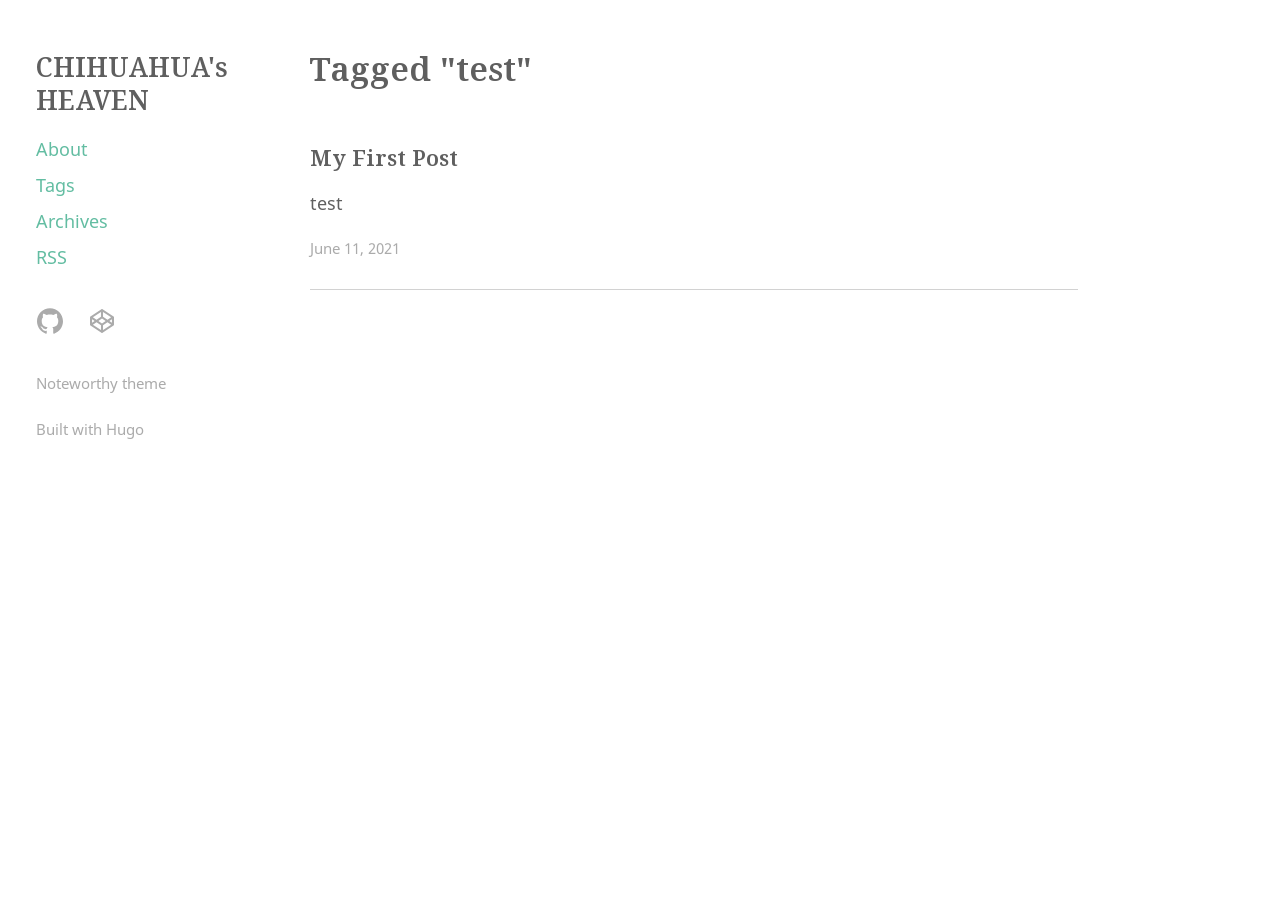
<file: tags/test/index.html>
<!DOCTYPE html>

<html lang="zh-tw">
    <head>
    <meta charset="utf-8">
    <meta http-equiv="X-UA-Compatible" content="IE=edge,chrome=1">
    <meta name="viewport" content="width=device-width, initial-scale=1">
    <meta name="format-detection" content="telephone=no"/>

    <title>test | CHIHUAHUA&#39;s HEAVEN</title>
    
    <link rel="apple-touch-icon" sizes="180x180" href="/apple-touch-icon.png">
    <link rel="icon" type="image/png" sizes="32x32" href="/favicon-32x32.png">
    <link rel="icon" type="image/png" sizes="16x16" href="/favicon-16x16.png">
    <link rel="manifest" href="/manifest.json">
    <link rel="mask-icon" href="/safari-pinned-tab.svg" color="#FF3DB4">
    <meta name="theme-color" content="#ffffff">

    
    
    
    <link rel="stylesheet" href="https://ChihuahuaMH.github.io/css/main.min.975b1911c008aee6ab5fb42e51274b8268ebcb65dc15bd4a5f69b9eedb485c3e.css"/>

    
    
    

    
    
 
    
    <link rel="alternate" type="application/rss+xml" href="https://ChihuahuaMH.github.io/tags/test/index.xml" title="CHIHUAHUA's HEAVEN" />
    </head>

    <body>
        
<nav>
  <header>
    <div class="site-title">
        <a href="/">CHIHUAHUA&#39;s HEAVEN</a>
    </div>  
</header>

  <div class="nav-menu">
  
    <a class="color-link nav-link" href="/about/">About</a>
  
    <a class="color-link nav-link" href="/tags/">Tags</a>
  
    <a class="color-link nav-link" href="/archives/">Archives</a>
  
  <a class="color-link nav-link" href="https://ChihuahuaMH.github.io/index.xml" target="_blank" rel="noopener" type="application/rss+xml">RSS</a>
</div>
<footer class="footer">
	<div class="social-icons">
        

    

    

    

    

    

    

    

    

    

    

    

    

    

    

    

    

    

    
    
    
    <a class="social-icon" href="#" target="_blank" rel="noopener" title="GitHub">
        <svg width="28px" height="28px" viewBox="0 0 28 28" version="1.1" fill="#ABABAB" xmlns="https://www.w3.org/2000/svg" xmlns:xlink="https://www.w3.org/1999/xlink">
            <path d="M13.9988029,1.32087331 C6.82105037,1.32087331 1,7.14112562 1,14.3212723 C1,20.0649109 4.72454649,24.9370678 9.89038951,26.6560892 C10.5408085,26.7757983 10.7778323,26.374374 10.7778323,26.0296121 C10.7778323,25.7215609 10.7666595,24.9035493 10.760275,23.8189856 C7.14426471,24.6042767 6.38131925,22.0760223 6.38131925,22.0760223 C5.78995672,20.5740732 4.93762853,20.1742451 4.93762853,20.1742451 C3.75729765,19.3682044 5.02701126,19.3841656 5.02701126,19.3841656 C6.33183953,19.4759425 7.01817121,20.7241085 7.01817121,20.7241085 C8.17775254,22.7104801 10.0611744,22.1366749 10.8017741,21.8038838 C10.919887,20.9643246 11.2558703,20.3913175 11.6269683,20.066507 C8.74038491,19.7385043 5.70536235,18.6228163 5.70536235,13.6413251 C5.70536235,12.2223743 6.21213051,11.0611968 7.04370914,10.1530044 C6.90963504,9.82420367 6.46351945,8.50181809 7.17139875,6.71256734 C7.17139875,6.71256734 8.26234691,6.36301702 10.7459099,8.04532771 C11.78259,7.75642995 12.8950858,7.61277914 14.000399,7.60719272 C15.1049142,7.61277914 16.2166119,7.75642995 17.2548881,8.04532771 C19.736855,6.36301702 20.8262071,6.71256734 20.8262071,6.71256734 C21.5356825,8.50181809 21.0895669,9.82420367 20.9562909,10.1530044 C21.7894656,11.0611968 22.2922435,12.2223743 22.2922435,13.6413251 C22.2922435,18.6355852 19.2524325,19.734514 16.3570705,20.0561322 C16.8231376,20.4575564 17.2389269,21.2508282 17.2389269,22.4638795 C17.2389269,24.2012564 17.2229657,25.603448 17.2229657,26.0296121 C17.2229657,26.3775663 17.4575954,26.7821827 18.116793,26.6552912 C23.2786458,24.9322794 27,20.0633148 27,14.3212723 C27,7.14112562 21.1789496,1.32087331 13.9988029,1.32087331"></path>
        </svg>
    </a>
    

    
    
    

    
    <a class="social-icon" href="#" target="_blank" rel="noopener" title="CodePen">
        <svg width="28px" height="28px" viewBox="0 0 28 28" version="1.1" fill="#ABABAB" xmlns="https://www.w3.org/2000/svg" xmlns:xlink="https://www.w3.org/1999/xlink">
            <path d="M23.9373074,15.7257163 L21.3573384,13.9998345 L23.9373074,12.2740355 L23.9373074,15.7257163 Z M15.0312843,23.0413101 L15.0312843,18.2311326 L19.5023755,15.2409171 L23.1116014,17.6547354 L15.0312843,23.0413101 Z M14.0001241,16.4396345 L10.352422,13.9998345 L14.0001241,11.5600345 L17.6474953,13.9998345 L14.0001241,16.4396345 Z M12.968633,23.0413101 L4.88823306,17.6547354 L8.49779004,15.2409171 L12.968633,18.2311326 L12.968633,23.0413101 Z M4.06260989,12.2740355 L6.6428271,13.9998345 L4.06260989,15.7257163 L4.06260989,12.2740355 Z M12.968633,4.9583589 L12.968633,9.76853646 L8.49779004,12.7594139 L4.88823306,10.3448509 L12.968633,4.9583589 Z M15.0312843,4.9583589 L23.1116014,10.3448509 L19.5023755,12.7594139 L15.0312843,9.76853646 L15.0312843,4.9583589 Z M25.990774,10.2091501 C25.9886227,10.1940079 25.9848164,10.1795277 25.9823341,10.1643855 C25.9772039,10.1352594 25.9719083,10.1062162 25.9642958,10.0778349 C25.9598276,10.0607895 25.953539,10.0444061 25.9482434,10.0280228 C25.939969,10.002703 25.9317773,9.97746595 25.9216825,9.95289088 C25.9146492,9.93584554 25.9065403,9.91880021 25.8986795,9.90241682 C25.88784,9.87900017 25.8765868,9.85624547 25.8635959,9.83423548 C25.8541631,9.81776935 25.8440683,9.80196518 25.8343044,9.78624375 C25.8204034,9.76473022 25.8061713,9.74387864 25.7906154,9.72368902 C25.7793622,9.7085468 25.7673642,9.69340459 25.7553663,9.67884158 C25.7389002,9.65997587 25.7218549,9.64102741 25.7038993,9.62332012 C25.690412,9.60950181 25.6770074,9.59560076 25.6628581,9.58294087 C25.6439097,9.56589554 25.624382,9.54942941 25.6044406,9.53370798 C25.5890502,9.52171005 25.5738252,9.50971212 25.5577728,9.49837614 C25.5517325,9.4945699 25.5464368,9.4895225 25.5407275,9.48571626 L14.5719703,2.17326668 C14.2255197,1.94224444 13.7743975,1.94224444 13.4278642,2.17326668 L2.45918979,9.48571626 C2.45348043,9.4895225 2.44810205,9.4945699 2.44214446,9.49837614 C2.42600931,9.50971212 2.41086709,9.52171005 2.39572488,9.53370798 C2.37553525,9.54942941 2.35592484,9.56589554 2.33739011,9.58294087 C2.3228271,9.59560076 2.309588,9.60950181 2.29601793,9.62332012 C2.2780624,9.64102741 2.26101707,9.65997587 2.24488192,9.67884158 C2.23255301,9.69340459 2.22055508,9.7085468 2.2092191,9.72368902 C2.19407688,9.74387864 2.17951388,9.76473022 2.1659438,9.78624375 C2.15551801,9.80196518 2.14575418,9.81776935 2.13632132,9.83423548 C2.12366144,9.85624547 2.11232546,9.87900017 2.10123772,9.90241682 C2.093377,9.91880021 2.08518531,9.93584554 2.07823479,9.95289088 C2.06813998,9.97746595 2.05994828,10.002703 2.05167385,10.0280228 C2.04629547,10.0444061 2.04033787,10.0607895 2.03562144,10.0778349 C2.02800896,10.1062162 2.02296156,10.1352594 2.01758318,10.1643855 C2.01510084,10.1795277 2.0112946,10.1940079 2.00939148,10.2091501 C2.00335115,10.2533356 1.99995863,10.2981831 1.99995863,10.3436097 L1.99995863,17.6560593 C1.99995863,17.701486 2.00335115,17.7463334 2.00939148,17.7911808 C2.0112946,17.8057438 2.01510084,17.8208033 2.01758318,17.8352836 C2.02296156,17.8644096 2.02800896,17.8933701 2.03562144,17.9218342 C2.04033787,17.9388795 2.04629547,17.9552629 2.05167385,17.971729 C2.05994828,17.9968833 2.06813998,18.0222031 2.07823479,18.0474401 C2.08518531,18.0645682 2.093377,18.0809516 2.10123772,18.0973349 C2.11232546,18.1205861 2.12366144,18.1433408 2.13632132,18.1660955 C2.14575418,18.1819824 2.15551801,18.1976211 2.1659438,18.2134253 C2.17951388,18.2349388 2.19407688,18.2557904 2.2092191,18.27598 C2.22055508,18.2917842 2.23255301,18.3062644 2.24488192,18.3207447 C2.26101707,18.3396932 2.2780624,18.3586416 2.29601793,18.3763489 C2.309588,18.3901672 2.3228271,18.4040683 2.33739011,18.4166454 C2.35592484,18.4338562 2.37553525,18.4502396 2.39572488,18.465961 C2.41086709,18.4780417 2.42600931,18.4899569 2.44214446,18.5012929 C2.44810205,18.5050991 2.45348043,18.5101465 2.45918979,18.51387 L13.4278642,25.8264023 C13.6011308,25.9419135 13.8006275,26 14.0001241,26 C14.1992898,26 14.3987037,25.9419135 14.5719703,25.8264023 L25.5407275,18.51387 C25.5464368,18.5101465 25.5517325,18.5050991 25.5577728,18.5012929 C25.5738252,18.4899569 25.5890502,18.4780417 25.6044406,18.465961 C25.624382,18.4502396 25.6439097,18.4338562 25.6628581,18.4166454 C25.6770074,18.4040683 25.690412,18.3901672 25.7038993,18.3763489 C25.7218549,18.3586416 25.7389002,18.3396932 25.7553663,18.3207447 C25.7673642,18.3062644 25.7793622,18.2917842 25.7906154,18.27598 C25.8061713,18.2557904 25.8204034,18.2349388 25.8343044,18.2134253 C25.8440683,18.1976211 25.8541631,18.1819824 25.8635959,18.1660955 C25.8765868,18.1433408 25.88784,18.1205861 25.8986795,18.0973349 C25.9065403,18.0809516 25.9146492,18.0645682 25.9216825,18.0474401 C25.9317773,18.0222031 25.939969,17.9968833 25.9482434,17.971729 C25.953539,17.9552629 25.9598276,17.9388795 25.9642958,17.9218342 C25.9719083,17.8933701 25.9772039,17.8644096 25.9823341,17.8352836 C25.9848164,17.8208033 25.9886227,17.8057438 25.990774,17.7911808 C25.9964834,17.7463334 26.0000414,17.701486 26.0000414,17.6560593 L26.0000414,10.3436097 C26.0000414,10.2981831 25.9964834,10.2533356 25.990774,10.2091501 L25.990774,10.2091501 Z"></path>
        </svg>
    </a>
    

    

    

    

    

</div>




	<p><a href="https://github.com/kimcc/hugo-theme-noteworthy" target="_blank" rel="noopener">Noteworthy theme</a></p>
	<p><a href="https://gohugo.io" target="_blank" rel="noopener">Built with Hugo</a></p>

	<script src="https://ChihuahuaMH.github.io/js/main.min.c1aee25a817e9beb1f9c4afd9d62311227a7f5e46720e404dc1dda97281f47f2.js" integrity="sha256-wa7iWoF+m+sfnEr9nWIxEien9eRnIOQE3B3alygfR/I=" crossorigin="anonymous"></script>
</footer>
</nav>

        <div id="content" class="content-container">
        

  <h1>Tagged "test"</h1>
  
  
    
    <article>
            <h2>
                <a href="https://ChihuahuaMH.github.io/posts/my-first-post/">
                    My First Post
                </a>
            </h2>
            <div>
                <p>test</p>
                
            </div>
            <div class="post-footer">
            <time>June 11, 2021</time>
            </div> 
        </article>
    


        

<link rel="stylesheet" type="text/css" href="/css/katex.min.css" crossorigin="anonymous">
<script type="text/javascript" src="/js/katex.min.js" crossorigin="anonymous"></script>
<script type="text/javascript" src="/js/auto-render.min.js"onload="renderMathInElement(document.body);" crossorigin="anonymous"></script>

        </div>
        <footer class="footer-mobile">
	<div class="social-icons">
        

    

    

    

    

    

    

    

    

    

    

    

    

    

    

    

    

    

    
    
    
    <a class="social-icon" href="#" target="_blank" rel="noopener" title="GitHub">
        <svg width="28px" height="28px" viewBox="0 0 28 28" version="1.1" fill="#ABABAB" xmlns="https://www.w3.org/2000/svg" xmlns:xlink="https://www.w3.org/1999/xlink">
            <path d="M13.9988029,1.32087331 C6.82105037,1.32087331 1,7.14112562 1,14.3212723 C1,20.0649109 4.72454649,24.9370678 9.89038951,26.6560892 C10.5408085,26.7757983 10.7778323,26.374374 10.7778323,26.0296121 C10.7778323,25.7215609 10.7666595,24.9035493 10.760275,23.8189856 C7.14426471,24.6042767 6.38131925,22.0760223 6.38131925,22.0760223 C5.78995672,20.5740732 4.93762853,20.1742451 4.93762853,20.1742451 C3.75729765,19.3682044 5.02701126,19.3841656 5.02701126,19.3841656 C6.33183953,19.4759425 7.01817121,20.7241085 7.01817121,20.7241085 C8.17775254,22.7104801 10.0611744,22.1366749 10.8017741,21.8038838 C10.919887,20.9643246 11.2558703,20.3913175 11.6269683,20.066507 C8.74038491,19.7385043 5.70536235,18.6228163 5.70536235,13.6413251 C5.70536235,12.2223743 6.21213051,11.0611968 7.04370914,10.1530044 C6.90963504,9.82420367 6.46351945,8.50181809 7.17139875,6.71256734 C7.17139875,6.71256734 8.26234691,6.36301702 10.7459099,8.04532771 C11.78259,7.75642995 12.8950858,7.61277914 14.000399,7.60719272 C15.1049142,7.61277914 16.2166119,7.75642995 17.2548881,8.04532771 C19.736855,6.36301702 20.8262071,6.71256734 20.8262071,6.71256734 C21.5356825,8.50181809 21.0895669,9.82420367 20.9562909,10.1530044 C21.7894656,11.0611968 22.2922435,12.2223743 22.2922435,13.6413251 C22.2922435,18.6355852 19.2524325,19.734514 16.3570705,20.0561322 C16.8231376,20.4575564 17.2389269,21.2508282 17.2389269,22.4638795 C17.2389269,24.2012564 17.2229657,25.603448 17.2229657,26.0296121 C17.2229657,26.3775663 17.4575954,26.7821827 18.116793,26.6552912 C23.2786458,24.9322794 27,20.0633148 27,14.3212723 C27,7.14112562 21.1789496,1.32087331 13.9988029,1.32087331"></path>
        </svg>
    </a>
    

    
    
    

    
    <a class="social-icon" href="#" target="_blank" rel="noopener" title="CodePen">
        <svg width="28px" height="28px" viewBox="0 0 28 28" version="1.1" fill="#ABABAB" xmlns="https://www.w3.org/2000/svg" xmlns:xlink="https://www.w3.org/1999/xlink">
            <path d="M23.9373074,15.7257163 L21.3573384,13.9998345 L23.9373074,12.2740355 L23.9373074,15.7257163 Z M15.0312843,23.0413101 L15.0312843,18.2311326 L19.5023755,15.2409171 L23.1116014,17.6547354 L15.0312843,23.0413101 Z M14.0001241,16.4396345 L10.352422,13.9998345 L14.0001241,11.5600345 L17.6474953,13.9998345 L14.0001241,16.4396345 Z M12.968633,23.0413101 L4.88823306,17.6547354 L8.49779004,15.2409171 L12.968633,18.2311326 L12.968633,23.0413101 Z M4.06260989,12.2740355 L6.6428271,13.9998345 L4.06260989,15.7257163 L4.06260989,12.2740355 Z M12.968633,4.9583589 L12.968633,9.76853646 L8.49779004,12.7594139 L4.88823306,10.3448509 L12.968633,4.9583589 Z M15.0312843,4.9583589 L23.1116014,10.3448509 L19.5023755,12.7594139 L15.0312843,9.76853646 L15.0312843,4.9583589 Z M25.990774,10.2091501 C25.9886227,10.1940079 25.9848164,10.1795277 25.9823341,10.1643855 C25.9772039,10.1352594 25.9719083,10.1062162 25.9642958,10.0778349 C25.9598276,10.0607895 25.953539,10.0444061 25.9482434,10.0280228 C25.939969,10.002703 25.9317773,9.97746595 25.9216825,9.95289088 C25.9146492,9.93584554 25.9065403,9.91880021 25.8986795,9.90241682 C25.88784,9.87900017 25.8765868,9.85624547 25.8635959,9.83423548 C25.8541631,9.81776935 25.8440683,9.80196518 25.8343044,9.78624375 C25.8204034,9.76473022 25.8061713,9.74387864 25.7906154,9.72368902 C25.7793622,9.7085468 25.7673642,9.69340459 25.7553663,9.67884158 C25.7389002,9.65997587 25.7218549,9.64102741 25.7038993,9.62332012 C25.690412,9.60950181 25.6770074,9.59560076 25.6628581,9.58294087 C25.6439097,9.56589554 25.624382,9.54942941 25.6044406,9.53370798 C25.5890502,9.52171005 25.5738252,9.50971212 25.5577728,9.49837614 C25.5517325,9.4945699 25.5464368,9.4895225 25.5407275,9.48571626 L14.5719703,2.17326668 C14.2255197,1.94224444 13.7743975,1.94224444 13.4278642,2.17326668 L2.45918979,9.48571626 C2.45348043,9.4895225 2.44810205,9.4945699 2.44214446,9.49837614 C2.42600931,9.50971212 2.41086709,9.52171005 2.39572488,9.53370798 C2.37553525,9.54942941 2.35592484,9.56589554 2.33739011,9.58294087 C2.3228271,9.59560076 2.309588,9.60950181 2.29601793,9.62332012 C2.2780624,9.64102741 2.26101707,9.65997587 2.24488192,9.67884158 C2.23255301,9.69340459 2.22055508,9.7085468 2.2092191,9.72368902 C2.19407688,9.74387864 2.17951388,9.76473022 2.1659438,9.78624375 C2.15551801,9.80196518 2.14575418,9.81776935 2.13632132,9.83423548 C2.12366144,9.85624547 2.11232546,9.87900017 2.10123772,9.90241682 C2.093377,9.91880021 2.08518531,9.93584554 2.07823479,9.95289088 C2.06813998,9.97746595 2.05994828,10.002703 2.05167385,10.0280228 C2.04629547,10.0444061 2.04033787,10.0607895 2.03562144,10.0778349 C2.02800896,10.1062162 2.02296156,10.1352594 2.01758318,10.1643855 C2.01510084,10.1795277 2.0112946,10.1940079 2.00939148,10.2091501 C2.00335115,10.2533356 1.99995863,10.2981831 1.99995863,10.3436097 L1.99995863,17.6560593 C1.99995863,17.701486 2.00335115,17.7463334 2.00939148,17.7911808 C2.0112946,17.8057438 2.01510084,17.8208033 2.01758318,17.8352836 C2.02296156,17.8644096 2.02800896,17.8933701 2.03562144,17.9218342 C2.04033787,17.9388795 2.04629547,17.9552629 2.05167385,17.971729 C2.05994828,17.9968833 2.06813998,18.0222031 2.07823479,18.0474401 C2.08518531,18.0645682 2.093377,18.0809516 2.10123772,18.0973349 C2.11232546,18.1205861 2.12366144,18.1433408 2.13632132,18.1660955 C2.14575418,18.1819824 2.15551801,18.1976211 2.1659438,18.2134253 C2.17951388,18.2349388 2.19407688,18.2557904 2.2092191,18.27598 C2.22055508,18.2917842 2.23255301,18.3062644 2.24488192,18.3207447 C2.26101707,18.3396932 2.2780624,18.3586416 2.29601793,18.3763489 C2.309588,18.3901672 2.3228271,18.4040683 2.33739011,18.4166454 C2.35592484,18.4338562 2.37553525,18.4502396 2.39572488,18.465961 C2.41086709,18.4780417 2.42600931,18.4899569 2.44214446,18.5012929 C2.44810205,18.5050991 2.45348043,18.5101465 2.45918979,18.51387 L13.4278642,25.8264023 C13.6011308,25.9419135 13.8006275,26 14.0001241,26 C14.1992898,26 14.3987037,25.9419135 14.5719703,25.8264023 L25.5407275,18.51387 C25.5464368,18.5101465 25.5517325,18.5050991 25.5577728,18.5012929 C25.5738252,18.4899569 25.5890502,18.4780417 25.6044406,18.465961 C25.624382,18.4502396 25.6439097,18.4338562 25.6628581,18.4166454 C25.6770074,18.4040683 25.690412,18.3901672 25.7038993,18.3763489 C25.7218549,18.3586416 25.7389002,18.3396932 25.7553663,18.3207447 C25.7673642,18.3062644 25.7793622,18.2917842 25.7906154,18.27598 C25.8061713,18.2557904 25.8204034,18.2349388 25.8343044,18.2134253 C25.8440683,18.1976211 25.8541631,18.1819824 25.8635959,18.1660955 C25.8765868,18.1433408 25.88784,18.1205861 25.8986795,18.0973349 C25.9065403,18.0809516 25.9146492,18.0645682 25.9216825,18.0474401 C25.9317773,18.0222031 25.939969,17.9968833 25.9482434,17.971729 C25.953539,17.9552629 25.9598276,17.9388795 25.9642958,17.9218342 C25.9719083,17.8933701 25.9772039,17.8644096 25.9823341,17.8352836 C25.9848164,17.8208033 25.9886227,17.8057438 25.990774,17.7911808 C25.9964834,17.7463334 26.0000414,17.701486 26.0000414,17.6560593 L26.0000414,10.3436097 C26.0000414,10.2981831 25.9964834,10.2533356 25.990774,10.2091501 L25.990774,10.2091501 Z"></path>
        </svg>
    </a>
    

    

    

    

    

</div>




	<div class="footer-mobile-links">
		<p><a href="https://github.com/kimcc/hugo-theme-noteworthy" target="_blank" rel="noopener">Noteworthy theme</a></p>
		<span class="divider-bar">|</span>
		<p><a href="https://gohugo.io" target="_blank" rel="noopener">Built with Hugo</a></p>
	</div>

	<script src="https://ChihuahuaMH.github.io/js/main.min.c1aee25a817e9beb1f9c4afd9d62311227a7f5e46720e404dc1dda97281f47f2.js" integrity="sha256-wa7iWoF+m+sfnEr9nWIxEien9eRnIOQE3B3alygfR/I=" crossorigin="anonymous"></script>
</footer>
    </body>
</html>
</file>
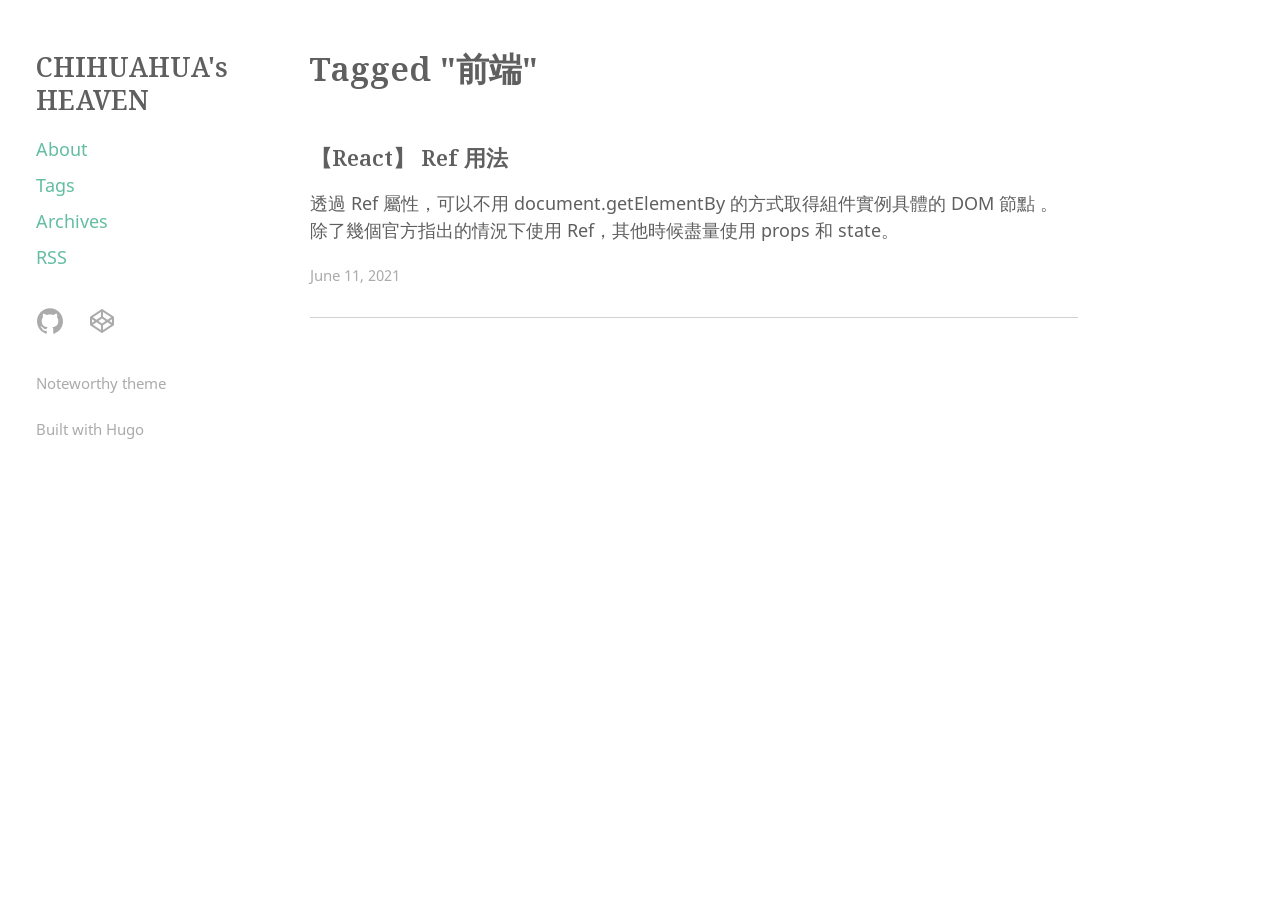
<file: tags/前端/index.html>
<!DOCTYPE html>

<html lang="zh-tw">
    <head>
    <meta charset="utf-8">
    <meta http-equiv="X-UA-Compatible" content="IE=edge,chrome=1">
    <meta name="viewport" content="width=device-width, initial-scale=1">
    <meta name="format-detection" content="telephone=no"/>

    <title>前端 | CHIHUAHUA&#39;s HEAVEN</title>
    
    <link rel="apple-touch-icon" sizes="180x180" href="/apple-touch-icon.png">
    <link rel="icon" type="image/png" sizes="32x32" href="/favicon-32x32.png">
    <link rel="icon" type="image/png" sizes="16x16" href="/favicon-16x16.png">
    <link rel="manifest" href="/manifest.json">
    <link rel="mask-icon" href="/safari-pinned-tab.svg" color="#FF3DB4">
    <meta name="theme-color" content="#ffffff">

    
    
    
    <link rel="stylesheet" href="https://ChihuahuaMH.github.io/css/main.min.975b1911c008aee6ab5fb42e51274b8268ebcb65dc15bd4a5f69b9eedb485c3e.css"/>

    
    
    

    
    
 
    
    <link rel="alternate" type="application/rss+xml" href="https://ChihuahuaMH.github.io/tags/%E5%89%8D%E7%AB%AF/index.xml" title="CHIHUAHUA's HEAVEN" />
    </head>

    <body>
        
<nav>
  <header>
    <div class="site-title">
        <a href="/">CHIHUAHUA&#39;s HEAVEN</a>
    </div>  
</header>

  <div class="nav-menu">
  
    <a class="color-link nav-link" href="/about/">About</a>
  
    <a class="color-link nav-link" href="/tags/">Tags</a>
  
    <a class="color-link nav-link" href="/archives/">Archives</a>
  
  <a class="color-link nav-link" href="https://ChihuahuaMH.github.io/index.xml" target="_blank" rel="noopener" type="application/rss+xml">RSS</a>
</div>
<footer class="footer">
	<div class="social-icons">
        

    

    

    

    

    

    

    

    

    

    

    

    

    

    

    

    

    

    
    
    
    <a class="social-icon" href="#" target="_blank" rel="noopener" title="GitHub">
        <svg width="28px" height="28px" viewBox="0 0 28 28" version="1.1" fill="#ABABAB" xmlns="https://www.w3.org/2000/svg" xmlns:xlink="https://www.w3.org/1999/xlink">
            <path d="M13.9988029,1.32087331 C6.82105037,1.32087331 1,7.14112562 1,14.3212723 C1,20.0649109 4.72454649,24.9370678 9.89038951,26.6560892 C10.5408085,26.7757983 10.7778323,26.374374 10.7778323,26.0296121 C10.7778323,25.7215609 10.7666595,24.9035493 10.760275,23.8189856 C7.14426471,24.6042767 6.38131925,22.0760223 6.38131925,22.0760223 C5.78995672,20.5740732 4.93762853,20.1742451 4.93762853,20.1742451 C3.75729765,19.3682044 5.02701126,19.3841656 5.02701126,19.3841656 C6.33183953,19.4759425 7.01817121,20.7241085 7.01817121,20.7241085 C8.17775254,22.7104801 10.0611744,22.1366749 10.8017741,21.8038838 C10.919887,20.9643246 11.2558703,20.3913175 11.6269683,20.066507 C8.74038491,19.7385043 5.70536235,18.6228163 5.70536235,13.6413251 C5.70536235,12.2223743 6.21213051,11.0611968 7.04370914,10.1530044 C6.90963504,9.82420367 6.46351945,8.50181809 7.17139875,6.71256734 C7.17139875,6.71256734 8.26234691,6.36301702 10.7459099,8.04532771 C11.78259,7.75642995 12.8950858,7.61277914 14.000399,7.60719272 C15.1049142,7.61277914 16.2166119,7.75642995 17.2548881,8.04532771 C19.736855,6.36301702 20.8262071,6.71256734 20.8262071,6.71256734 C21.5356825,8.50181809 21.0895669,9.82420367 20.9562909,10.1530044 C21.7894656,11.0611968 22.2922435,12.2223743 22.2922435,13.6413251 C22.2922435,18.6355852 19.2524325,19.734514 16.3570705,20.0561322 C16.8231376,20.4575564 17.2389269,21.2508282 17.2389269,22.4638795 C17.2389269,24.2012564 17.2229657,25.603448 17.2229657,26.0296121 C17.2229657,26.3775663 17.4575954,26.7821827 18.116793,26.6552912 C23.2786458,24.9322794 27,20.0633148 27,14.3212723 C27,7.14112562 21.1789496,1.32087331 13.9988029,1.32087331"></path>
        </svg>
    </a>
    

    
    
    

    
    <a class="social-icon" href="#" target="_blank" rel="noopener" title="CodePen">
        <svg width="28px" height="28px" viewBox="0 0 28 28" version="1.1" fill="#ABABAB" xmlns="https://www.w3.org/2000/svg" xmlns:xlink="https://www.w3.org/1999/xlink">
            <path d="M23.9373074,15.7257163 L21.3573384,13.9998345 L23.9373074,12.2740355 L23.9373074,15.7257163 Z M15.0312843,23.0413101 L15.0312843,18.2311326 L19.5023755,15.2409171 L23.1116014,17.6547354 L15.0312843,23.0413101 Z M14.0001241,16.4396345 L10.352422,13.9998345 L14.0001241,11.5600345 L17.6474953,13.9998345 L14.0001241,16.4396345 Z M12.968633,23.0413101 L4.88823306,17.6547354 L8.49779004,15.2409171 L12.968633,18.2311326 L12.968633,23.0413101 Z M4.06260989,12.2740355 L6.6428271,13.9998345 L4.06260989,15.7257163 L4.06260989,12.2740355 Z M12.968633,4.9583589 L12.968633,9.76853646 L8.49779004,12.7594139 L4.88823306,10.3448509 L12.968633,4.9583589 Z M15.0312843,4.9583589 L23.1116014,10.3448509 L19.5023755,12.7594139 L15.0312843,9.76853646 L15.0312843,4.9583589 Z M25.990774,10.2091501 C25.9886227,10.1940079 25.9848164,10.1795277 25.9823341,10.1643855 C25.9772039,10.1352594 25.9719083,10.1062162 25.9642958,10.0778349 C25.9598276,10.0607895 25.953539,10.0444061 25.9482434,10.0280228 C25.939969,10.002703 25.9317773,9.97746595 25.9216825,9.95289088 C25.9146492,9.93584554 25.9065403,9.91880021 25.8986795,9.90241682 C25.88784,9.87900017 25.8765868,9.85624547 25.8635959,9.83423548 C25.8541631,9.81776935 25.8440683,9.80196518 25.8343044,9.78624375 C25.8204034,9.76473022 25.8061713,9.74387864 25.7906154,9.72368902 C25.7793622,9.7085468 25.7673642,9.69340459 25.7553663,9.67884158 C25.7389002,9.65997587 25.7218549,9.64102741 25.7038993,9.62332012 C25.690412,9.60950181 25.6770074,9.59560076 25.6628581,9.58294087 C25.6439097,9.56589554 25.624382,9.54942941 25.6044406,9.53370798 C25.5890502,9.52171005 25.5738252,9.50971212 25.5577728,9.49837614 C25.5517325,9.4945699 25.5464368,9.4895225 25.5407275,9.48571626 L14.5719703,2.17326668 C14.2255197,1.94224444 13.7743975,1.94224444 13.4278642,2.17326668 L2.45918979,9.48571626 C2.45348043,9.4895225 2.44810205,9.4945699 2.44214446,9.49837614 C2.42600931,9.50971212 2.41086709,9.52171005 2.39572488,9.53370798 C2.37553525,9.54942941 2.35592484,9.56589554 2.33739011,9.58294087 C2.3228271,9.59560076 2.309588,9.60950181 2.29601793,9.62332012 C2.2780624,9.64102741 2.26101707,9.65997587 2.24488192,9.67884158 C2.23255301,9.69340459 2.22055508,9.7085468 2.2092191,9.72368902 C2.19407688,9.74387864 2.17951388,9.76473022 2.1659438,9.78624375 C2.15551801,9.80196518 2.14575418,9.81776935 2.13632132,9.83423548 C2.12366144,9.85624547 2.11232546,9.87900017 2.10123772,9.90241682 C2.093377,9.91880021 2.08518531,9.93584554 2.07823479,9.95289088 C2.06813998,9.97746595 2.05994828,10.002703 2.05167385,10.0280228 C2.04629547,10.0444061 2.04033787,10.0607895 2.03562144,10.0778349 C2.02800896,10.1062162 2.02296156,10.1352594 2.01758318,10.1643855 C2.01510084,10.1795277 2.0112946,10.1940079 2.00939148,10.2091501 C2.00335115,10.2533356 1.99995863,10.2981831 1.99995863,10.3436097 L1.99995863,17.6560593 C1.99995863,17.701486 2.00335115,17.7463334 2.00939148,17.7911808 C2.0112946,17.8057438 2.01510084,17.8208033 2.01758318,17.8352836 C2.02296156,17.8644096 2.02800896,17.8933701 2.03562144,17.9218342 C2.04033787,17.9388795 2.04629547,17.9552629 2.05167385,17.971729 C2.05994828,17.9968833 2.06813998,18.0222031 2.07823479,18.0474401 C2.08518531,18.0645682 2.093377,18.0809516 2.10123772,18.0973349 C2.11232546,18.1205861 2.12366144,18.1433408 2.13632132,18.1660955 C2.14575418,18.1819824 2.15551801,18.1976211 2.1659438,18.2134253 C2.17951388,18.2349388 2.19407688,18.2557904 2.2092191,18.27598 C2.22055508,18.2917842 2.23255301,18.3062644 2.24488192,18.3207447 C2.26101707,18.3396932 2.2780624,18.3586416 2.29601793,18.3763489 C2.309588,18.3901672 2.3228271,18.4040683 2.33739011,18.4166454 C2.35592484,18.4338562 2.37553525,18.4502396 2.39572488,18.465961 C2.41086709,18.4780417 2.42600931,18.4899569 2.44214446,18.5012929 C2.44810205,18.5050991 2.45348043,18.5101465 2.45918979,18.51387 L13.4278642,25.8264023 C13.6011308,25.9419135 13.8006275,26 14.0001241,26 C14.1992898,26 14.3987037,25.9419135 14.5719703,25.8264023 L25.5407275,18.51387 C25.5464368,18.5101465 25.5517325,18.5050991 25.5577728,18.5012929 C25.5738252,18.4899569 25.5890502,18.4780417 25.6044406,18.465961 C25.624382,18.4502396 25.6439097,18.4338562 25.6628581,18.4166454 C25.6770074,18.4040683 25.690412,18.3901672 25.7038993,18.3763489 C25.7218549,18.3586416 25.7389002,18.3396932 25.7553663,18.3207447 C25.7673642,18.3062644 25.7793622,18.2917842 25.7906154,18.27598 C25.8061713,18.2557904 25.8204034,18.2349388 25.8343044,18.2134253 C25.8440683,18.1976211 25.8541631,18.1819824 25.8635959,18.1660955 C25.8765868,18.1433408 25.88784,18.1205861 25.8986795,18.0973349 C25.9065403,18.0809516 25.9146492,18.0645682 25.9216825,18.0474401 C25.9317773,18.0222031 25.939969,17.9968833 25.9482434,17.971729 C25.953539,17.9552629 25.9598276,17.9388795 25.9642958,17.9218342 C25.9719083,17.8933701 25.9772039,17.8644096 25.9823341,17.8352836 C25.9848164,17.8208033 25.9886227,17.8057438 25.990774,17.7911808 C25.9964834,17.7463334 26.0000414,17.701486 26.0000414,17.6560593 L26.0000414,10.3436097 C26.0000414,10.2981831 25.9964834,10.2533356 25.990774,10.2091501 L25.990774,10.2091501 Z"></path>
        </svg>
    </a>
    

    

    

    

    

</div>




	<p><a href="https://github.com/kimcc/hugo-theme-noteworthy" target="_blank" rel="noopener">Noteworthy theme</a></p>
	<p><a href="https://gohugo.io" target="_blank" rel="noopener">Built with Hugo</a></p>

	<script src="https://ChihuahuaMH.github.io/js/main.min.c1aee25a817e9beb1f9c4afd9d62311227a7f5e46720e404dc1dda97281f47f2.js" integrity="sha256-wa7iWoF+m+sfnEr9nWIxEien9eRnIOQE3B3alygfR/I=" crossorigin="anonymous"></script>
</footer>
</nav>

        <div id="content" class="content-container">
        

  <h1>Tagged "前端"</h1>
  
  
    
    <article>
            <h2>
                <a href="https://ChihuahuaMH.github.io/posts/my-first-post/">
                    【React】 Ref 用法
                </a>
            </h2>
            <div>
                <p>透過 Ref 屬性，可以不用 document.getElementBy 的方式取得組件實例具體的 DOM 節點 。
除了幾個官方指出的情況下使用 Ref，其他時候盡量使用 props 和 state。</p>
                
            </div>
            <div class="post-footer">
            <time>June 11, 2021</time>
            </div> 
        </article>
    


        

<link rel="stylesheet" type="text/css" href="/css/katex.min.css" crossorigin="anonymous">
<script type="text/javascript" src="/js/katex.min.js" crossorigin="anonymous"></script>
<script type="text/javascript" src="/js/auto-render.min.js"onload="renderMathInElement(document.body);" crossorigin="anonymous"></script>

        </div>
        <footer class="footer-mobile">
	<div class="social-icons">
        

    

    

    

    

    

    

    

    

    

    

    

    

    

    

    

    

    

    
    
    
    <a class="social-icon" href="#" target="_blank" rel="noopener" title="GitHub">
        <svg width="28px" height="28px" viewBox="0 0 28 28" version="1.1" fill="#ABABAB" xmlns="https://www.w3.org/2000/svg" xmlns:xlink="https://www.w3.org/1999/xlink">
            <path d="M13.9988029,1.32087331 C6.82105037,1.32087331 1,7.14112562 1,14.3212723 C1,20.0649109 4.72454649,24.9370678 9.89038951,26.6560892 C10.5408085,26.7757983 10.7778323,26.374374 10.7778323,26.0296121 C10.7778323,25.7215609 10.7666595,24.9035493 10.760275,23.8189856 C7.14426471,24.6042767 6.38131925,22.0760223 6.38131925,22.0760223 C5.78995672,20.5740732 4.93762853,20.1742451 4.93762853,20.1742451 C3.75729765,19.3682044 5.02701126,19.3841656 5.02701126,19.3841656 C6.33183953,19.4759425 7.01817121,20.7241085 7.01817121,20.7241085 C8.17775254,22.7104801 10.0611744,22.1366749 10.8017741,21.8038838 C10.919887,20.9643246 11.2558703,20.3913175 11.6269683,20.066507 C8.74038491,19.7385043 5.70536235,18.6228163 5.70536235,13.6413251 C5.70536235,12.2223743 6.21213051,11.0611968 7.04370914,10.1530044 C6.90963504,9.82420367 6.46351945,8.50181809 7.17139875,6.71256734 C7.17139875,6.71256734 8.26234691,6.36301702 10.7459099,8.04532771 C11.78259,7.75642995 12.8950858,7.61277914 14.000399,7.60719272 C15.1049142,7.61277914 16.2166119,7.75642995 17.2548881,8.04532771 C19.736855,6.36301702 20.8262071,6.71256734 20.8262071,6.71256734 C21.5356825,8.50181809 21.0895669,9.82420367 20.9562909,10.1530044 C21.7894656,11.0611968 22.2922435,12.2223743 22.2922435,13.6413251 C22.2922435,18.6355852 19.2524325,19.734514 16.3570705,20.0561322 C16.8231376,20.4575564 17.2389269,21.2508282 17.2389269,22.4638795 C17.2389269,24.2012564 17.2229657,25.603448 17.2229657,26.0296121 C17.2229657,26.3775663 17.4575954,26.7821827 18.116793,26.6552912 C23.2786458,24.9322794 27,20.0633148 27,14.3212723 C27,7.14112562 21.1789496,1.32087331 13.9988029,1.32087331"></path>
        </svg>
    </a>
    

    
    
    

    
    <a class="social-icon" href="#" target="_blank" rel="noopener" title="CodePen">
        <svg width="28px" height="28px" viewBox="0 0 28 28" version="1.1" fill="#ABABAB" xmlns="https://www.w3.org/2000/svg" xmlns:xlink="https://www.w3.org/1999/xlink">
            <path d="M23.9373074,15.7257163 L21.3573384,13.9998345 L23.9373074,12.2740355 L23.9373074,15.7257163 Z M15.0312843,23.0413101 L15.0312843,18.2311326 L19.5023755,15.2409171 L23.1116014,17.6547354 L15.0312843,23.0413101 Z M14.0001241,16.4396345 L10.352422,13.9998345 L14.0001241,11.5600345 L17.6474953,13.9998345 L14.0001241,16.4396345 Z M12.968633,23.0413101 L4.88823306,17.6547354 L8.49779004,15.2409171 L12.968633,18.2311326 L12.968633,23.0413101 Z M4.06260989,12.2740355 L6.6428271,13.9998345 L4.06260989,15.7257163 L4.06260989,12.2740355 Z M12.968633,4.9583589 L12.968633,9.76853646 L8.49779004,12.7594139 L4.88823306,10.3448509 L12.968633,4.9583589 Z M15.0312843,4.9583589 L23.1116014,10.3448509 L19.5023755,12.7594139 L15.0312843,9.76853646 L15.0312843,4.9583589 Z M25.990774,10.2091501 C25.9886227,10.1940079 25.9848164,10.1795277 25.9823341,10.1643855 C25.9772039,10.1352594 25.9719083,10.1062162 25.9642958,10.0778349 C25.9598276,10.0607895 25.953539,10.0444061 25.9482434,10.0280228 C25.939969,10.002703 25.9317773,9.97746595 25.9216825,9.95289088 C25.9146492,9.93584554 25.9065403,9.91880021 25.8986795,9.90241682 C25.88784,9.87900017 25.8765868,9.85624547 25.8635959,9.83423548 C25.8541631,9.81776935 25.8440683,9.80196518 25.8343044,9.78624375 C25.8204034,9.76473022 25.8061713,9.74387864 25.7906154,9.72368902 C25.7793622,9.7085468 25.7673642,9.69340459 25.7553663,9.67884158 C25.7389002,9.65997587 25.7218549,9.64102741 25.7038993,9.62332012 C25.690412,9.60950181 25.6770074,9.59560076 25.6628581,9.58294087 C25.6439097,9.56589554 25.624382,9.54942941 25.6044406,9.53370798 C25.5890502,9.52171005 25.5738252,9.50971212 25.5577728,9.49837614 C25.5517325,9.4945699 25.5464368,9.4895225 25.5407275,9.48571626 L14.5719703,2.17326668 C14.2255197,1.94224444 13.7743975,1.94224444 13.4278642,2.17326668 L2.45918979,9.48571626 C2.45348043,9.4895225 2.44810205,9.4945699 2.44214446,9.49837614 C2.42600931,9.50971212 2.41086709,9.52171005 2.39572488,9.53370798 C2.37553525,9.54942941 2.35592484,9.56589554 2.33739011,9.58294087 C2.3228271,9.59560076 2.309588,9.60950181 2.29601793,9.62332012 C2.2780624,9.64102741 2.26101707,9.65997587 2.24488192,9.67884158 C2.23255301,9.69340459 2.22055508,9.7085468 2.2092191,9.72368902 C2.19407688,9.74387864 2.17951388,9.76473022 2.1659438,9.78624375 C2.15551801,9.80196518 2.14575418,9.81776935 2.13632132,9.83423548 C2.12366144,9.85624547 2.11232546,9.87900017 2.10123772,9.90241682 C2.093377,9.91880021 2.08518531,9.93584554 2.07823479,9.95289088 C2.06813998,9.97746595 2.05994828,10.002703 2.05167385,10.0280228 C2.04629547,10.0444061 2.04033787,10.0607895 2.03562144,10.0778349 C2.02800896,10.1062162 2.02296156,10.1352594 2.01758318,10.1643855 C2.01510084,10.1795277 2.0112946,10.1940079 2.00939148,10.2091501 C2.00335115,10.2533356 1.99995863,10.2981831 1.99995863,10.3436097 L1.99995863,17.6560593 C1.99995863,17.701486 2.00335115,17.7463334 2.00939148,17.7911808 C2.0112946,17.8057438 2.01510084,17.8208033 2.01758318,17.8352836 C2.02296156,17.8644096 2.02800896,17.8933701 2.03562144,17.9218342 C2.04033787,17.9388795 2.04629547,17.9552629 2.05167385,17.971729 C2.05994828,17.9968833 2.06813998,18.0222031 2.07823479,18.0474401 C2.08518531,18.0645682 2.093377,18.0809516 2.10123772,18.0973349 C2.11232546,18.1205861 2.12366144,18.1433408 2.13632132,18.1660955 C2.14575418,18.1819824 2.15551801,18.1976211 2.1659438,18.2134253 C2.17951388,18.2349388 2.19407688,18.2557904 2.2092191,18.27598 C2.22055508,18.2917842 2.23255301,18.3062644 2.24488192,18.3207447 C2.26101707,18.3396932 2.2780624,18.3586416 2.29601793,18.3763489 C2.309588,18.3901672 2.3228271,18.4040683 2.33739011,18.4166454 C2.35592484,18.4338562 2.37553525,18.4502396 2.39572488,18.465961 C2.41086709,18.4780417 2.42600931,18.4899569 2.44214446,18.5012929 C2.44810205,18.5050991 2.45348043,18.5101465 2.45918979,18.51387 L13.4278642,25.8264023 C13.6011308,25.9419135 13.8006275,26 14.0001241,26 C14.1992898,26 14.3987037,25.9419135 14.5719703,25.8264023 L25.5407275,18.51387 C25.5464368,18.5101465 25.5517325,18.5050991 25.5577728,18.5012929 C25.5738252,18.4899569 25.5890502,18.4780417 25.6044406,18.465961 C25.624382,18.4502396 25.6439097,18.4338562 25.6628581,18.4166454 C25.6770074,18.4040683 25.690412,18.3901672 25.7038993,18.3763489 C25.7218549,18.3586416 25.7389002,18.3396932 25.7553663,18.3207447 C25.7673642,18.3062644 25.7793622,18.2917842 25.7906154,18.27598 C25.8061713,18.2557904 25.8204034,18.2349388 25.8343044,18.2134253 C25.8440683,18.1976211 25.8541631,18.1819824 25.8635959,18.1660955 C25.8765868,18.1433408 25.88784,18.1205861 25.8986795,18.0973349 C25.9065403,18.0809516 25.9146492,18.0645682 25.9216825,18.0474401 C25.9317773,18.0222031 25.939969,17.9968833 25.9482434,17.971729 C25.953539,17.9552629 25.9598276,17.9388795 25.9642958,17.9218342 C25.9719083,17.8933701 25.9772039,17.8644096 25.9823341,17.8352836 C25.9848164,17.8208033 25.9886227,17.8057438 25.990774,17.7911808 C25.9964834,17.7463334 26.0000414,17.701486 26.0000414,17.6560593 L26.0000414,10.3436097 C26.0000414,10.2981831 25.9964834,10.2533356 25.990774,10.2091501 L25.990774,10.2091501 Z"></path>
        </svg>
    </a>
    

    

    

    

    

</div>




	<div class="footer-mobile-links">
		<p><a href="https://github.com/kimcc/hugo-theme-noteworthy" target="_blank" rel="noopener">Noteworthy theme</a></p>
		<span class="divider-bar">|</span>
		<p><a href="https://gohugo.io" target="_blank" rel="noopener">Built with Hugo</a></p>
	</div>

	<script src="https://ChihuahuaMH.github.io/js/main.min.c1aee25a817e9beb1f9c4afd9d62311227a7f5e46720e404dc1dda97281f47f2.js" integrity="sha256-wa7iWoF+m+sfnEr9nWIxEien9eRnIOQE3B3alygfR/I=" crossorigin="anonymous"></script>
</footer>
    </body>
</html>
</file>
